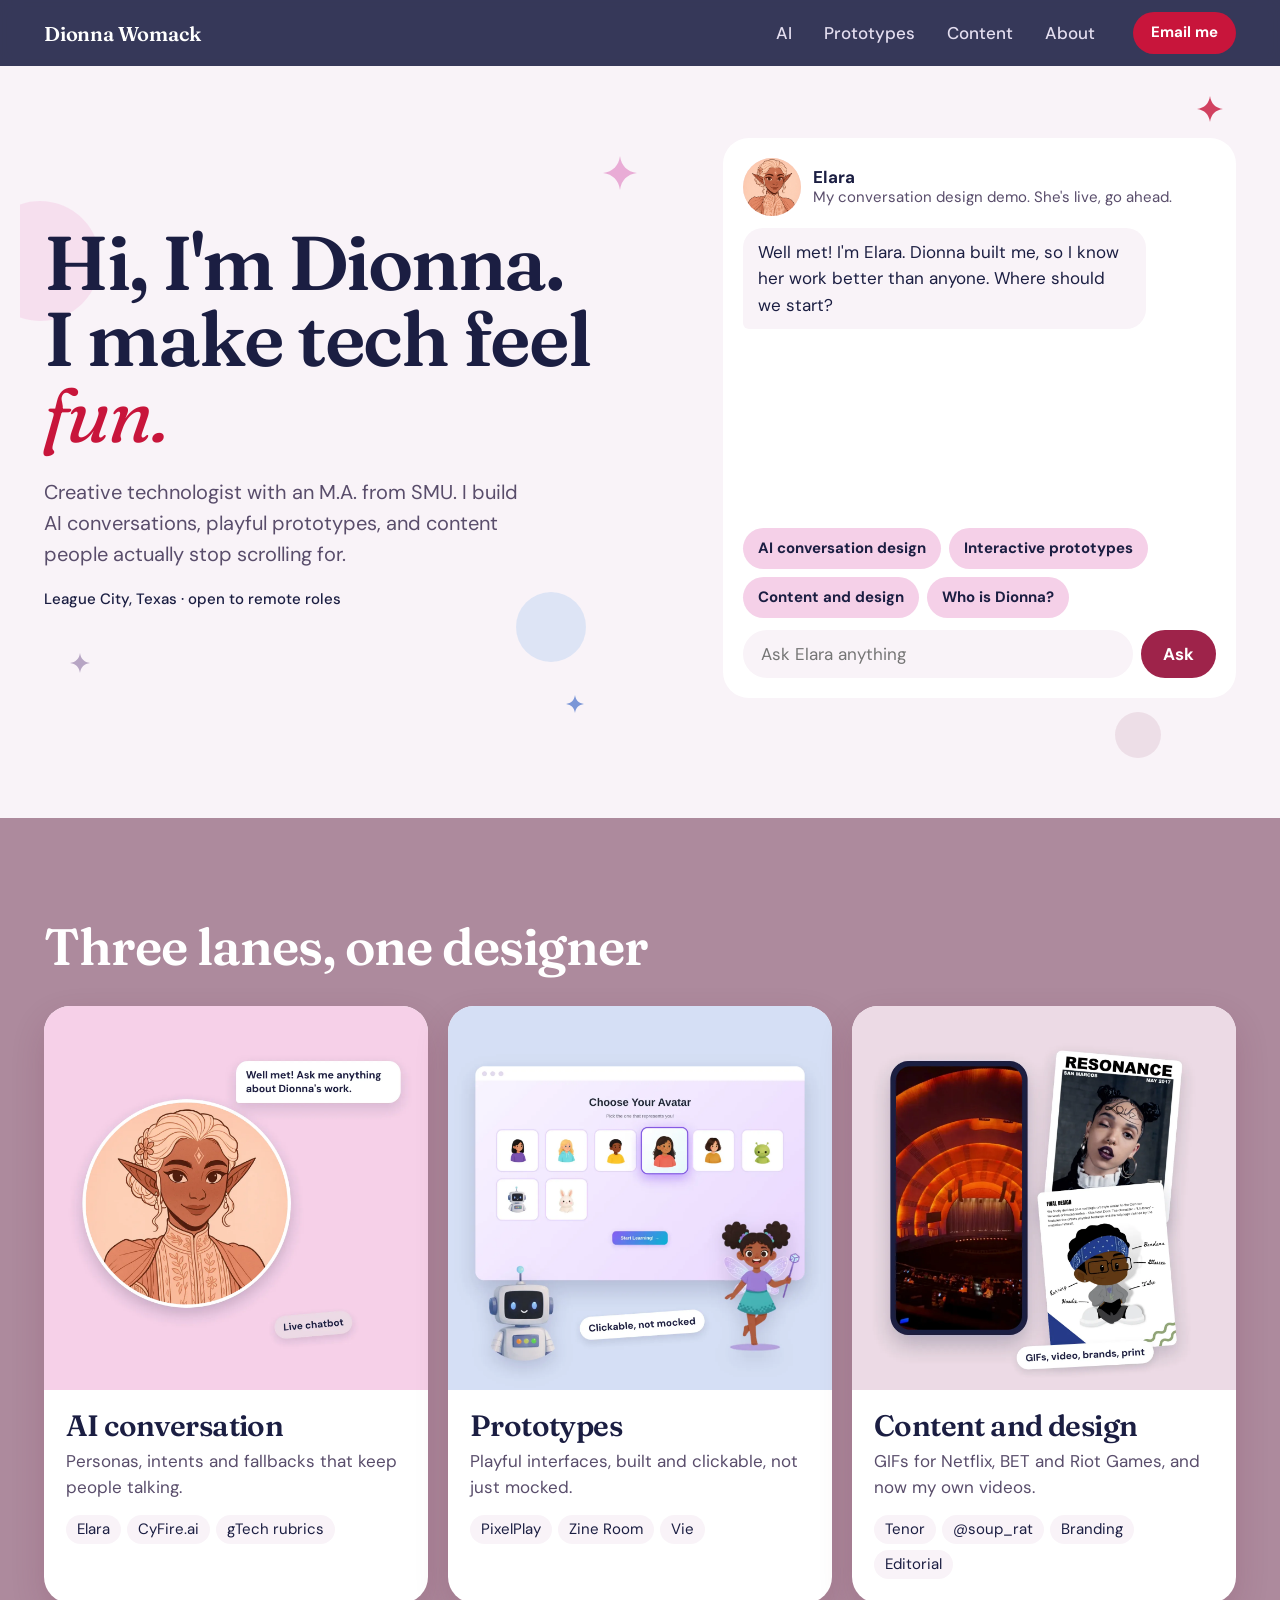
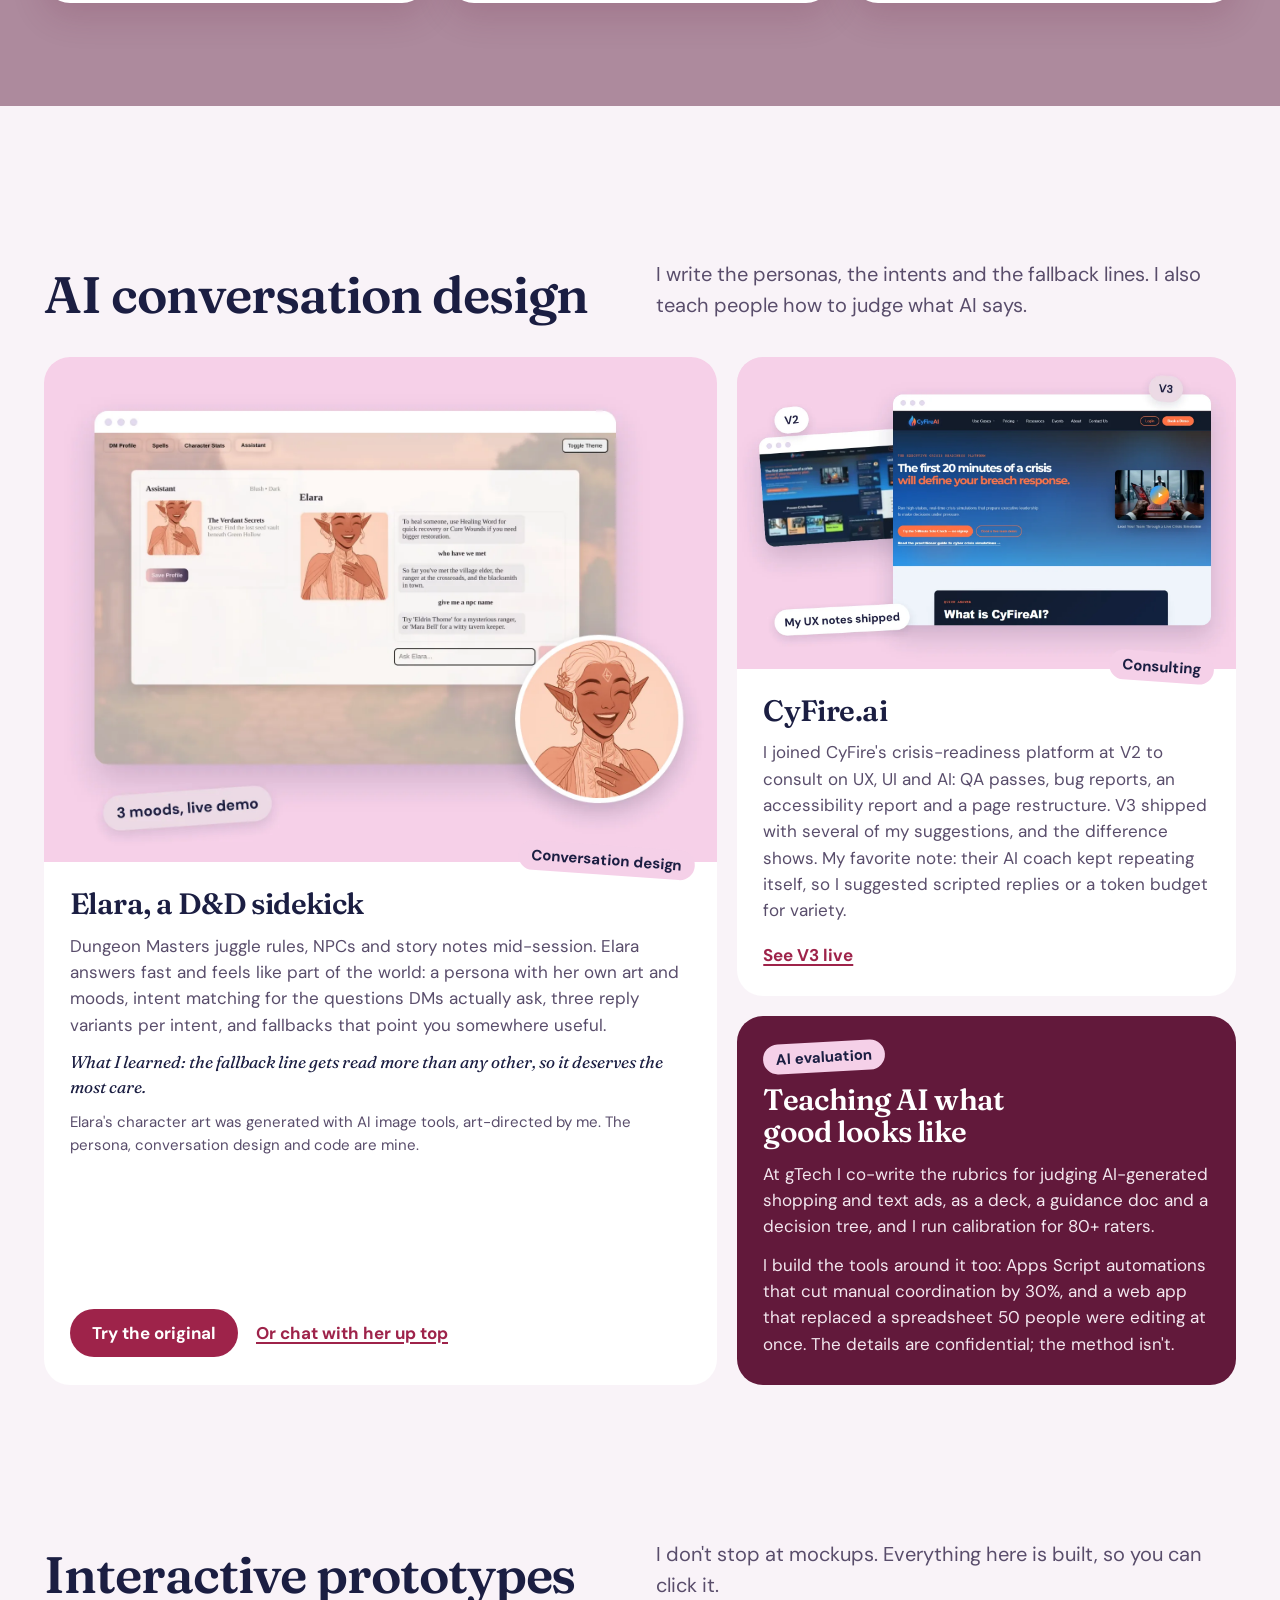
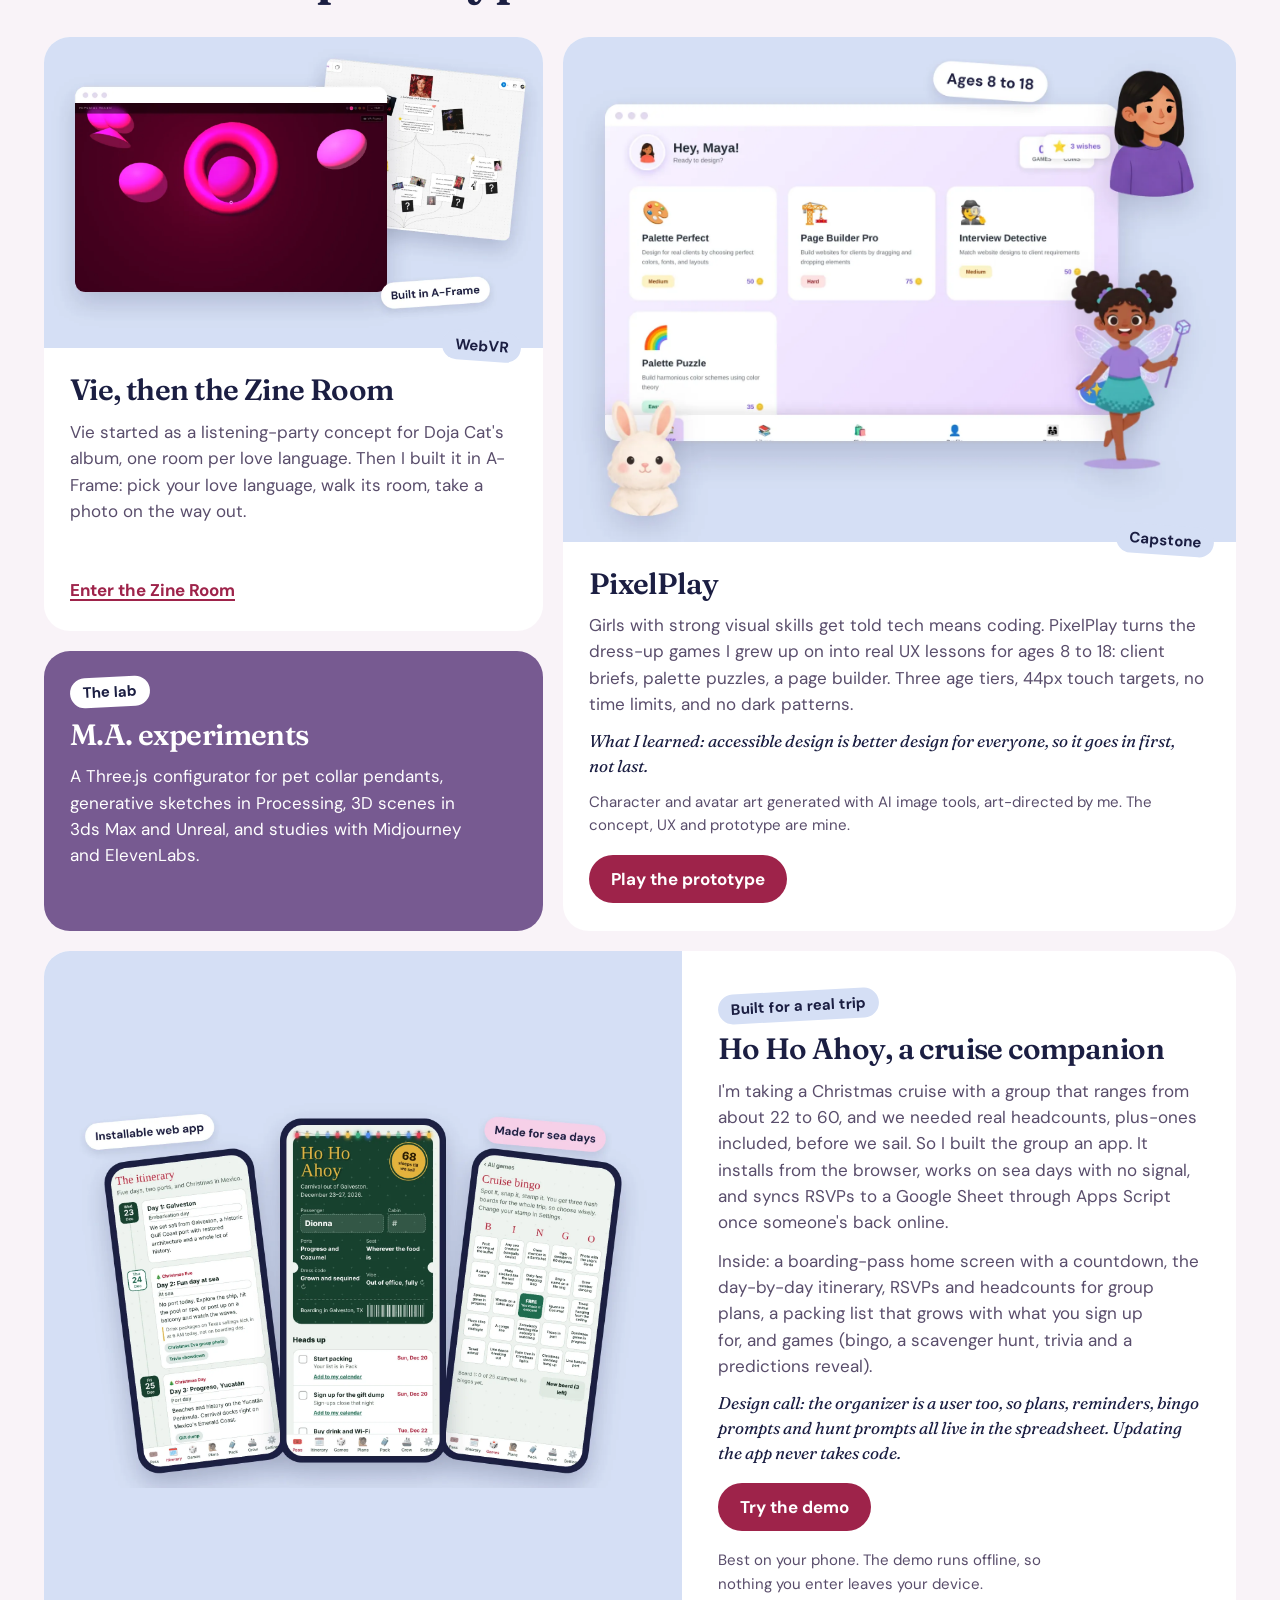
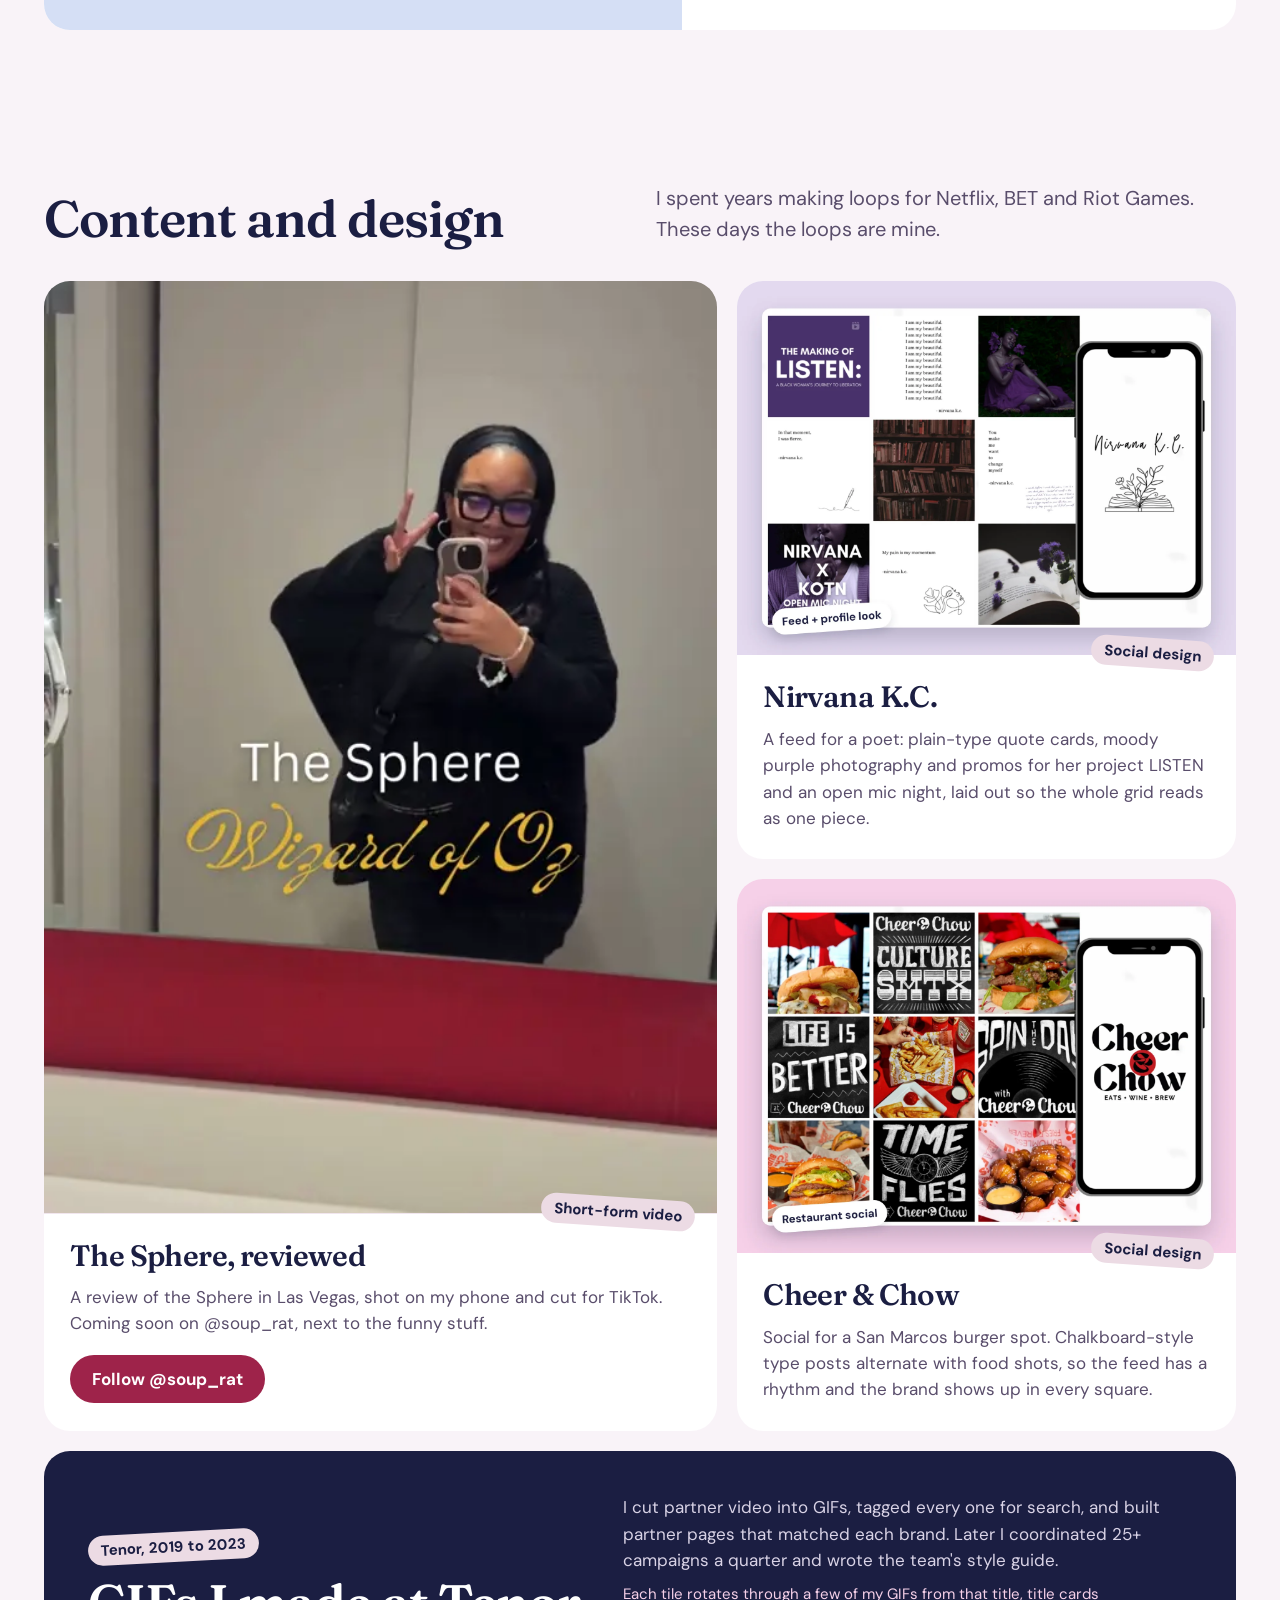
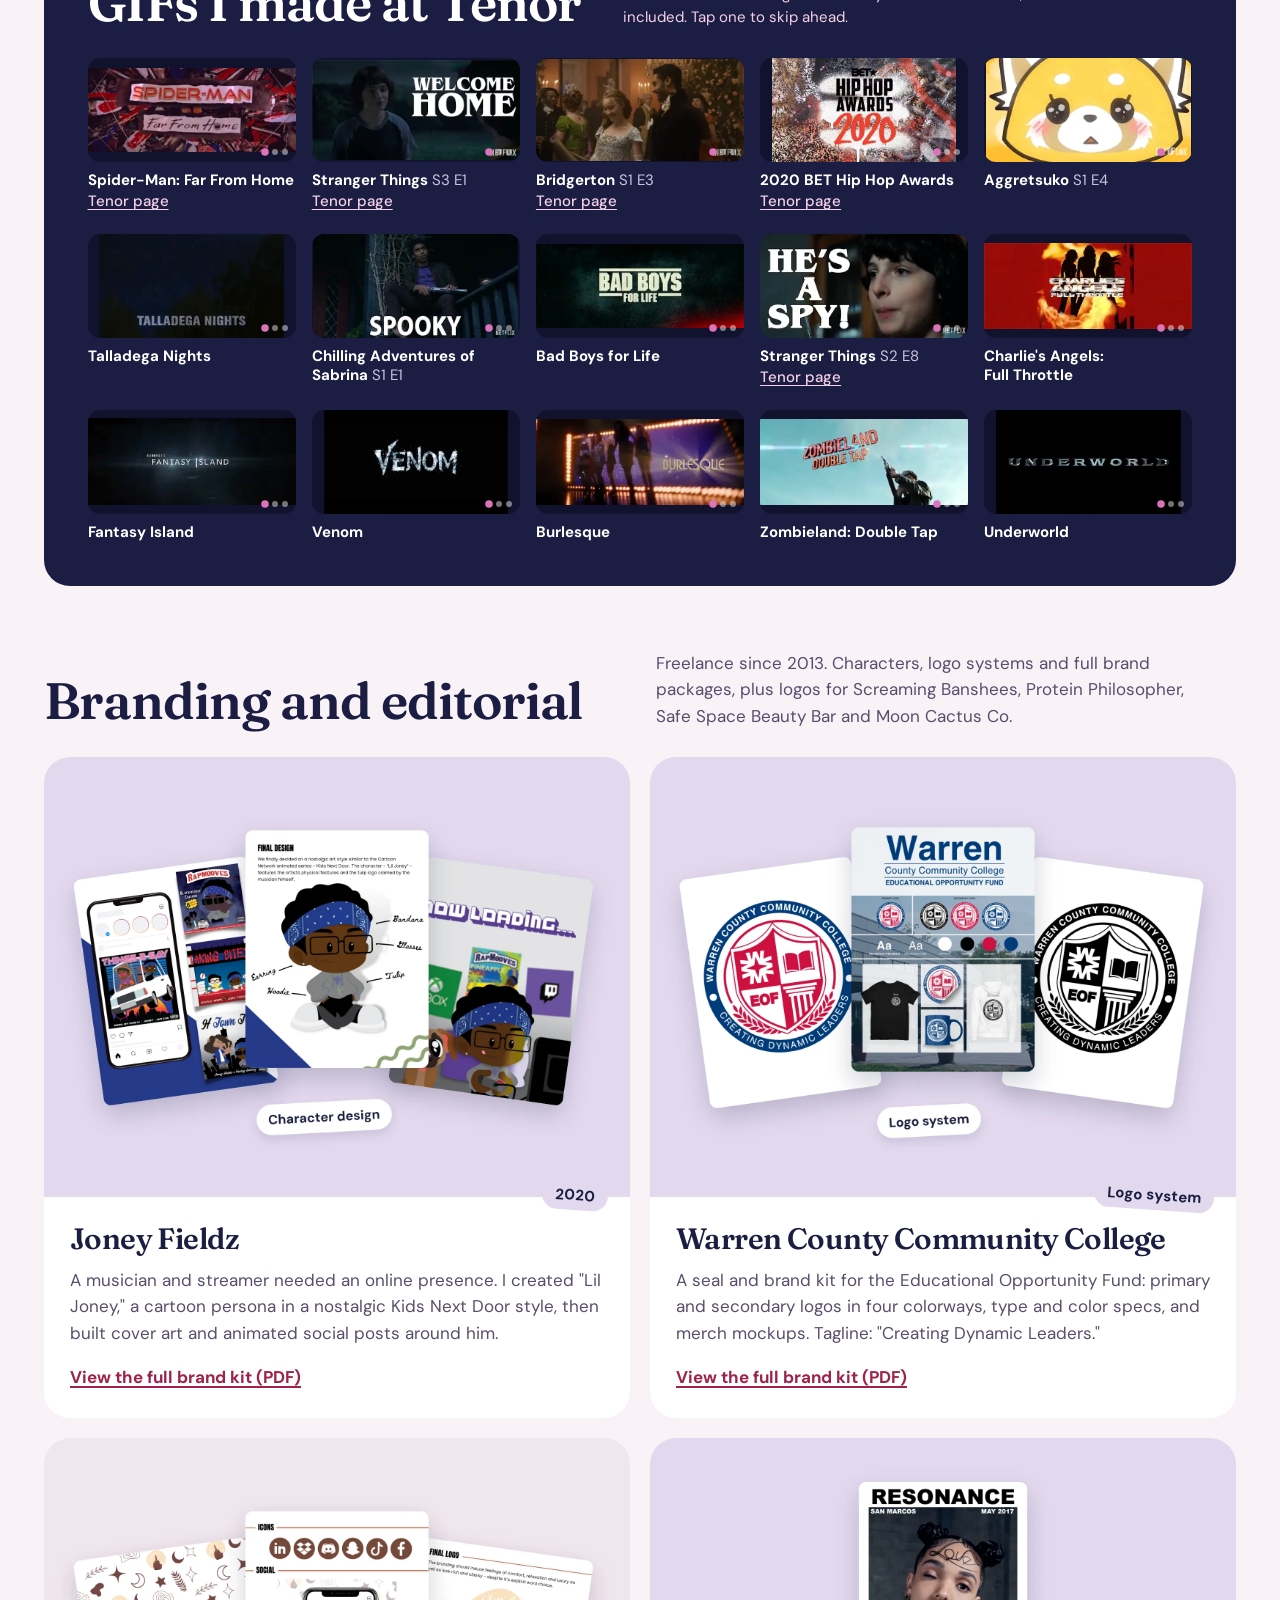
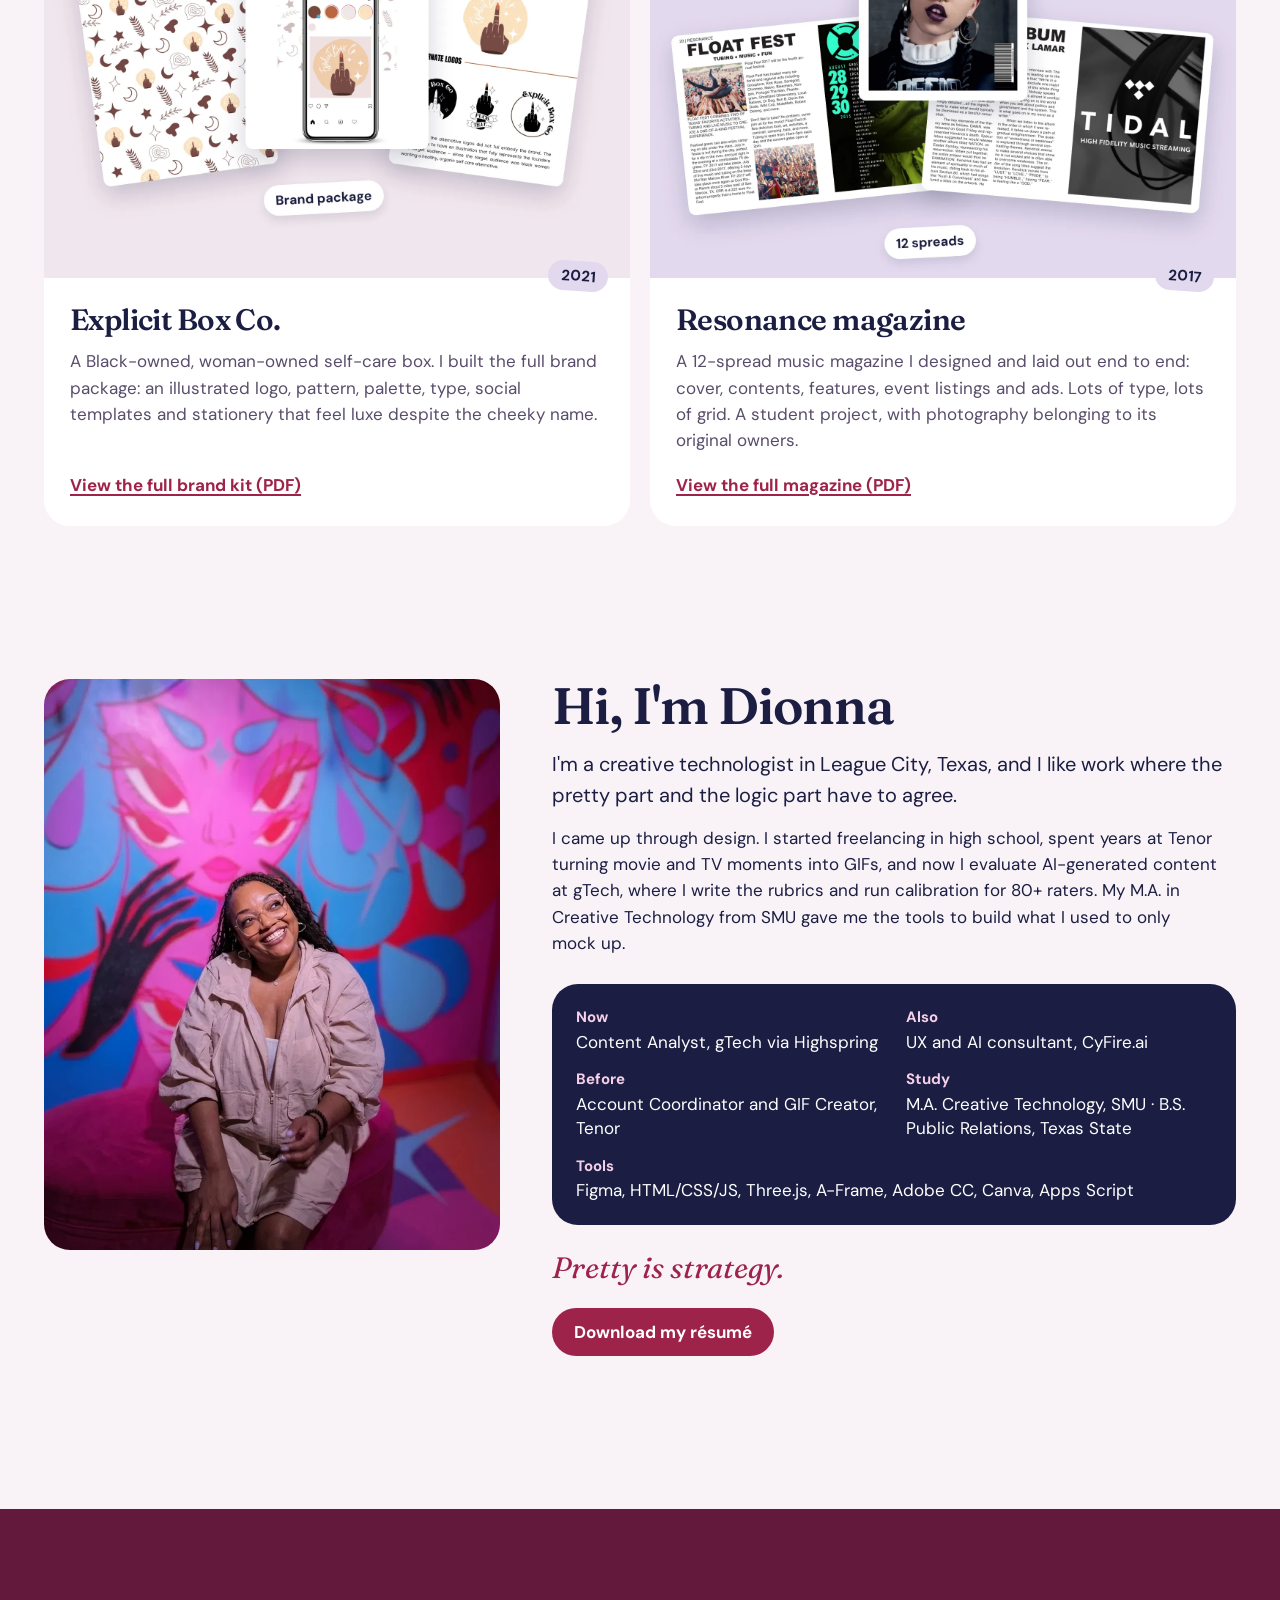
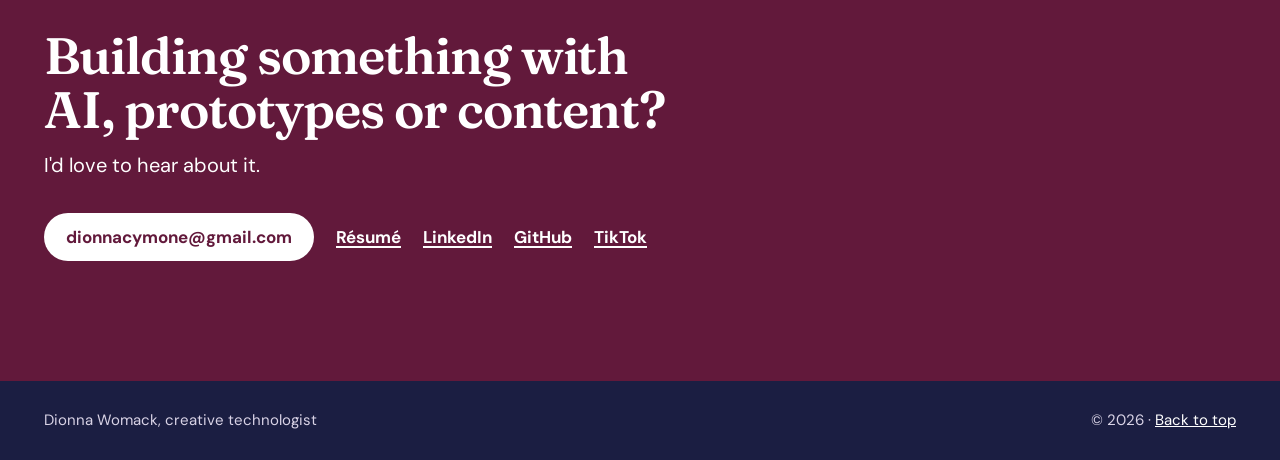
<file: index.html>
<!doctype html>
<html lang="en">
<head>
<meta charset="utf-8">
<meta name="viewport" content="width=device-width, initial-scale=1">
<title>Dionna Womack, Creative Technologist</title>
<meta name="theme-color" content="#62193B">
<link rel="icon" href="img/favicon.svg" type="image/svg+xml">
<meta name="description" content="Dionna Womack designs AI conversations, playful prototypes, and content people actually stop scrolling for. M.A. Creative Technology, SMU.">
<meta property="og:title" content="Dionna Womack, Creative Technologist">
<meta property="og:description" content="AI conversation design, interactive prototypes, and scroll-stopping content.">
<meta property="og:type" content="website">
<meta property="og:url" content="https://dionnawomack.net/">
<meta property="og:image" content="https://dionnawomack.net/img/og-image.jpg">
<meta property="og:image:width" content="1200">
<meta property="og:image:height" content="630">
<meta property="og:image:alt" content="Hi, I'm Dionna. I make tech feel human. Creative technologist, dionnawomack.net">
<meta name="twitter:card" content="summary_large_image">
<meta name="twitter:image" content="https://dionnawomack.net/img/og-image.jpg">
<link rel="preload" href="fonts/fraunces-latin-600-normal.woff2" as="font" type="font/woff2" crossorigin>
<link rel="preload" href="fonts/dm-sans-latin-400-normal.woff2" as="font" type="font/woff2" crossorigin>
<link rel="stylesheet" href="assets/style.css?v=12">
<script>document.documentElement.classList.add('js')</script>
</head>
<body>
<a class="skip" href="#main">Skip to the work</a>

<header class="topbar" id="top">
 <div class="nav wrap">
  <a class="nav__name" href="#main">Dionna Womack</a>
  <nav aria-label="Main" data-nav>
    <a href="#ai">AI</a>
    <a href="#prototypes">Prototypes</a>
    <a href="#content">Content</a>
    <a href="#about">About</a>
  </nav>
  <a class="btn btn--small" href="mailto:dionnacymone@gmail.com?subject=Hi%20Dionna">Email me</a>
 </div>
</header>

<main id="main">

<section class="hero wrap" aria-labelledby="hero-title">
  <div class="sparkles" aria-hidden="true">
    <svg class="sp sp--1" viewBox="0 0 24 24"><path d="M12 0C13 7 17 11 24 12C17 13 13 17 12 24C11 17 7 13 0 12C7 11 11 7 12 0Z"/></svg>
    <svg class="sp sp--2" viewBox="0 0 24 24"><path d="M12 0C13 7 17 11 24 12C17 13 13 17 12 24C11 17 7 13 0 12C7 11 11 7 12 0Z"/></svg>
    <svg class="sp sp--3" viewBox="0 0 24 24"><path d="M12 0C13 7 17 11 24 12C17 13 13 17 12 24C11 17 7 13 0 12C7 11 11 7 12 0Z"/></svg>
    <svg class="sp sp--4" viewBox="0 0 24 24"><path d="M12 0C13 7 17 11 24 12C17 13 13 17 12 24C11 17 7 13 0 12C7 11 11 7 12 0Z"/></svg>
    <span class="bub bub--1"></span><span class="bub bub--2"></span><span class="bub bub--3"></span>
  </div>
  <div class="hero__text">
    <h1 id="hero-title" data-rise style="--i:0">Hi, I'm Dionna.<br> I make tech feel<br> <span class="sr-only">human, fun, interesting and easy.</span><span class="rotator" aria-hidden="true" data-words="human,fun,interesting,easy"><span class="rotator__word">human.</span></span></h1>
    <p class="hero__lede" data-rise style="--i:1">Creative technologist with an M.A. from SMU. I build AI conversations, playful prototypes, and content people actually stop scrolling for.</p>
    <p class="hero__meta" data-rise style="--i:2">League City, Texas · open to remote roles</p>
  </div>

  <div class="chat" data-elara data-rise style="--i:2">
    <div class="chat__who">
      <img src="img/elara_idle.webp" width="700" height="1050" alt="Elara, idle" data-elara-face>
      <p><strong>Elara</strong><span>My conversation design demo. She's live, go ahead.</span></p>
    </div>
    <div class="chat__log" role="log" aria-live="polite" data-elara-log>
      <p class="msg msg--bot">Well met! I'm Elara. Dionna built me, so I know her work better than anyone. Where should we start?</p>
    </div>
    <div class="chat__chips" data-elara-chips>
      <button type="button">AI conversation design</button>
      <button type="button">Interactive prototypes</button>
      <button type="button">Content and design</button>
      <button type="button">Who is Dionna?</button>
    </div>
    <form class="chat__form" data-elara-form>
      <label class="sr-only" for="elara-input">Ask Elara</label>
      <input id="elara-input" type="text" placeholder="Ask Elara anything" autocomplete="off" maxlength="160">
      <button class="btn" type="submit">Ask</button>
    </form>
    <noscript><p class="small">Elara needs JavaScript to talk. Scroll down for the work, or open <a href="demos/elara/index.html">her original demo</a>.</p></noscript>
  </div>
</section>

<div class="band band--mauve">
<section class="lanes wrap" aria-labelledby="lanes-title">
  <h2 id="lanes-title">Three lanes, one designer</h2>
  <div class="lanes__grid">
    <a class="lane" href="#ai" data-reveal>
      <img src="img/lane_ai.webp" width="1400" height="1400" alt="Elara, the conversation persona, saying well met" loading="lazy">
      <div><h3>AI conversation</h3><p>Personas, intents and fallbacks that keep people talking.</p>
      <ul><li>Elara</li><li>CyFire.ai</li><li>gTech rubrics</li></ul></div>
    </a>
    <a class="lane" href="#prototypes" data-reveal style="--d:1">
      <img src="img/lane_proto.webp" width="1400" height="1400" alt="PixelPlay avatar picker with Pixie the fairy guide" loading="lazy">
      <div><h3>Prototypes</h3><p>Playful interfaces, built and clickable, not just mocked.</p>
      <ul><li>PixelPlay</li><li>Zine Room</li><li>Vie</li></ul></div>
    </a>
    <a class="lane" href="#content" data-reveal style="--d:2">
      <img src="img/lane_content.webp" width="1400" height="1400" alt="Sphere video on a phone next to the Resonance cover and Lil Joney" loading="lazy">
      <div><h3>Content and design</h3><p>GIFs for Netflix, BET and Riot Games, and now my own videos.</p>
      <ul><li>Tenor</li><li>@soup_rat</li><li>Branding</li><li>Editorial</li></ul></div>
    </a>
  </div>
</section>
</div>

<section class="lane-section wrap" id="ai" aria-labelledby="ai-title">
  <div class="lane-section__head">
    <h2 id="ai-title">AI conversation design</h2>
    <p>I write the personas, the intents and the fallback lines. I also teach people how to judge what AI says.</p>
  </div>
  <div class="cards">
    <article id="elara-card" class="card card--big" data-reveal>
      <div class="card__pic"><img src="img/th_elara.webp" width="1600" height="1200" alt="The Elara app with her chat panel open" loading="lazy"></div>
      <div class="card__body">
        <span class="sticker s-ai">Conversation design</span>
        <h3>Elara, a D&amp;D sidekick</h3>
        <p>Dungeon Masters juggle rules, NPCs and story notes mid-session. Elara answers fast and feels like part of the world: a persona with her own art and moods, intent matching for the questions DMs actually ask, three reply variants per intent, and fallbacks that point you somewhere useful.</p>
        <p class="card__learned">What I learned: the fallback line gets read more than any other, so it deserves the most care.</p>
        <p class="card__credit">Elara's character art was generated with AI image tools, art-directed by me. The persona, conversation design and code are mine.</p>
        <div class="card__links"><a class="btn" href="demos/elara/index.html">Try the original</a><a class="link" href="#top">Or chat with her up top</a></div>
      </div>
    </article>
    <article id="cyfire" class="card" data-reveal>
      <div class="card__pic"><img src="img/th_cyfire.webp" width="1600" height="1000" alt="CyFire's site at V2, small, next to the redesigned V3 homepage" loading="lazy"></div>
      <div class="card__body">
        <span class="sticker s-ai">Consulting</span>
        <h3>CyFire.ai</h3>
        <p>I joined CyFire's crisis-readiness platform at V2 to consult on UX, UI and AI: QA passes, bug reports, an accessibility report and a page restructure. V3 shipped with several of my suggestions, and the difference shows. My favorite note: their AI coach kept repeating itself, so I suggested scripted replies or a token budget for variety.</p>
        <div class="card__links"><a class="link" href="https://cyfire.ai/">See V3 live</a></div>
      </div>
    </article>
    <article id="rubrics" class="card card--text card--plum" data-reveal>
      <div class="card__body">
        <span class="sticker">AI evaluation</span>
        <h3>Teaching AI what good looks like</h3>
        <p>At gTech I co-write the rubrics for judging AI-generated shopping and text ads, as a deck, a guidance doc and a decision tree, and I run calibration for 80+ raters.</p>
        <p>I build the tools around it too: Apps Script automations that cut manual coordination by 30%, and a web app that replaced a spreadsheet 50 people were editing at once. The details are confidential; the method isn't.</p>
      </div>
    </article>
  </div>
</section>

<section class="lane-section wrap" id="prototypes" aria-labelledby="pr-title">
  <div class="lane-section__head">
    <h2 id="pr-title">Interactive prototypes</h2>
    <p>I don't stop at mockups. Everything here is built, so you can click it.</p>
  </div>
  <div class="cards cards--flip">
    <article id="pixelplay" class="card card--big" data-reveal>
      <div class="card__pic"><img src="img/th_pixelplay.webp" width="1600" height="1200" alt="PixelPlay dashboard with four design games" loading="lazy"></div>
      <div class="card__body">
        <span class="sticker s-ux">Capstone</span>
        <h3>PixelPlay</h3>
        <p>Girls with strong visual skills get told tech means coding. PixelPlay turns the dress-up games I grew up on into real UX lessons for ages 8 to 18: client briefs, palette puzzles, a page builder. Three age tiers, 44px touch targets, no time limits, and no dark patterns.</p>
        <p class="card__learned">What I learned: accessible design is better design for everyone, so it goes in first, not last.</p>
        <p class="card__credit">Character and avatar art generated with AI image tools, art-directed by me. The concept, UX and prototype are mine.</p>
        <div class="card__links"><a class="btn" href="demos/pixelplay/index.html">Play the prototype</a></div>
      </div>
    </article>
    <article id="zine" class="card" data-reveal>
      <div class="card__pic"><img src="img/th_zine.webp" width="1600" height="1000" alt="The Physical Touch room in hot pink, with the Vie concept board behind it" loading="lazy"></div>
      <div class="card__body">
        <span class="sticker s-ux">WebVR</span>
        <h3>Vie, then the Zine Room</h3>
        <p>Vie started as a listening-party concept for Doja Cat's album, one room per love language. Then I built it in A-Frame: pick your love language, walk its room, take a photo on the way out.</p>
        <div class="card__links"><a class="link" href="demos/zine-room/index.html">Enter the Zine Room</a></div>
      </div>
    </article>
    <article id="lab" class="card card--text card--violet" data-reveal>
      <div class="card__body">
        <span class="sticker">The lab</span>
        <h3>M.A. experiments</h3>
        <p>A Three.js configurator for pet collar pendants, generative sketches in Processing, 3D scenes in 3ds Max and Unreal, and studies with Midjourney and ElevenLabs.</p>
      </div>
    </article>
  </div>
  <article id="hohoahoy" class="card card--wide" data-reveal>
    <div class="card__pic"><img src="img/th_hha.webp" width="2000" height="1240" alt="Ho Ho Ahoy on three phones: the itinerary, a boarding-pass home screen and a cruise bingo board" loading="lazy"></div>
    <div class="card__body">
      <span class="sticker s-ux">Built for a real trip</span>
      <h3>Ho Ho Ahoy, a cruise companion</h3>
      <p>I'm taking a Christmas cruise with a group that ranges from about 22 to 60, and we needed real headcounts, plus-ones included, before we sail. So I built the group an app. It installs from the browser, works on sea days with no signal, and syncs RSVPs to a Google Sheet through Apps Script once someone's back online.</p>
      <p>Inside: a boarding-pass home screen with a countdown, the day-by-day itinerary, RSVPs and headcounts for group plans, a packing list that grows with what you sign up for, and games (bingo, a scavenger hunt, trivia and a predictions reveal).</p>
      <p class="card__learned">Design call: the organizer is a user too, so plans, reminders, bingo prompts and hunt prompts all live in the spreadsheet. Updating the app never takes code.</p>
      <div class="card__links"><a class="btn" href="demos/hohoahoy/index.html">Try the demo</a><span class="card__note">Best on your phone. The demo runs offline, so nothing you enter leaves your device.</span></div>
    </div>
  </article>
</section>

<section class="lane-section wrap" id="content" aria-labelledby="ct-title">
  <div class="lane-section__head">
    <h2 id="ct-title">Content and design</h2>
    <p>I spent years making loops for Netflix, BET and Riot Games. These days the loops are mine.</p>
  </div>
  <div class="cards">
    <article id="sphere" class="card card--big card--video" data-reveal>
      <div class="card__pic"><video src="video/sphere_loop.mp4" poster="img/sphere_poster.webp" width="540" height="960" muted loop playsinline autoplay preload="metadata" aria-label="Walking up to the Sphere in Las Vegas"></video></div>
      <div class="card__body">
        <span class="sticker s-content">Short-form video</span>
        <h3>The Sphere, reviewed</h3>
        <p>A review of the Sphere in Las Vegas, shot on my phone and cut for TikTok. Coming soon on @soup_rat, next to the funny stuff.</p>
        <div class="card__links"><a class="btn" href="https://www.tiktok.com/@soup_rat">Follow @soup_rat</a></div>
      </div>
    </article>
    <article id="nirvana" class="card" data-reveal>
      <div class="card__pic card__pic--43"><img src="img/th_nk.webp" width="1600" height="1200" alt="Instagram grid for poet Nirvana K.C.: purple quote cards, an open mic promo and a script logo on a phone" loading="lazy"></div>
      <div class="card__body">
        <span class="sticker s-content">Social design</span>
        <h3>Nirvana K.C.</h3>
        <p>A feed for a poet: plain-type quote cards, moody purple photography and promos for her project LISTEN and an open mic night, laid out so the whole grid reads as one piece.</p>
      </div>
    </article>
    <article id="cheer-chow" class="card" data-reveal style="--d:1">
      <div class="card__pic card__pic--43"><img src="img/th_cc.webp" width="1600" height="1200" alt="Cheer and Chow Instagram grid alternating chalkboard type posts with burger and fries photos" loading="lazy"></div>
      <div class="card__body">
        <span class="sticker s-content">Social design</span>
        <h3>Cheer &amp; Chow</h3>
        <p>Social for a San Marcos burger spot. Chalkboard-style type posts alternate with food shots, so the feed has a rhythm and the brand shows up in every square.</p>
      </div>
    </article>
  </div>

  <section class="gifwall" id="gifs" data-reveal aria-labelledby="gif-title">
    <div class="gifwall__head">
      <div class="gifwall__title"><span class="sticker s-content">Tenor, 2019 to 2023</span>
      <h3 id="gif-title">GIFs I made at Tenor</h3></div>
      <div class="gifwall__copy"><p>I cut partner video into GIFs, tagged every one for search, and built partner pages that matched each brand. Later I coordinated 25+ campaigns a quarter and wrote the team's style guide.</p>
      <p class="gifwall__hint">Each tile rotates through a few of my GIFs from that title, title cards included. Tap one to skip ahead.</p></div>
    </div>
    <ul class="gifwall__grid">
      <li class="gif" data-clips="sm_1,sm_2,sm_3">
        <button class="gif__screen" type="button" aria-label="Show the next GIF from Spider-Man: Far From Home"><video poster="gifs/sm_1.webp" muted loop playsinline preload="none"></video><span class="gif__dots" aria-hidden="true"><i class="is-on"></i><i></i><i></i></span></button>
        <p class="gif__meta"><b>Spider-Man: Far From Home</b><a class="gif__link" href="https://tenor.com/official/SpiderManMovie" target="_blank" rel="noopener">Tenor page</a></p>
      </li>
      <li class="gif" data-clips="st3_1,st3_2,st3_3">
        <button class="gif__screen" type="button" aria-label="Show the next GIF from Stranger Things S3 E1"><video poster="gifs/st3_1.webp" muted loop playsinline preload="none"></video><span class="gif__dots" aria-hidden="true"><i class="is-on"></i><i></i><i></i></span></button>
        <p class="gif__meta"><b>Stranger Things <span>S3 E1</span></b><a class="gif__link" href="https://tenor.com/official/strangerthings" target="_blank" rel="noopener">Tenor page</a></p>
      </li>
      <li class="gif" data-clips="br_1,br_2,br_3">
        <button class="gif__screen" type="button" aria-label="Show the next GIF from Bridgerton S1 E3"><video poster="gifs/br_1.webp" muted loop playsinline preload="none"></video><span class="gif__dots" aria-hidden="true"><i class="is-on"></i><i></i><i></i></span></button>
        <p class="gif__meta"><b>Bridgerton <span>S1 E3</span></b><a class="gif__link" href="https://tenor.com/official/bridgerton" target="_blank" rel="noopener">Tenor page</a></p>
      </li>
      <li class="gif" data-clips="bet_1,bet_2,bet_3">
        <button class="gif__screen" type="button" aria-label="Show the next GIF from 2020 BET Hip Hop Awards"><video poster="gifs/bet_1.webp" muted loop playsinline preload="none"></video><span class="gif__dots" aria-hidden="true"><i class="is-on"></i><i></i><i></i></span></button>
        <p class="gif__meta"><b>2020 BET Hip Hop Awards</b><a class="gif__link" href="https://tenor.com/official/betnetworks" target="_blank" rel="noopener">Tenor page</a></p>
      </li>
      <li class="gif" data-clips="ag_1,ag_2,ag_3">
        <button class="gif__screen" type="button" aria-label="Show the next GIF from Aggretsuko S1 E4"><video poster="gifs/ag_1.webp" muted loop playsinline preload="none"></video><span class="gif__dots" aria-hidden="true"><i class="is-on"></i><i></i><i></i></span></button>
        <p class="gif__meta"><b>Aggretsuko <span>S1 E4</span></b></p>
      </li>
      <li class="gif" data-clips="tn_1,tn_2,tn_3">
        <button class="gif__screen" type="button" aria-label="Show the next GIF from Talladega Nights"><video poster="gifs/tn_1.webp" muted loop playsinline preload="none"></video><span class="gif__dots" aria-hidden="true"><i class="is-on"></i><i></i><i></i></span></button>
        <p class="gif__meta"><b>Talladega Nights</b></p>
      </li>
      <li class="gif" data-clips="sb_1,sb_2,sb_3">
        <button class="gif__screen" type="button" aria-label="Show the next GIF from Chilling Adventures of Sabrina S1 E1"><video poster="gifs/sb_1.webp" muted loop playsinline preload="none"></video><span class="gif__dots" aria-hidden="true"><i class="is-on"></i><i></i><i></i></span></button>
        <p class="gif__meta"><b>Chilling Adventures of Sabrina <span>S1 E1</span></b></p>
      </li>
      <li class="gif" data-clips="bb_1,bb_2,bb_3">
        <button class="gif__screen" type="button" aria-label="Show the next GIF from Bad Boys for Life"><video poster="gifs/bb_1.webp" muted loop playsinline preload="none"></video><span class="gif__dots" aria-hidden="true"><i class="is-on"></i><i></i><i></i></span></button>
        <p class="gif__meta"><b>Bad Boys for Life</b></p>
      </li>
      <li class="gif" data-clips="st2_1,st2_2,st2_3">
        <button class="gif__screen" type="button" aria-label="Show the next GIF from Stranger Things S2 E8"><video poster="gifs/st2_1.webp" muted loop playsinline preload="none"></video><span class="gif__dots" aria-hidden="true"><i class="is-on"></i><i></i><i></i></span></button>
        <p class="gif__meta"><b>Stranger Things <span>S2 E8</span></b><a class="gif__link" href="https://tenor.com/official/strangerthings" target="_blank" rel="noopener">Tenor page</a></p>
      </li>
      <li class="gif" data-clips="ca_1,ca_2,ca_3">
        <button class="gif__screen" type="button" aria-label="Show the next GIF from Charlie's Angels: Full Throttle"><video poster="gifs/ca_1.webp" muted loop playsinline preload="none"></video><span class="gif__dots" aria-hidden="true"><i class="is-on"></i><i></i><i></i></span></button>
        <p class="gif__meta"><b>Charlie's Angels: Full Throttle</b></p>
      </li>
      <li class="gif" data-clips="fi_1,fi_2,fi_3">
        <button class="gif__screen" type="button" aria-label="Show the next GIF from Fantasy Island"><video poster="gifs/fi_1.webp" muted loop playsinline preload="none"></video><span class="gif__dots" aria-hidden="true"><i class="is-on"></i><i></i><i></i></span></button>
        <p class="gif__meta"><b>Fantasy Island</b></p>
      </li>
      <li class="gif" data-clips="vn_1,vn_2,vn_3">
        <button class="gif__screen" type="button" aria-label="Show the next GIF from Venom"><video poster="gifs/vn_1.webp" muted loop playsinline preload="none"></video><span class="gif__dots" aria-hidden="true"><i class="is-on"></i><i></i><i></i></span></button>
        <p class="gif__meta"><b>Venom</b></p>
      </li>
      <li class="gif" data-clips="bq_1,bq_2,bq_3">
        <button class="gif__screen" type="button" aria-label="Show the next GIF from Burlesque"><video poster="gifs/bq_1.webp" muted loop playsinline preload="none"></video><span class="gif__dots" aria-hidden="true"><i class="is-on"></i><i></i><i></i></span></button>
        <p class="gif__meta"><b>Burlesque</b></p>
      </li>
      <li class="gif" data-clips="zl_1,zl_2,zl_3">
        <button class="gif__screen" type="button" aria-label="Show the next GIF from Zombieland: Double Tap"><video poster="gifs/zl_1.webp" muted loop playsinline preload="none"></video><span class="gif__dots" aria-hidden="true"><i class="is-on"></i><i></i><i></i></span></button>
        <p class="gif__meta"><b>Zombieland: Double Tap</b></p>
      </li>
      <li class="gif" data-clips="uw_1,uw_2,uw_3">
        <button class="gif__screen" type="button" aria-label="Show the next GIF from Underworld"><video poster="gifs/uw_1.webp" muted loop playsinline preload="none"></video><span class="gif__dots" aria-hidden="true"><i class="is-on"></i><i></i><i></i></span></button>
        <p class="gif__meta"><b>Underworld</b></p>
      </li>
    </ul>
  </section>

  <div class="subhead">
    <h3>Branding and editorial</h3>
    <p>Freelance since 2013. Characters, logo systems and full brand packages, plus logos for Screaming Banshees, Protein Philosopher, Safe Space Beauty Bar and Moon Cactus Co.</p>
  </div>
  <div class="cards cards--four">
    <article id="joney" class="card" data-reveal>
      <div class="card__pic card__pic--43"><a href="work/joney-fieldz-branding.pdf" target="_blank" rel="noopener"><img src="img/th_joney.webp" width="1600" height="1200" alt="Lil Joney character sheet, cover art and stream screen" loading="lazy"></a></div>
      <div class="card__body">
        <span class="sticker s-design">2020</span>
        <h3>Joney Fieldz</h3>
        <p>A musician and streamer needed an online presence. I created "Lil Joney," a cartoon persona in a nostalgic Kids Next Door style, then built cover art and animated social posts around him.</p>
        <div class="card__links"><a class="link" href="work/joney-fieldz-branding.pdf" target="_blank" rel="noopener">View the full brand kit (PDF)</a></div>
      </div>
    </article>
    <article id="wccc" class="card" data-reveal style="--d:1">
      <div class="card__pic card__pic--43"><a href="work/wccc-eof-brand-kit.pdf" target="_blank" rel="noopener"><img src="img/th_wccc.webp" width="1600" height="1200" alt="Warren County Community College EOF seal, brand sheet and tote bag" loading="lazy"></a></div>
      <div class="card__body">
        <span class="sticker s-design">Logo system</span>
        <h3>Warren County Community College</h3>
        <p>A seal and brand kit for the Educational Opportunity Fund: primary and secondary logos in four colorways, type and color specs, and merch mockups. Tagline: "Creating Dynamic Leaders."</p>
        <div class="card__links"><a class="link" href="work/wccc-eof-brand-kit.pdf" target="_blank" rel="noopener">View the full brand kit (PDF)</a></div>
      </div>
    </article>
    <article id="ebc" class="card" data-reveal style="--d:2">
      <div class="card__pic card__pic--43"><a href="work/explicit-box-co-branding.pdf" target="_blank" rel="noopener"><img src="img/th_ebc.webp" width="1600" height="1200" alt="Explicit Box Co. pattern, social post and logo exploration" loading="lazy"></a></div>
      <div class="card__body">
        <span class="sticker s-design">2021</span>
        <h3>Explicit Box Co.</h3>
        <p>A Black-owned, woman-owned self-care box. I built the full brand package: an illustrated logo, pattern, palette, type, social templates and stationery that feel luxe despite the cheeky name.</p>
        <div class="card__links"><a class="link" href="work/explicit-box-co-branding.pdf" target="_blank" rel="noopener">View the full brand kit (PDF)</a></div>
      </div>
    </article>
    <article id="resonance" class="card" data-reveal style="--d:3">
      <div class="card__pic card__pic--43"><a href="work/resonance-magazine.pdf" target="_blank" rel="noopener"><img src="img/th_mag.webp" width="1600" height="1200" alt="Resonance magazine cover with Float Fest and DAMN spreads" loading="lazy"></a></div>
      <div class="card__body">
        <span class="sticker s-design">2017</span>
        <h3>Resonance magazine</h3>
        <p>A 12-spread music magazine I designed and laid out end to end: cover, contents, features, event listings and ads. Lots of type, lots of grid. A student project, with photography belonging to its original owners.</p>
        <div class="card__links"><a class="link" href="work/resonance-magazine.pdf" target="_blank" rel="noopener">View the full magazine (PDF)</a></div>
      </div>
    </article>
  </div>
</section>

<section class="about wrap" id="about" aria-labelledby="about-title">
  <figure class="about__photo" data-reveal>
    <img src="img/dionna.webp" width="900" height="1125" alt="Dionna Womack" loading="lazy" onerror="this.parentElement.classList.add('is-empty');this.remove()">
    <figcaption aria-hidden="true">DW</figcaption>
  </figure>
  <div class="about__text" data-reveal style="--d:1">
    <h2 id="about-title">Hi, I'm Dionna</h2>
    <p class="about__lede">I'm a creative technologist in League City, Texas, and I like work where the pretty part and the logic part have to agree.</p>
    <p>I came up through design. I started freelancing in high school, spent years at Tenor turning movie and TV moments into GIFs, and now I evaluate AI-generated content at gTech, where I write the rubrics and run calibration for 80+ raters. My M.A. in Creative Technology from SMU gave me the tools to build what I used to only mock up.</p>
    <dl class="about__facts">
      <div><dt>Now</dt><dd>Content Analyst, gTech via Highspring</dd></div>
      <div><dt>Also</dt><dd>UX and AI consultant, CyFire.ai</dd></div>
      <div><dt>Before</dt><dd>Account Coordinator and GIF Creator, Tenor</dd></div>
      <div><dt>Study</dt><dd>M.A. Creative Technology, SMU · B.S. Public Relations, Texas State</dd></div>
      <div><dt>Tools</dt><dd>Figma, HTML/CSS/JS, Three.js, A-Frame, Adobe CC, Canva, Apps Script</dd></div>
    </dl>
    <p class="about__quote">Pretty is strategy.</p>
    <a class="btn resume-btn" href="assets/Dionna_Womack_Resume.pdf" target="_blank" rel="noopener">Download my résumé</a>
  </div>
</section>

<section class="contact" aria-labelledby="contact-title">
  <div class="wrap contact__inner">
    <h2 id="contact-title">Building something with AI, prototypes or content?</h2>
    <p>I'd love to hear about it.</p>
    <div class="contact__links">
      <a class="btn btn--light" href="mailto:dionnacymone@gmail.com?subject=Hi%20Dionna">dionnacymone@gmail.com</a>
      <a class="link link--light" href="assets/Dionna_Womack_Resume.pdf" target="_blank" rel="noopener">Résumé</a>
      <a class="link link--light" href="https://www.linkedin.com/in/dionna-womack/">LinkedIn</a>
      <a class="link link--light" href="https://github.com/HeyDionna">GitHub</a>
      <a class="link link--light" href="https://www.tiktok.com/@soup_rat">TikTok</a>
    </div>
  </div>
</section>

</main>

<div class="footband">
<footer class="foot wrap">
  <p>Dionna Womack, creative technologist</p>
  <p>© 2026 · <a href="#top">Back to top</a></p>
</footer>
</div>

<script src="assets/app.js?v=12" defer></script>
</body>
</html>
</file>
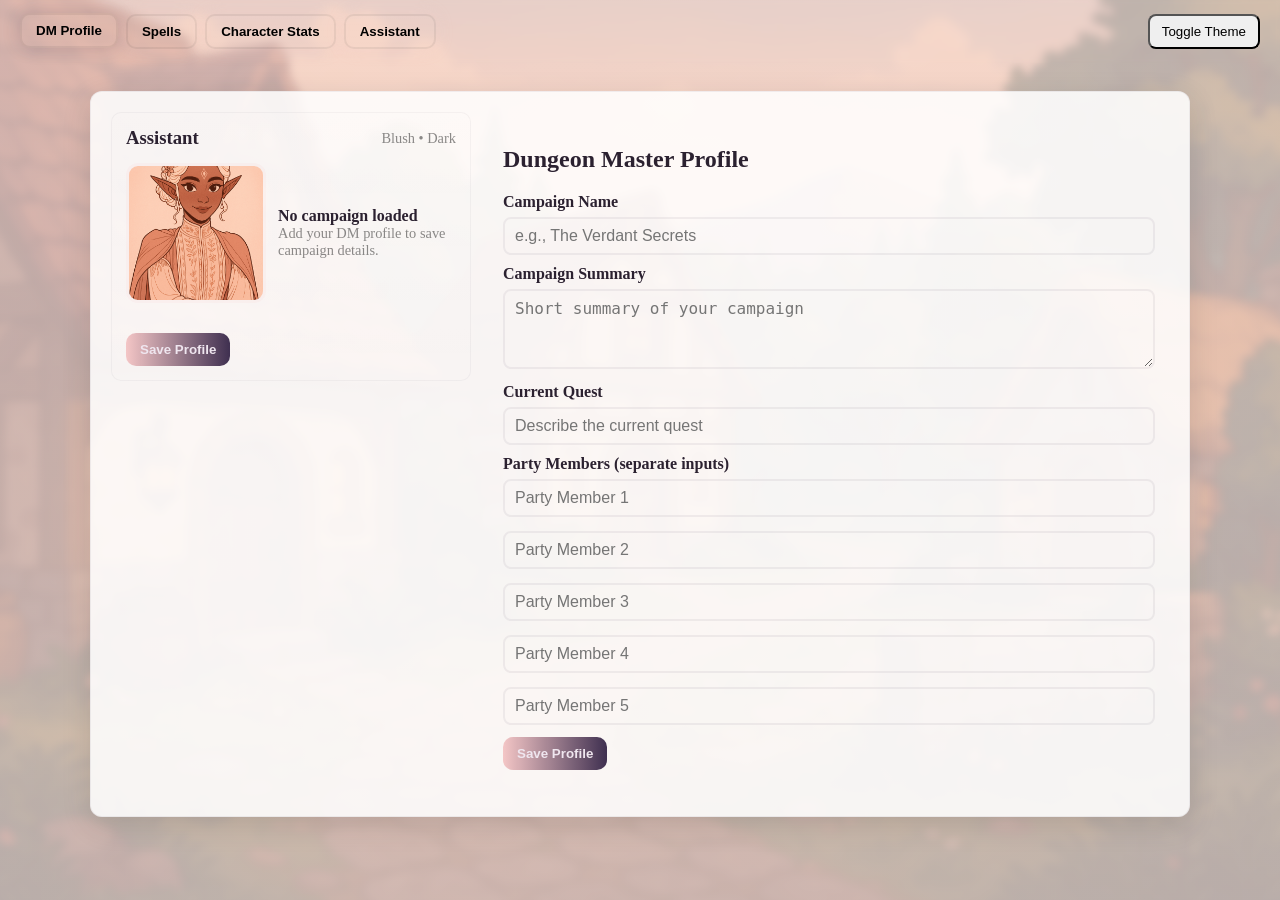
<file: demos/elara/index.html>
<!doctype html>
<html lang="en">
<head>
<meta charset="utf-8" />
<meta name="viewport" content="width=device-width,initial-scale=1" />
<title>DND Assistant — Blush Demo</title>

<style>
/* ======= THEME ======= */
:root{
  --bg-light: #f9eef0;
  --text-light: #2b2130;
  --bg-dark: #1a1024;
  --text-dark: #efe6ef;
  --accent-blush: #f4c6c6;
  --accent-deep: #2b1b3f;
  --panel-alpha: 0.86;
  --neon-glow: 0 0 18px rgba(244,198,198,0.18);
  --radius: 12px;
}
*{box-sizing:border-box}
body{
  margin:0; font-family: Georgia, "Times New Roman", serif;
  background:var(--bg-light); color:var(--text-light);
  min-height:100vh; -webkit-font-smoothing:antialiased;
}
body.dark{ background:var(--bg-dark); color:var(--text-dark); }

/* Background image (fixed) with partial transparency */
.bg-fixed {
  position: fixed;
  inset: 0;
  z-index: -2;
  background-size: cover;
  background-position: center;
  filter: blur(4px) saturate(0.95);
  transform: scale(1.02);
  opacity: 0.4; /* lets theme color shine through */
}

/* Overlay tint that changes with theme */
.bg-overlay {
  position: fixed;
  inset: 0;
  z-index: -1;
  background: linear-gradient(180deg, rgba(244,198,198,0.25), rgba(244,198,198,0.25));
  pointer-events: none;
}


/* ======= NAV ======= */
nav {
  display:flex; gap:12px; padding:14px 20px; align-items:center;
  backdrop-filter: blur(2px);
}
nav .tabs { display:flex; gap:8px; }
.tab-btn {
  padding:8px 14px; border-radius:10px; cursor:pointer; border:2px solid rgba(0,0,0,0.06);
  background: linear-gradient(180deg, rgba(255,255,255,0.02), rgba(255,255,255,0));
  font-weight:600; box-shadow: var(--neon-glow);
}
.tab-btn.active { box-shadow: 0 0 18px rgba(43,27,63,0.18); transform: translateY(-1px); }
#themeToggle { margin-left:auto; padding:8px 12px; border-radius:8px; cursor:pointer; }

/* ======= MAIN PANEL ======= */
.container {
  max-width:1100px; margin:28px auto; padding:20px; border-radius:var(--radius);
  background: rgba(255,255,255,var(--panel-alpha));
  box-shadow: 0 8px 30px rgba(0,0,0,0.12);
  border: 1px solid rgba(43,27,63,0.06);
}
body.dark .container {
  background: rgba(15,9,20,0.66);
  border: 1px solid rgba(244,198,198,0.06);
}

/* ======= LAYOUT ======= */
.grid {
  display:grid; grid-template-columns: 360px 1fr; gap:18px; align-items:start;
}
@media (max-width:900px){
  .grid { grid-template-columns: 1fr; }
}

/* LEFT COL */
.left-col {
  padding:14px; border-radius:10px; background: linear-gradient(180deg, rgba(255,255,255,0.02), rgba(255,255,255,0));
  border:1px solid rgba(43,27,63,0.04);
}
.avatar-wrap { width:100%; display:flex; align-items:center; gap:12px; }
.avatar {
  width:140px; height:140px; border-radius:12px; overflow:hidden; flex:0 0 140px;
  border: 3px solid rgba(244,198,198,0.12); display:block;
}
.avatar img { width:100%; height:100%; object-fit:cover; display:block; }

/* Bounce anim */
@keyframes avatarBounce {
  0% { transform: translateY(0); }
  40% { transform: translateY(-14px); }
  70% { transform: translateY(4px); }
  100% { transform: translateY(0); }
}
.bounce { animation: avatarBounce 600ms cubic-bezier(.2,.8,.2,1); }

/* RIGHT COL */
.right-col { padding:14px; min-height:420px; position:relative; }
.section { display:none; animation: fadeIn 220ms ease both; }
.section.active { display:block; }
@keyframes fadeIn { from { opacity:0; transform: translateY(6px); } to { opacity:1; transform:none; } }

/* Forms */
label { display:block; margin-top:10px; font-weight:600; }
input[type=text], textarea {
  width:100%; padding:8px 10px; border-radius:8px; margin-top:6px;
  border:2px solid rgba(43,27,63,0.06); background:transparent;
  color:inherit; font-size:1rem;
}
textarea { min-height:80px; resize:vertical; }
.save-btn {
  margin-top:12px; padding:9px 14px; border-radius:10px; cursor:pointer; border:none;
  background: linear-gradient(90deg,var(--accent-blush), rgba(43,27,63,0.9));
  color: var(--text-dark); font-weight:700;
}

/* Chat */
.chat-area { display:flex; flex-direction:column; gap:12px; }
.chat-log {
  flex:1; min-height:280px; max-height:320px; overflow-y:auto;
  padding:10px; border-radius:10px; border:1px solid rgba(43,27,63,0.06);
  background: rgba(255,255,255,0.03); font-family:inherit;
}
.chat-entry { margin:8px 0; padding:8px 10px; border-radius:8px; max-width:78%; }
.chat-entry.user { margin-left:auto; background: linear-gradient(90deg, rgba(255,255,255,0.02), rgba(244,198,198,0.06)); font-weight:700; }
.chat-entry.assistant { background: rgba(43,27,63,0.06); color:inherit; }

/* Inputs */
.chat-input-row { display:flex; gap:8px; margin-top:8px; }
#chatInput { flex:1; padding:10px; border-radius:8px; border:2px solid rgba(43,27,63,0.06); }
#sendBtn { padding:10px 16px; border-radius:8px; cursor:pointer; border:none; background:var(--accent-blush); font-weight:700; }

/* Parchment overlay */
.parchment { position: absolute; inset:0; pointer-events:none; opacity:0.06;
  background-image: linear-gradient(180deg, rgba(255,255,255,0.02), transparent); }

/* misc */
.small { font-size:0.9rem; color: rgba(0,0,0,0.45) }
body.dark .small { color: rgba(255,255,255,0.55) }
.footer { text-align:center; margin-top:12px; font-size:0.85rem; opacity:0.9; }
</style>
</head>
<body>
  <!-- Fixed blurred background -->
  <div class="bg-fixed" id="bg" aria-hidden="true"></div>
  <div class="bg-overlay" aria-hidden="true"></div>

  <!-- Top nav -->
  <nav>
    <div class="tabs">
      <button class="tab-btn active" data-tab="profile">DM Profile</button>
      <button class="tab-btn" data-tab="spells">Spells</button>
      <button class="tab-btn" data-tab="stats">Character Stats</button>
      <button class="tab-btn" data-tab="assistant">Assistant</button>
    </div>
    <button id="themeToggle">Toggle Theme</button>
  </nav>

  <!-- Main container -->
  <div class="container" role="main">
    <div class="grid">
      <!-- LEFT column -->
      <aside class="left-col" aria-label="Left column">
        <div style="display:flex;justify-content:space-between;align-items:center;">
          <h3 style="margin:0">Assistant</h3>
          <div class="small">Blush • Dark</div>
        </div>

        <div class="avatar-wrap" style="margin-top:14px;">
          <div class="avatar" id="avatarBox" aria-hidden="false">
            <img id="avatarImg" alt="Assistant portrait (idle)" />
          </div>
          <div style="flex:1">
            <div id="profileQuick">
              <strong id="quickCampaign">No campaign loaded</strong>
              <div class="small" id="quickQuest">Add your DM profile to save campaign details.</div>
            </div>
          </div>
        </div>

        <div style="margin-top:18px;">
          <button id="saveProfileQuick" class="save-btn">Save Profile</button>
        </div>
      </aside>

      <!-- RIGHT column -->
      <div class="right-col">
        <div class="parchment" aria-hidden="true"></div>

        <!-- Profile -->
        <section id="profile" class="section active" aria-label="DM Profile">
          <h2>Dungeon Master Profile</h2>
          <form id="dmForm">
            <label for="campaignName">Campaign Name</label>
            <input id="campaignName" type="text" placeholder="e.g., The Verdant Secrets" />

            <label for="campaignSummary">Campaign Summary</label>
            <textarea id="campaignSummary" placeholder="Short summary of your campaign"></textarea>

            <label for="currentQuest">Current Quest</label>
            <input id="currentQuest" type="text" placeholder="Describe the current quest" />

            <label>Party Members (separate inputs)</label>
            <div style="display:flex;gap:8px;flex-wrap:wrap;">
              <input class="pm" type="text" placeholder="Party Member 1" />
              <input class="pm" type="text" placeholder="Party Member 2" />
              <input class="pm" type="text" placeholder="Party Member 3" />
              <input class="pm" type="text" placeholder="Party Member 4" />
              <input class="pm" type="text" placeholder="Party Member 5" />
            </div>

            <button class="save-btn" id="saveProfile">Save Profile</button>
          </form>
        </section>

        <!-- Spells -->
        <section id="spells" class="section" aria-label="Spells">
          <h2>Spells</h2>
          <p>Example spell list — brief descriptions for quick reference.</p>
          <ul>
            <li><strong>Fireball</strong> — A burst of flame that affects an area. (Requires spell slot)</li>
            <li><strong>Healing Word</strong> — A quick healing spell for allies at range.</li>
            <li><strong>Mage Armor</strong> — Grants protective magical armor for a time.</li>
            <li><strong>Invisibility</strong> — Makes a creature unseen until they act.</li>
          </ul>
        </section>

        <!-- Character Stats -->
        <section id="stats" class="section" aria-label="Character Stats">
          <h2>Character Stats (Sample)</h2>
          <p><strong>Name:</strong> Lysara Moonbrook</p>
          <p><strong>Class:</strong> Bard (College of Lore)</p>
          <p><strong>Level:</strong> 5</p>
          <p><strong>HP:</strong> 38 / 38 &nbsp; <strong>AC:</strong> 14</p>
          <p><strong>STR:</strong> 10 &nbsp; <strong>DEX:</strong> 14 &nbsp; <strong>CON:</strong> 12</p>
          <p><strong>INT:</strong> 13 &nbsp; <strong>WIS:</strong> 11 &nbsp; <strong>CHA:</strong> 18</p>
          <p class="small">This is a placeholder. Replace or expand fields with your party's real stats.</p>
        </section>

        <!-- Assistant -->
        <section id="assistant" class="section" aria-label="Assistant Chat">
          <h2>Elara</h2>

          <div class="chat-area">
            <div style="display:flex;gap:12px;align-items:flex-start;">
              <!-- Avatar is on left (larger) -->
              <div style="width:220px;flex:0 0 220px;">
                <div class="avatar" style="width:220px;height:220px;border-radius:14px;">
                  <img id="chatAvatar" src="" alt="Assistant portrait" />
                </div>
              </div>

              <!-- Chat log on right -->
              <div style="flex:1;">
                <div id="chatLog" class="chat-log" role="log" aria-live="polite"></div>

                <form id="chatForm" class="chat-input-row" style="margin-top:10px;">
                  <input id="chatInput" type="text" placeholder="Ask Elara..." autocomplete="off" />
                  <button id="sendBtn" type="submit">Send</button>
                </form>
              </div>
            </div>
          </div>

        </section>

        <div class="footer"></div>
      </div>
    </div>
  </div>

<script>
/* ======= IMAGE PATHS (put files in /images next to this HTML) ======= */
const avatarIdleData = "images/avatar_idle.png";
const avatarThinkingData = "images/avatar_thinking.png";
const avatarHappyData = "images/avatar_happy.png";
const bgData = "images/background_blurred.png";

/* ======= INIT BACKGROUND ======= */
document.getElementById('bg').style.backgroundImage = `url(${bgData})`;

/* ======= THEME ======= */
const themeToggle = document.getElementById('themeToggle');
function setDark(on) {
  document.body.classList.toggle('dark', on);
  localStorage.setItem('dnd_theme_dark', on ? '1' : '0');
}
setDark(localStorage.getItem('dnd_theme_dark') === '1');
themeToggle.addEventListener('click', () => setDark(!document.body.classList.contains('dark')));

/* ======= TABS ======= */
const tabs = document.querySelectorAll('.tab-btn');
const sections = document.querySelectorAll('.section');
tabs.forEach(btn => {
  btn.addEventListener('click', () => {
    tabs.forEach(b => b.classList.remove('active'));
    btn.classList.add('active');
    const which = btn.dataset.tab;
    sections.forEach(sec => sec.classList.toggle('active', sec.id === which));
  });
});

/* ======= PROFILE SAVE/LOAD ======= */
const dmForm = document.getElementById('dmForm');
const saveProfile = document.getElementById('saveProfile');
const saveProfileQuick = document.getElementById('saveProfileQuick');
function saveProfileData() {
  const data = {
    campaignName: document.getElementById('campaignName').value,
    campaignSummary: document.getElementById('campaignSummary').value,
    currentQuest: document.getElementById('currentQuest').value,
    party: Array.from(document.querySelectorAll('.pm')).map(i => i.value).filter(Boolean),
  };
  localStorage.setItem('dnd_profile', JSON.stringify(data));
  updateQuickView();
}
function loadProfileData() {
  const s = localStorage.getItem('dnd_profile');
  if (!s) return;
  try {
    const data = JSON.parse(s);
    document.getElementById('campaignName').value = data.campaignName || '';
    document.getElementById('campaignSummary').value = data.campaignSummary || '';
    document.getElementById('currentQuest').value = data.currentQuest || '';
    const pm = document.querySelectorAll('.pm');
    pm.forEach((el, idx) => el.value = data.party[idx] || '');
  } catch(e){}
}
function updateQuickView(){
  const s = localStorage.getItem('dnd_profile');
  if (!s) {
    document.getElementById('quickCampaign').textContent = 'No campaign loaded';
    document.getElementById('quickQuest').textContent = 'Add your DM profile to save campaign details.';
    return;
  }
  try {
    const data = JSON.parse(s);
    document.getElementById('quickCampaign').textContent = data.campaignName || 'Untitled Campaign';
    document.getElementById('quickQuest').textContent = data.currentQuest ? 'Quest: ' + data.currentQuest : (data.campaignSummary || '');
  } catch(e){}
}
saveProfile.addEventListener('click', (e) => { e.preventDefault(); saveProfileData(); });
saveProfileQuick.addEventListener('click', (e) => { e.preventDefault(); saveProfileData(); });
loadProfileData(); updateQuickView();

/* ======= AVATAR STATE MGMT ======= */
const avatarImg = document.getElementById('avatarImg');
const chatAvatar = document.getElementById('chatAvatar');
let currentState = 'idle';
function setAvatarState(state) {
  if (state === currentState) return;
  currentState = state;
  const img = state === 'thinking' ? avatarThinkingData : state === 'eureka' ? avatarHappyData : avatarIdleData;
  avatarImg.classList.remove('bounce'); chatAvatar.classList.remove('bounce');
  void avatarImg.offsetWidth;
  avatarImg.src = img; chatAvatar.src = img;
  avatarImg.classList.add('bounce'); chatAvatar.classList.add('bounce');
}
/* Preload idle so no flash */
const preloadIdle = new Image();
preloadIdle.src = avatarIdleData;
preloadIdle.onload = () => { avatarImg.src = avatarIdleData; chatAvatar.src = avatarIdleData; };

/* ======= CANNED RESPONSES (case-sensitive) ======= */
const chatLog = document.getElementById('chatLog');
const chatForm = document.getElementById('chatForm');
const chatInput = document.getElementById('chatInput');

const canned = [
  {
    triggers: [/how do i heal( people)?/, /how can i heal/, /how to heal/],
    responses: [
      "To heal someone, use Healing Word for quick recovery or Cure Wounds if you need bigger restoration.",
      "Healing usually comes from spells (like Cure Wounds) or potions. Healing Word works great mid-combat.",
      "Try a healing spell such as Healing Word or Cure Wounds, or use a healing potion from your inventory.",
    ],
    emotion: 'eureka'
  },
  {
    triggers: [/who have i met so far/, /who have we met/, /list of npcs/],
    responses: [
      "So far you've met the village elder, the ranger at the crossroads, and the blacksmith in town.",
      "You've encountered the village elder, a cloaked ranger, and the local blacksmith with a quick smile.",
      "Your party's met the elder of Green Hollow, a mysterious ranger, and the burly town blacksmith.",
    ],
    emotion: 'thinking'
  },
  {
    triggers: [/where are we/, /current place/, /location/],
    responses: [
      "You're in Green Hollow, a small village near the enchanted forest.",
      "The party is currently in Green Hollow, on the edge of an ancient wood.",
      "Right now, you are located in the village of Green Hollow, close to the forest path.",
    ],
    emotion: 'idle'
  },
  {
    triggers: [/who am i/, /who am I/, /my character/, /character info/],
    responses: [
      "You are the party's heart: a cunning adventurer with sharp wits and an eye for story.",
      "Your character is a seasoned hero — clever in plans and steady in battle.",
      "You're the group's lead — bold in the face of danger and ready with a plan.",
    ],
    emotion: 'eureka'
  },
  {
    triggers: [/can i use fireball/, /fireball spell/, /casting fireball/],
    responses:[
      "You can cast Fireball if you have it prepared and have an available spell slot.",
      "If Fireball is in your spell list and you have the slot, then yes — it's an area-effect spell.",
      "Fireball requires a spell slot and proper casting preparation; check your spell list and slot count.",
    ],
    emotion: 'thinking'
  },
  // Fun extras
  {
    triggers: [/give me a npc name/, /suggest an npc name/],
    responses:[
      "Try 'Eldrin Thorne' for a mysterious ranger, or 'Mara Bell' for a witty tavern keeper.",
      "How about 'Jora Quickfoot' for a rogue-ish friendly face, or 'Borin Ashmantle' the smith?",
      "Consider 'Elys Windbrook' for a helpful herbalist or 'Torren Vale' for a brooding knight.",
    ],
    emotion: 'eureka'
  },
  {
    triggers: [/what's the next encounter/, /next encounter/],
    responses:[
      "A few bandits ambush the road ahead — consider a traveler's distraction or a quick ambush check.",
      "The next encounter could be a small patrol of goblins scouting near a ruined bridge.",
      "You might meet a lost merchant with a minor puzzle or request; perfect for roleplay.",
    ],
    emotion: 'thinking'
  },
];

function findCannedMatch(text) {
  for (const entry of canned) { for (const r of entry.triggers) { if (r.test(text)) return entry; } }
  return null;
}

function appendChat(text, sender='assistant') {
  const d = document.createElement('div');
  d.className = 'chat-entry ' + (sender === 'user' ? 'user' : 'assistant');
  d.textContent = text;
  chatLog.appendChild(d);
  chatLog.scrollTop = chatLog.scrollHeight;
}

chatForm.addEventListener('submit', async (ev) => {
  ev.preventDefault();
  const userText = chatInput.value.trim();
  if (!userText) return;
  appendChat(userText, 'user');
  chatInput.value = '';

  setAvatarState('thinking');

  const cannedEntry = findCannedMatch(userText);
  if (cannedEntry) {
    const resp = cannedEntry.responses[Math.floor(Math.random() * cannedEntry.responses.length)];
    setTimeout(() => { setAvatarState(cannedEntry.emotion || 'idle'); appendChat(resp, 'assistant'); }, 650);
    return;
  }

  // Silent fallback (optional): set your API key with localStorage.setItem('gemini_api_key','YOUR_API_KEY_HERE');
  try {
    const apiKey = localStorage.getItem('gemini_api_key');
    if (apiKey) {
      // Placeholder example fetch (replace with your real endpoint if desired)
      const resp = await fetch('https://example.com/your-gemini-endpoint', { method:'POST' });
      if (resp.ok) {
        setAvatarState('idle'); appendChat("Here's a thought from the archives…", 'assistant'); return;
      }
    }
  } catch(e){ /* silent */ }

  setAvatarState('idle');
  const fallbackVariants = [
    "Hmm, that's a curious question. Try rephrasing or ask about spells, NPCs, or locations.",
    "I'm not sure on that one right now—try asking about healing, spells, or who you've met.",
    "That's an interesting ask! I don't have a canned answer for this, but try: 'give me an NPC name' or 'how to heal'."
  ];
  appendChat(fallbackVariants[Math.floor(Math.random() * fallbackVariants.length)], 'assistant');
});

/* tiny UX nicety */
chatInput.addEventListener('keydown', (e) => { if (e.key === 'Escape') chatInput.value = ''; });
appendChat("Hello — I'm your DND assistant! Ask me about healing, locations, NPCs, or spells.", 'assistant');
setAvatarState('idle');
</script>
</body>
</html>
</file>
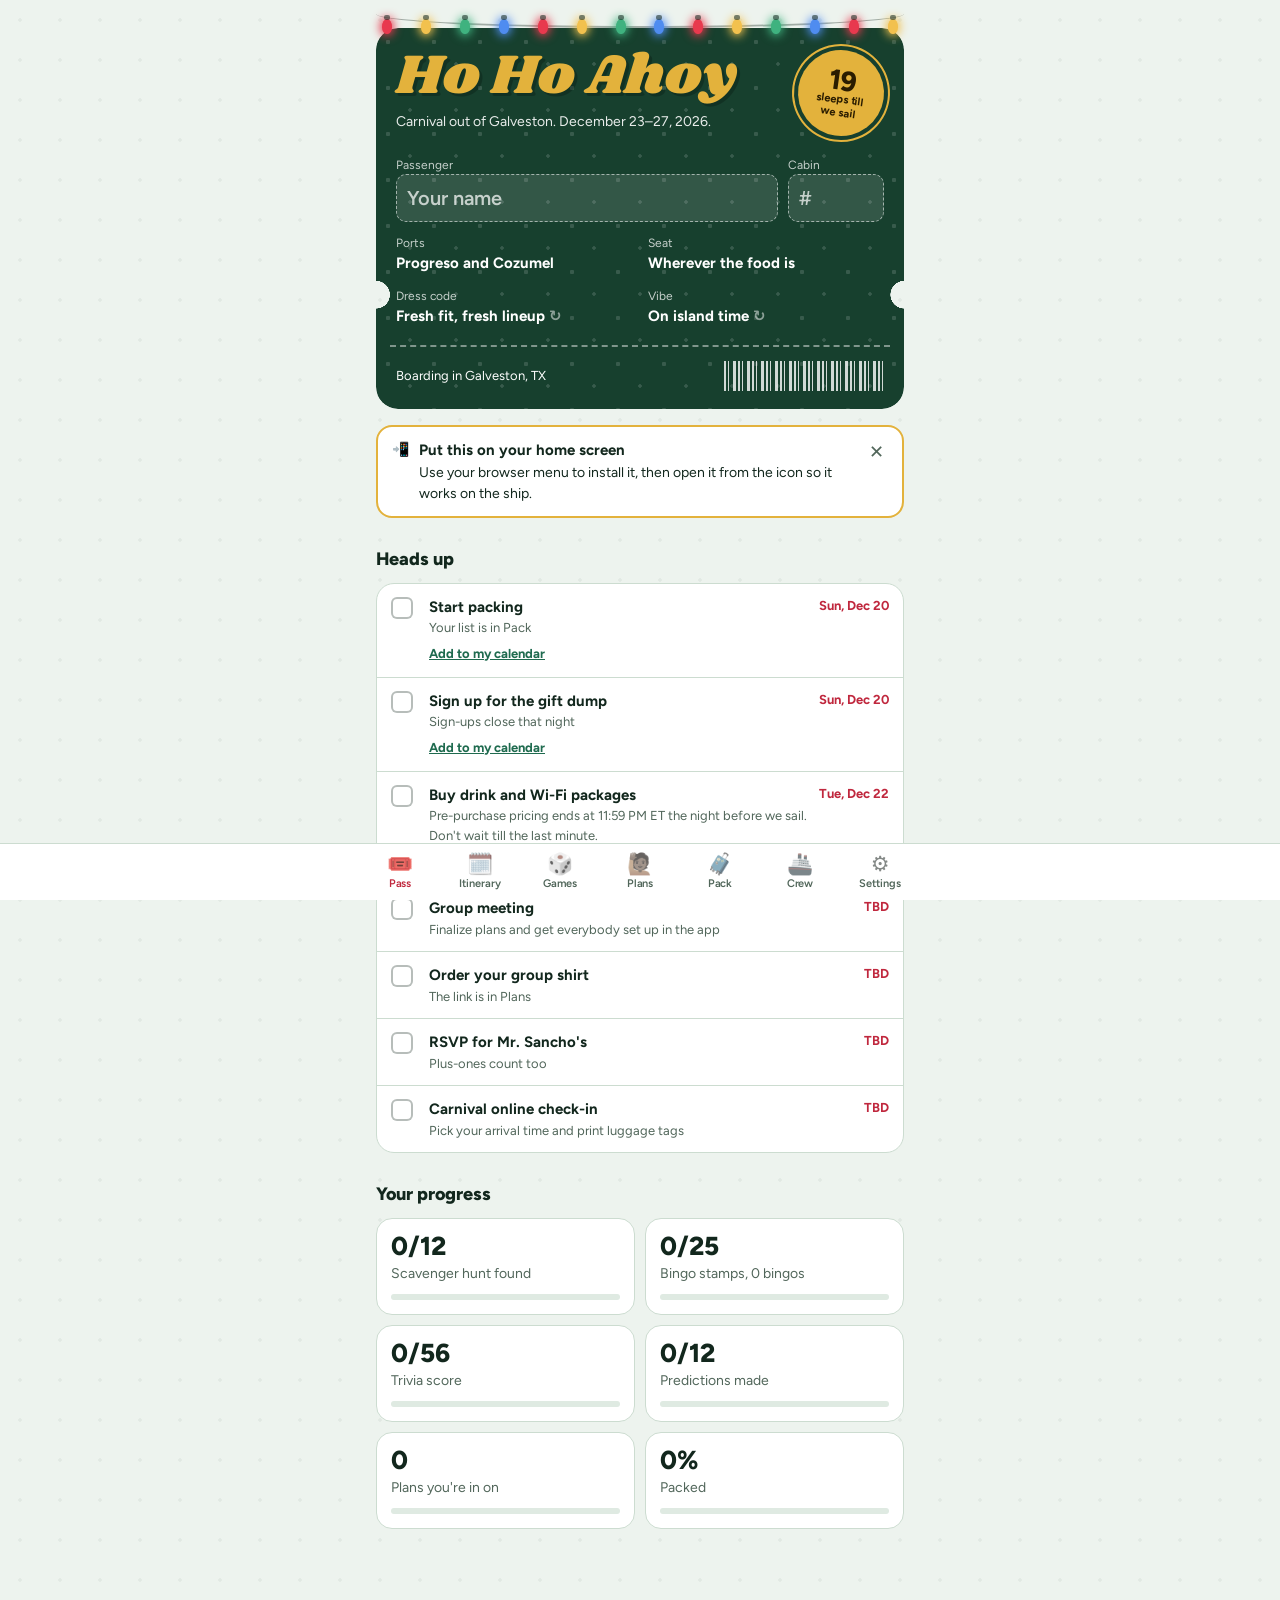
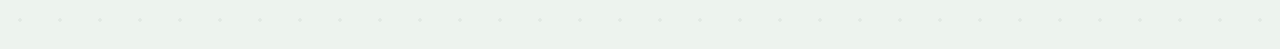
<file: demos/hohoahoy/index.html>
<!doctype html>
<html lang="en">
<head>
<meta charset="utf-8">
<meta name="viewport" content="width=device-width, initial-scale=1, viewport-fit=cover">
<title>Ho Ho Ahoy</title>
<meta name="theme-color" content="#17402E">
<meta name="apple-mobile-web-app-capable" content="yes">
<meta name="mobile-web-app-capable" content="yes">
<meta name="apple-mobile-web-app-title" content="Ho Ho Ahoy">
<meta name="apple-mobile-web-app-status-bar-style" content="black-translucent">
<link rel="manifest" href="manifest.webmanifest">
<link rel="apple-touch-icon" href="icons/apple-touch-icon.png">
<link rel="icon" href="icons/icon-192.png">
<link rel="preconnect" href="https://fonts.googleapis.com">
<link rel="preconnect" href="https://fonts.gstatic.com" crossorigin>
<link href="https://fonts.googleapis.com/css2?family=Figtree:wght@400;500;600;700;800&family=Playfair+Display:ital,wght@1,800&family=Shrikhand&display=swap" rel="stylesheet">
<style>
:root{
  --bg:#EDF3EE; --surface:#FFFFFF; --surface-2:#DFEAE2; --ink:#12271D; --muted:#51665A; --line:#CCDCD0;
  --pass:#17402E; --pass-ink:#FFFFFF; --accent:#C0283E; --gold:#E3B23C; --green:#1F6B4F;
  --ok:#1F7A4F; --bad:#C0283E; --snow:rgba(255,255,255,.14);
  --display:Shrikhand,"Cooper Black",Georgia,serif; --display-style:normal; --display-weight:400;
  box-sizing:border-box;
  padding-top:env(safe-area-inset-top,0px);
  padding-bottom:env(safe-area-inset-bottom,0px);
  color-scheme:light;
}
@media (prefers-color-scheme: dark){
  :root:not([data-theme="light"]){
    --bg:#0B1530; --surface:#142148; --surface-2:#1D2D5C; --ink:#F1F4FB; --muted:#A7B2CE; --line:#2B3C6E;
    --pass:#1D2D5C; --accent:#E24A5E; --gold:#F2C94C; --green:#4DB587; --ok:#5CCB94; --bad:#F27A8C; --snow:rgba(255,255,255,.12); color-scheme:dark;
  }
}
:root[data-theme="dark"]{
  --bg:#0B1530; --surface:#142148; --surface-2:#1D2D5C; --ink:#F1F4FB; --muted:#A7B2CE; --line:#2B3C6E;
  --pass:#1D2D5C; --accent:#E24A5E; --gold:#F2C94C; --green:#4DB587; --ok:#5CCB94; --bad:#F27A8C; --snow:rgba(255,255,255,.12); color-scheme:dark;
}
:root[data-palette="candy"]{
  --bg:#FFF4F4; --surface:#FFFFFF; --surface-2:#FBE2E4; --ink:#3A0C14; --muted:#7D4A53; --line:#F2CCD1;
  --pass:#C8102E; --accent:#C8102E; --gold:#FFE08A; --green:#1F7A4F; --ok:#1F7A4F; --bad:#C8102E; --snow:rgba(255,255,255,.2);
}
:root[data-palette="rbg"]{
  --bg:#F1F2EE; --surface:#FFFFFF; --surface-2:#E3E6DF; --ink:#141414; --muted:#565A52; --line:#D3D7CE;
  --pass:#161616; --accent:#B3202A; --gold:#E8B84A; --green:#1E7B3C; --ok:#1E7B3C; --bad:#B3202A; --snow:rgba(255,255,255,.08);
}
:root[data-palette="merlot"]{
  --bg:#FBF3F1; --surface:#FFFFFF; --surface-2:#F3E1DE; --ink:#2E0F16; --muted:#74505A; --line:#EACFCB;
  --pass:#6B1426; --accent:#8E1B33; --gold:#E0B04A; --green:#2F6B4F; --ok:#2F6B4F; --bad:#8E1B33; --snow:rgba(255,255,255,.12);
}
:root[data-font="classic"]{--display:"Playfair Display",Georgia,"Times New Roman",serif; --display-style:italic; --display-weight:800}
:root[data-font="clean"]{--display:Figtree,system-ui,-apple-system,"Segoe UI",sans-serif; --display-style:normal; --display-weight:800}
:root[data-size="large"] .app, :root[data-size="large"] nav.tabs, :root[data-size="large"] .sheet{zoom:1.12}

*,*::before,*::after{box-sizing:inherit}
html{scroll-padding-top:env(safe-area-inset-top,0px)}
body{margin:0;background:var(--bg);color:var(--ink);font-family:Figtree,system-ui,-apple-system,"Segoe UI",Roboto,sans-serif;font-size:16px;line-height:1.5;-webkit-font-smoothing:antialiased;
  background-image:radial-gradient(circle at 20px 20px,color-mix(in srgb,var(--ink) 5%,transparent) 1.5px,transparent 2px);background-size:40px 40px}
img{max-width:100%;display:block}
button,input{font:inherit;color:inherit}
button{cursor:pointer}
a{color:inherit}
:focus-visible{outline:3px solid var(--gold);outline-offset:2px;border-radius:6px}
.app{max-width:560px;margin:0 auto;padding:10px 16px 120px}
.view[hidden]{display:none}
.disp{font-family:var(--display);font-style:var(--display-style);font-weight:var(--display-weight)}
h2.display{font-family:var(--display);font-style:var(--display-style);font-weight:var(--display-weight);font-size:32px;line-height:1.1;margin:6px 0 4px;color:var(--accent)}
.lede{color:var(--muted);margin:0 0 18px;max-width:60ch}
.section-title{font-weight:800;font-size:18px;margin:28px 0 10px}

.topbar{display:flex;justify-content:flex-end;height:40px}
.iconbtn{width:40px;height:40px;border-radius:50%;border:1px solid var(--line);background:var(--surface);font-size:19px;display:grid;place-items:center}
.lights{display:flex;justify-content:space-between;padding:0 6px;margin:0 0 -8px;position:relative;z-index:2;height:26px}
.lights::before{content:"";position:absolute;left:0;right:0;top:4px;height:14px;border-bottom:2px solid color-mix(in srgb,var(--ink) 35%,transparent);border-radius:0 0 50% 50%/0 0 100% 100%}
.bulb{position:relative;width:10px;height:15px;border-radius:50% 50% 45% 45%;margin-top:9px;box-shadow:0 0 10px 2px currentColor;background:currentColor;animation:twinkle 2.6s ease-in-out infinite}
.bulb::before{content:"";position:absolute;top:-4px;left:2px;width:6px;height:5px;background:color-mix(in srgb,var(--ink) 55%,transparent);border-radius:2px}
@keyframes twinkle{0%,100%{opacity:1}50%{opacity:.45;box-shadow:0 0 3px 0 currentColor}}

.pass{position:relative;background:var(--pass);color:var(--pass-ink);border-radius:22px;padding:22px 20px 18px;overflow:hidden;
  -webkit-mask:radial-gradient(circle 14px at 0 70%,#0000 98%,#000) left/51% 100% no-repeat,radial-gradient(circle 14px at 100% 70%,#0000 98%,#000) right/51% 100% no-repeat;
          mask:radial-gradient(circle 14px at 0 70%,#0000 98%,#000) left/51% 100% no-repeat,radial-gradient(circle 14px at 100% 70%,#0000 98%,#000) right/51% 100% no-repeat}
.pass::before{content:"";position:absolute;inset:0;pointer-events:none;background:
  radial-gradient(circle at 12px 14px,var(--snow) 2px,transparent 2.5px) 0 0/46px 46px,
  radial-gradient(circle at 34px 36px,var(--snow) 1.5px,transparent 2px) 0 0/46px 46px}
:root[data-palette="candy"] .pass::before{background:repeating-linear-gradient(135deg,rgba(255,255,255,.14) 0 14px,transparent 14px 34px)}
:root[data-palette="rbg"] .pass::after{content:"";position:absolute;left:0;right:0;top:0;height:8px;background:linear-gradient(90deg,#B3202A 0 33.3%,#161616 33.3% 66.6%,#1E7B3C 66.6%)}
.pass-top{display:flex;justify-content:space-between;gap:12px;position:relative}
.pass h1{font-family:var(--display);font-style:var(--display-style);font-weight:var(--display-weight);font-size:clamp(40px,12vw,56px);line-height:.95;margin:0;color:var(--gold);text-shadow:3px 3px 0 rgba(0,0,0,.22)}
.pass .tag{font-size:14px;opacity:.9;margin:8px 0 0}
.count-badge{flex:none;width:86px;height:86px;border-radius:50%;background:var(--gold);color:#2B1D00;display:grid;place-content:center;text-align:center;transform:rotate(8deg);box-shadow:0 0 0 4px var(--pass),0 0 0 6px var(--gold)}
.count-badge b{font-size:28px;line-height:1;font-weight:800}
.count-badge span{font-size:11px;font-weight:700;line-height:1.15;padding:0 6px}
.pass-grid{position:relative;display:grid;grid-template-columns:1fr 1fr;gap:12px 16px;margin-top:20px}
.pass-grid .lbl{font-size:12px;opacity:.75;margin:0}
.pass-grid .val{font-weight:700;margin:0;font-size:15px}
.pass-name{grid-column:1/-1;display:flex;gap:10px}
.pass-name .pn{flex:1;min-width:0}
.pass-name .pc{width:96px;flex:none}
.pass-name input{width:100%;background:rgba(255,255,255,.12);border:1.5px dashed rgba(255,255,255,.55);border-radius:10px;padding:8px 10px;color:#fff;font-weight:800;font-size:20px}
.pass-name input::placeholder{color:rgba(255,255,255,.72);font-weight:600}
.perf{position:relative;border-top:2px dashed rgba(255,255,255,.45);margin:18px -6px 14px}
.pass-foot{position:relative;display:flex;justify-content:space-between;align-items:center;gap:10px;font-size:13px}
.barcode{height:30px;flex:1;max-width:160px;background:repeating-linear-gradient(90deg,#fff 0 2px,transparent 2px 4px,#fff 4px 5px,transparent 5px 9px,#fff 9px 12px,transparent 12px 14px);opacity:.8}

.install{display:grid;grid-template-columns:auto 1fr auto;gap:10px;align-items:start;background:var(--surface);border:2px solid var(--gold);border-radius:16px;padding:12px 14px;margin-top:16px;font-size:14px}
.install b{display:block;font-size:15px}
.install .x{background:none;border:0;font-size:18px;color:var(--muted);padding:0 4px}

.heads{list-style:none;margin:0;padding:0;background:var(--surface);border:1px solid var(--line);border-radius:18px;overflow:hidden}
.heads li+li{border-top:1px solid var(--line)}
.head{display:grid;grid-template-columns:26px 1fr auto;gap:12px;align-items:start;padding:12px 14px}
.head input{width:22px;height:22px;margin:2px 0 0;accent-color:var(--green)}
.head b{display:block;font-size:15px}
.head small{display:block;color:var(--muted);font-size:13px}
.head .date{font-size:13px;font-weight:700;color:var(--accent);white-space:nowrap;text-align:right}
.head.done b{text-decoration:line-through;color:var(--muted)}
.cal{display:inline-block;margin-top:6px;font-size:13px;font-weight:700;color:var(--green);background:none;border:0;padding:0;text-decoration:underline}

.tiles{display:grid;grid-template-columns:1fr 1fr;gap:10px}
.tile{background:var(--surface);border:1px solid var(--line);border-radius:16px;padding:14px;text-align:left}
.tile .big{font-size:26px;font-weight:800;line-height:1}
.tile .small{color:var(--muted);font-size:14px;margin-top:4px}
.bar{height:6px;border-radius:6px;background:var(--surface-2);margin-top:10px;overflow:hidden}
.bar i{display:block;height:100%;background:var(--green);border-radius:6px;transition:width .4s}
.note{background:var(--surface-2);border-radius:14px;padding:14px 16px;font-size:15px;margin-top:22px}
.note b{display:block;margin-bottom:2px}
.linkbtn{background:none;border:0;color:var(--muted);text-decoration:underline;padding:8px 0;font-size:14px}

/* settings */
.set{background:var(--surface);border:1px solid var(--line);border-radius:18px;padding:16px;margin-bottom:14px}
.set h3{margin:0 0 4px;font-size:16px}
.set p.hint{margin:0 0 12px;color:var(--muted);font-size:14px}
.swatches{display:flex;gap:6px;flex-wrap:wrap}
.sw{display:grid;justify-items:center;gap:4px;background:none;border:0;padding:4px;font-size:12px;font-weight:600;color:var(--muted);width:66px;text-align:center;line-height:1.2}
.sw i{width:44px;height:44px;border-radius:50%;border:3px solid var(--surface);box-shadow:0 0 0 1.5px var(--line)}
.sw[aria-pressed="true"]{color:var(--ink)}
.sw[aria-pressed="true"] i{box-shadow:0 0 0 3px var(--accent)}
.fontopts{display:grid;gap:8px}
.fontopt{display:flex;justify-content:space-between;align-items:center;border:1.5px solid var(--line);background:var(--bg);border-radius:12px;padding:10px 14px;text-align:left}
.fontopt span:first-child{font-size:24px;color:var(--accent);line-height:1.1}
.fontopt small{color:var(--muted);font-weight:600}
.fontopt[aria-pressed="true"]{border-color:var(--accent);box-shadow:0 0 0 1px var(--accent)}
.seg{display:flex;gap:6px}
.seg .chip{flex:1;text-align:center}
.syncstate{display:flex;gap:10px;align-items:center;font-size:14px;margin-bottom:10px}
.dot{width:10px;height:10px;border-radius:50%;background:var(--muted);flex:none}
.dot.ok{background:var(--ok)} .dot.warn{background:var(--gold)}

/* itinerary */
.days{list-style:none;margin:0;padding:0;position:relative}
.days::before{content:"";position:absolute;left:25px;top:10px;bottom:10px;width:2px;background:var(--line)}
.day{position:relative;display:grid;grid-template-columns:52px 1fr;gap:12px;margin-bottom:14px}
.day .date{width:52px;height:58px;border-radius:12px;background:var(--pass);color:#fff;display:grid;place-content:center;text-align:center;position:relative;z-index:1;line-height:1.05}
.day .date small{font-size:11px;font-weight:700;opacity:.85}
.day .date b{font-size:22px}
.day.sea .date{background:var(--surface);color:var(--green);border:2px solid var(--green)}
.day .card{background:var(--surface);border:1px solid var(--line);border-radius:14px;padding:12px 14px}
.day h3{margin:0;font-size:17px}
.day .where{color:var(--muted);font-size:14px;margin:0 0 6px;font-weight:600}
.day p{margin:0 0 6px;font-size:15px}
.day .fact{font-size:13px;color:var(--muted);border-left:3px solid var(--gold);padding-left:8px}
.day .holiday{display:inline-block;font-size:12px;font-weight:800;color:var(--accent);margin-bottom:4px}
.chips{display:flex;flex-wrap:wrap;gap:6px;margin-top:8px}
.pchip{font-size:12px;font-weight:700;border-radius:999px;padding:4px 10px;background:color-mix(in srgb,var(--green) 15%,transparent);color:var(--green);border:0}

/* games */
.hub{display:grid;gap:12px}
.game{display:grid;grid-template-columns:56px 1fr auto;gap:14px;align-items:center;background:var(--surface);border:1px solid var(--line);border-radius:18px;padding:14px;text-align:left;width:100%}
.game .ico{width:56px;height:56px;border-radius:14px;display:grid;place-items:center;font-size:28px;background:var(--surface-2)}
.game h3{margin:0;font-size:17px}
.game p{margin:2px 0 0;color:var(--muted);font-size:14px}
.game .count{font-weight:800;font-size:14px;color:var(--green);white-space:nowrap}
.back{background:none;border:0;padding:6px 0;color:var(--muted);font-weight:600}
.progress{display:flex;align-items:center;gap:10px;margin:0 0 16px;font-weight:700;font-size:15px}
.progress .bar{flex:1;height:10px;margin:0}
.list{list-style:none;margin:0;padding:0;display:grid;gap:8px}
.row{display:grid;grid-template-columns:28px 1fr 52px;gap:12px;align-items:center;background:var(--surface);border:1px solid var(--line);border-radius:14px;padding:10px 12px;width:100%;text-align:left}
.row .chk{width:26px;height:26px;border-radius:50%;border:2px solid var(--line);display:grid;place-items:center;font-size:14px;font-weight:800}
.row.done .chk{background:var(--green);border-color:var(--green);color:#fff}
.row .txt{font-weight:600;font-size:15px}
.row .hint{display:block;font-weight:400;color:var(--muted);font-size:13px}
.thumb{width:52px;height:52px;border-radius:10px;background:var(--surface-2);display:grid;place-items:center;font-size:20px;overflow:hidden}
.thumb img{width:100%;height:100%;object-fit:cover}

.bingo-head{display:grid;grid-template-columns:repeat(5,1fr);gap:6px;margin-bottom:6px}
.bingo-head span{font-family:var(--display);font-style:var(--display-style);font-weight:var(--display-weight);text-align:center;font-size:28px;color:var(--accent)}
.board{display:grid;grid-template-columns:repeat(5,1fr);gap:6px}
.sq{position:relative;aspect-ratio:1;background:var(--surface);border:1px solid var(--line);border-radius:10px;padding:4px;font-size:clamp(9px,2.5vw,12px);line-height:1.15;font-weight:600;display:grid;place-items:center;text-align:center;overflow:hidden;hyphens:auto}
.sq > span.p{transition:opacity .2s}
.sq.on > span.p{opacity:.35}
.sq.free{background:var(--green);color:#fff;border-color:var(--green)}
.sq.free b{display:block;font-size:1.3em}
/* stamps */
.mark{position:absolute;inset:7%;display:grid;place-items:center;pointer-events:none;opacity:0;transform:rotate(var(--rot,-12deg))}
.sq.on .mark{opacity:1}
.sq.on.fresh .mark{animation:thunk .34s cubic-bezier(.2,.9,.3,1.3) both}
@keyframes thunk{0%{opacity:0;transform:scale(1.9) rotate(var(--rot,-12deg))}55%{opacity:1;transform:scale(.9) rotate(var(--rot,-12deg))}100%{opacity:1;transform:scale(1) rotate(var(--rot,-12deg))}}
.mark::after{content:"";position:absolute;inset:0;pointer-events:none}
/* ink: distressed rubber stamp */
.st-ink .mark{border-radius:50%;border:2.5px solid var(--accent);color:var(--accent);background:color-mix(in srgb,var(--accent) 14%,var(--surface));box-shadow:inset 0 0 0 2px var(--surface),inset 0 0 0 3.5px var(--accent);font-weight:900;font-size:clamp(9px,2.6vw,13px);letter-spacing:.06em;line-height:1}
.st-ink .mark::after{border-radius:50%;background:radial-gradient(var(--surface) .7px,transparent 1.2px) 0 0/6px 6px,radial-gradient(var(--surface) .6px,transparent 1px) 3px 2px/5px 7px;opacity:.45}
.st-ink .sq.free .mark{border-color:#fff;color:#fff;background:color-mix(in srgb,#fff 18%,var(--green));box-shadow:inset 0 0 0 2px var(--green),inset 0 0 0 3.5px #fff}
/* Santa approved: rectangular stamp */
.st-santa .mark{inset:26% 2%;border:3px double var(--accent);border-radius:4px;color:var(--accent);background:color-mix(in srgb,var(--surface) 70%,transparent);font-weight:900;font-size:clamp(6.5px,1.8vw,9px);letter-spacing:.04em;line-height:1.05;text-align:center}
.st-santa .mark::after{background:radial-gradient(var(--surface) .6px,transparent 1.1px) 1px 1px/5px 4px;opacity:.7}
/* gold seal */
.st-gold .mark{border-radius:50%;background:radial-gradient(circle at 35% 30%,#FFE9A6,#E3B23C 45%,#A87812);color:#5A3D00;box-shadow:0 2px 6px rgba(0,0,0,.25),inset 0 0 0 3px rgba(255,255,255,.35);font-size:clamp(14px,4.2vw,22px)}
.st-gold .mark::before{content:"";position:absolute;inset:14%;border-radius:50%;border:1.5px dashed rgba(90,61,0,.55)}
/* Black Santa */
.st-bsanta .mark{font-size:clamp(24px,8vw,40px);filter:drop-shadow(0 2px 3px rgba(0,0,0,.3))}
/* stamp picker */
.stamps{display:grid;grid-template-columns:repeat(4,1fr);gap:8px}
.stampopt{border:1.5px solid var(--line);background:var(--bg);border-radius:12px;padding:8px 4px;display:grid;justify-items:center;gap:6px;font-size:12px;font-weight:700;color:var(--muted)}
.stampopt[aria-pressed="true"]{border-color:var(--accent);box-shadow:0 0 0 1px var(--accent);color:var(--ink)}
.stampopt .sq{width:56px;pointer-events:none}
.sq .cam{position:absolute;right:3px;bottom:2px;font-size:10px;z-index:2}
/* sync pill */
.syncpill{position:fixed;left:50%;top:calc(10px + env(safe-area-inset-top,0px));transform:translate(-50%,calc(-100% - 40px));visibility:hidden;display:flex;align-items:center;gap:8px;background:var(--ink);color:var(--bg);padding:8px 14px 8px 12px;border-radius:999px;font-weight:700;font-size:14px;z-index:65;box-shadow:0 6px 20px rgba(0,0,0,.2);transition:transform .3s cubic-bezier(.3,1.4,.5,1)}
.syncpill.show{transform:translate(-50%,0);visibility:visible}
.syncpill .bulbs{display:flex;gap:4px}
.syncpill .bulbs i{width:8px;height:11px;border-radius:50% 50% 45% 45%;background:currentColor;animation:hop .8s ease-in-out infinite}
.syncpill .bulbs i:nth-child(1){color:#E8394E}.syncpill .bulbs i:nth-child(2){color:#F2C14E;animation-delay:.12s}.syncpill .bulbs i:nth-child(3){color:#3FB27F;animation-delay:.24s}
@keyframes hop{0%,100%{transform:translateY(0)}50%{transform:translateY(-5px)}}
.syncpill .check{width:20px;height:20px;border-radius:50%;background:#3FB27F;color:#fff;display:grid;place-items:center;font-size:13px;animation:popin .35s cubic-bezier(.3,1.6,.5,1)}
@keyframes popin{from{transform:scale(0)}to{transform:scale(1)}}
.board-bar{display:flex;justify-content:space-between;align-items:center;gap:10px;margin:14px 0 0}
.board-bar p{margin:0;color:var(--muted);font-size:14px}
.past{margin-top:18px;font-size:14px;color:var(--muted)}
.past ul{margin:6px 0 0;padding-left:18px}

.rounds{display:flex;gap:6px;overflow-x:auto;padding-bottom:4px;margin-bottom:14px}
.q{background:var(--surface);border:1px solid var(--line);border-radius:16px;padding:14px;margin-bottom:12px}
.q h3{margin:0 0 10px;font-size:16px;line-height:1.35}
.opts{display:grid;gap:6px}
.opt{text-align:left;background:var(--surface-2);border:1.5px solid transparent;border-radius:10px;padding:9px 12px;font-size:15px}
.opt.right{border-color:var(--ok);background:color-mix(in srgb,var(--ok) 16%,transparent);font-weight:700}
.opt.wrong{border-color:var(--bad);background:color-mix(in srgb,var(--bad) 14%,transparent)}
.opt:disabled{cursor:default}
.q .why{margin:10px 0 0;font-size:14px;color:var(--muted)}
.scoreline{display:flex;justify-content:space-between;align-items:center;margin-bottom:12px}
.scoreline .score{font-family:var(--display);font-style:var(--display-style);font-weight:var(--display-weight);font-size:28px;color:var(--accent)}

.pred{background:var(--surface);border:1px solid var(--line);border-radius:16px;padding:14px;margin-bottom:10px}
.pred label{display:block;font-weight:700;font-size:15px;margin-bottom:8px}
.pred input{width:100%;border:1.5px solid var(--line);background:var(--bg);border-radius:10px;padding:9px 12px}
.pred .ans{font-size:17px;font-weight:800;color:var(--accent);margin:0}
.namebank{display:flex;gap:6px;overflow-x:auto;margin-top:8px;padding-bottom:2px}
.namebank button{flex:none;border:1.5px solid var(--line);background:var(--surface-2);border-radius:999px;padding:4px 11px;font-size:13px;font-weight:600}
.namebank button[aria-pressed="true"]{background:var(--accent);border-color:var(--accent);color:#fff}
.verdict{display:flex;gap:6px;margin-top:10px}
.verdict button{flex:1;border:1.5px solid var(--line);background:var(--surface-2);border-radius:10px;padding:8px;font-weight:700;font-size:14px}
.verdict button[aria-pressed="true"].yes{background:var(--ok);border-color:var(--ok);color:#fff}
.verdict button[aria-pressed="true"].no{background:var(--bad);border-color:var(--bad);color:#fff}
.bankadd{display:flex;gap:8px;margin-bottom:14px}
.bankadd input{flex:1;min-width:0;border:1.5px solid var(--line);background:var(--surface);border-radius:12px;padding:10px 12px}

/* plans */
.sync{display:flex;gap:10px;align-items:flex-start;border:1.5px dashed var(--gold);background:color-mix(in srgb,var(--gold) 14%,transparent);border-radius:12px;padding:10px 14px;font-size:14px;margin-bottom:16px}
.plan{background:var(--surface);border:1px solid var(--line);border-radius:18px;padding:14px;margin-bottom:12px}
.plan-top{display:grid;grid-template-columns:1fr auto;gap:12px;align-items:start}
.plan h3{margin:0;font-size:17px}
.plan .when{margin:2px 0 0;font-size:14px;font-weight:700;color:var(--accent)}
.plan .desc{margin:4px 0 0;font-size:14px;color:var(--muted)}
.pill{display:inline-block;font-size:12px;font-weight:700;border-radius:999px;padding:3px 10px;margin-top:8px}
.pill.rsvp{background:color-mix(in srgb,var(--accent) 15%,transparent);color:var(--accent)}
.pill.pull{background:color-mix(in srgb,var(--green) 15%,transparent);color:var(--green)}
.pill.order{background:color-mix(in srgb,var(--gold) 30%,transparent);color:color-mix(in srgb,var(--gold) 30%,var(--ink))}
.going{display:inline-block;font-size:12px;font-weight:700;margin:8px 0 0 6px;color:var(--muted)}
.inbtn{border:2px solid var(--green);background:transparent;color:var(--green);font-weight:800;border-radius:999px;padding:8px 14px;font-size:14px;white-space:nowrap}
.inbtn[aria-pressed="true"]{background:var(--green);color:#fff}
.extra{margin-top:12px;padding-top:12px;border-top:1px dashed var(--line)}
.extra p{margin:0 0 8px;font-size:14px;font-weight:600}
.stepper{display:inline-flex;align-items:center;border:1.5px solid var(--line);border-radius:999px;overflow:hidden;flex:none;background:var(--surface)}
.stepper button{width:34px;height:32px;border:0;background:var(--surface-2);font-size:17px;font-weight:800}
.stepper output{min-width:30px;text-align:center;font-weight:800}
.extra input[type=text]{width:100%;margin-top:8px;border:1.5px solid var(--line);background:var(--bg);border-radius:10px;padding:9px 12px;font-size:15px}
.linkrow{display:flex;gap:8px;flex-wrap:wrap;margin-top:12px}
.linkrow .btn{text-decoration:none;text-align:center;flex:1}
.headcount{font-size:14px;font-weight:700;margin:10px 0 0;color:var(--green)}

/* pack */
.group{margin-bottom:18px}
.group h3{font-size:16px;margin:0 0 8px}
.group .gnote{margin:-4px 0 8px;font-size:13px;color:var(--muted)}
.item{display:flex;align-items:center;gap:12px;padding:9px 12px;background:var(--surface);border:1px solid var(--line);border-radius:12px;margin-bottom:6px}
.item label{display:flex;gap:12px;align-items:flex-start;flex:1;cursor:pointer}
.item input[type=checkbox], .head input[type=checkbox]{-webkit-appearance:none;appearance:none;width:22px;height:22px;border:2px solid color-mix(in srgb,var(--ink) 30%,transparent);border-radius:6px;background:var(--surface);display:grid;place-items:center;flex:none;margin:1px 0 0;cursor:pointer}
.item input[type=checkbox]:checked, .head input[type=checkbox]:checked{background:var(--green);border-color:var(--green)}
.item input[type=checkbox]:checked::after, .head input[type=checkbox]:checked::after{content:"";width:6px;height:11px;border:solid #fff;border-width:0 2.5px 2.5px 0;transform:translate(0,-1px) rotate(45deg)}
.where{list-style:none;margin:0;padding:0;background:var(--surface);border:1px solid var(--line);border-radius:18px;overflow:hidden}
.where li{display:grid;grid-template-columns:auto 1fr;gap:12px;align-items:baseline;padding:11px 14px;border-top:1px solid var(--line)}
.where li:first-child{border-top:0}
.where .cab{font-weight:800;color:var(--accent);min-width:74px}
.where .who{font-size:15px}
.where .who small{color:var(--muted)}
.mates{display:flex;gap:8px;align-items:center;margin-top:10px}
.mates input{flex:1;min-width:0;border:1.5px solid var(--line);background:var(--surface);border-radius:12px;padding:10px 12px}
.gtoggle{display:flex;justify-content:space-between;align-items:center;gap:10px;margin-bottom:8px}
.gtoggle h3{margin:0}
.runs{display:flex;flex-wrap:wrap;gap:6px;margin:0 0 10px}
.run{display:inline-flex;align-items:center;gap:6px;background:color-mix(in srgb,var(--green) 15%,transparent);color:var(--green);font-weight:700;font-size:13px;border-radius:999px;padding:5px 6px 5px 12px;border:0}
.run span{background:var(--surface);color:var(--muted);border-radius:50%;width:20px;height:20px;display:grid;place-items:center;font-size:12px}
.addrun{display:flex;gap:8px;flex-wrap:wrap}
.addrun select,.addrun input{border:1.5px solid var(--line);background:var(--bg);border-radius:10px;padding:8px 10px;font:inherit;color:inherit;flex:1;min-width:120px}
.others{font-size:14px;color:var(--muted);margin:10px 0 0}
.others b{color:var(--ink)}
.pot{border:2px solid var(--gold);background:color-mix(in srgb,var(--gold) 12%,var(--surface))}
.inbtn:disabled{opacity:.55;cursor:not-allowed}
.subhead{margin:12px 0 6px;font-size:13px;font-weight:800;color:var(--green);letter-spacing:.02em}
.subhead:first-of-type{margin-top:4px}
.reroll{background:none;border:0;padding:0;color:inherit;text-align:left;font:inherit;cursor:pointer}
.reroll .val::after{content:" ↻";opacity:.5;font-weight:600}
/* receipts */
.rcard{background:var(--surface);border:1px solid var(--line);border-radius:16px;padding:14px;margin-bottom:10px}
.rcard h4{margin:0 0 8px;font-size:15px}
.rcard .hint{margin:0;color:var(--muted);font-size:14px}
.ansrow{display:flex;justify-content:space-between;align-items:center;gap:10px;width:100%;text-align:left;border:1.5px solid var(--line);background:var(--surface-2);border-radius:12px;padding:8px 12px;margin-top:6px}
.ansrow b{font-size:15px}
.ansrow small{color:var(--muted);font-size:13px;display:block}
.ansrow .n{font-weight:800;color:var(--muted);font-size:13px;white-space:nowrap}
.ansrow[aria-pressed="true"]{border-color:var(--ok);background:color-mix(in srgb,var(--ok) 16%,transparent)}
.ansrow[aria-pressed="true"] .n{color:var(--ok)}
.numrow{display:flex;justify-content:space-between;font-size:14px;padding:5px 2px;border-bottom:1px dashed var(--line)}
.numrow.win{color:var(--ok);font-weight:800}
.actual{display:flex;gap:8px;align-items:center;margin-top:10px;font-size:14px;font-weight:700}
.actual input{width:90px;border:1.5px solid var(--line);background:var(--bg);border-radius:10px;padding:7px 10px}
.board-lb{list-style:none;margin:0;padding:0}
.board-lb li{display:flex;justify-content:space-between;padding:8px 2px;border-bottom:1px solid var(--line);font-weight:700}
.board-lb li:first-child{color:var(--accent)}
.mypicks{list-style:none;margin:0;padding:0}
.mypicks li{display:flex;justify-content:space-between;gap:12px;padding:7px 0;border-bottom:1px dashed var(--line);font-size:14px}
.mypicks li b{color:var(--accent);text-align:right}
.item span.t{font-size:15px}
.item input:checked + span.t{color:var(--muted);text-decoration:line-through}
.plan-group{border:2px solid var(--green);border-radius:16px;padding:12px;background:color-mix(in srgb,var(--green) 6%,transparent)}
.adder{display:flex;gap:8px;margin-top:8px}
.adder input{flex:1;min-width:0;border:1.5px solid var(--line);background:var(--surface);border-radius:12px;padding:10px 12px}
.btn{border:0;background:var(--accent);color:#fff;font-weight:800;border-radius:12px;padding:10px 16px;display:inline-block}
.btn.ghost{background:var(--surface-2);color:var(--ink)}
.btn.small{padding:7px 12px;font-size:14px}
.btn:disabled{opacity:.5;cursor:not-allowed}
.chip{border:1.5px solid var(--line);background:var(--surface);border-radius:999px;padding:6px 12px;font-size:14px;font-weight:600;white-space:nowrap}
.chip[aria-pressed="true"]{background:var(--ink);color:var(--bg);border-color:var(--ink)}

nav.tabs{position:fixed;left:0;right:0;bottom:0;background:var(--surface);border-top:1px solid var(--line);padding-bottom:env(safe-area-inset-bottom,0px);z-index:20}
nav.tabs .in{max-width:560px;margin:0 auto;display:grid;grid-template-columns:repeat(7,1fr)}
nav.tabs button{background:none;border:0;padding:9px 0 8px;display:grid;justify-items:center;gap:2px;font-size:11px;letter-spacing:-.01em;white-space:nowrap;overflow:hidden;font-weight:600;color:var(--muted)}
nav.tabs button .e{font-size:21px;line-height:1;filter:grayscale(.7);opacity:.75}
nav.tabs button[aria-current="page"]{color:var(--accent)}
nav.tabs button[aria-current="page"] .e{filter:none;opacity:1}

.scrim{position:fixed;inset:0;background:rgba(5,10,20,.55);z-index:40;display:flex;align-items:flex-end;justify-content:center}
.scrim[hidden]{display:none}
.sheet{background:var(--surface);width:100%;max-width:560px;border-radius:22px 22px 0 0;padding:18px 18px calc(18px + env(safe-area-inset-bottom,0px));max-height:92%;overflow:auto;animation:up .22s ease-out}
@keyframes up{from{transform:translateY(30px);opacity:.5}}
.sheet h3{margin:0 0 4px;font-size:20px}
.sheet .sub{margin:0 0 14px;color:var(--muted);font-size:14px}
.sheet .photo{border-radius:14px;overflow:hidden;background:var(--surface-2);min-height:160px;display:grid;place-items:center;color:var(--muted);font-size:14px;text-align:center}
.sheet .photo img{width:100%;max-height:50vh;object-fit:contain;background:#000}
.sheet .actions{display:grid;gap:8px;margin-top:14px}
.sheet .actions label.btn{text-align:center;cursor:pointer}
.sheet .actions .btn{width:100%;padding:13px;text-align:center}
.vh{position:absolute;width:1px;height:1px;overflow:hidden;clip:rect(0 0 0 0)}
.toast{position:fixed;left:50%;bottom:calc(86px + env(safe-area-inset-bottom,0px));transform:translateX(-50%);background:var(--ink);color:var(--bg);padding:10px 16px;border-radius:999px;font-weight:700;font-size:14px;z-index:60;opacity:0;pointer-events:none;transition:opacity .2s;max-width:90vw;text-align:center}
.toast.show{opacity:1}
.burst{position:fixed;inset:0;display:grid;place-items:center;z-index:70;pointer-events:none}
.burst span{font-family:var(--display);font-style:var(--display-style);font-weight:var(--display-weight);font-size:clamp(64px,22vw,120px);color:var(--gold);text-shadow:4px 4px 0 var(--accent);animation:pop 1.4s ease-out forwards}
@keyframes pop{0%{transform:scale(.3) rotate(-10deg);opacity:0}25%{transform:scale(1.1) rotate(-6deg);opacity:1}80%{opacity:1}100%{transform:scale(1) rotate(-6deg);opacity:0}}
@media (prefers-reduced-motion:reduce){*{animation:none!important;transition:none!important}}
</style>
</head>
<body>
<main class="app">

<!-- HOME -->
<section class="view" id="v-home">
  <div class="lights" id="lights" aria-hidden="true"></div>
  <div class="pass" aria-label="Your holiday boarding pass">
    <div class="pass-top">
      <div>
        <h1 id="appName"></h1>
        <p class="tag">Carnival out of Galveston. December 23–27, 2026.</p>
      </div>
      <div class="count-badge" id="countdown"></div>
    </div>
    <div class="pass-grid">
      <div class="pass-name">
        <div class="pn"><p class="lbl"><label for="nameIn">Passenger</label></p>
        <input id="nameIn" type="text" placeholder="Your name" maxlength="30" autocomplete="name"></div>
        <div class="pc"><p class="lbl"><label for="cabinIn">Cabin</label></p>
        <input id="cabinIn" type="text" inputmode="numeric" placeholder="#" maxlength="6"></div>
      </div>
      <div><p class="lbl">Ports</p><p class="val">Progreso and Cozumel</p></div>
      <div><p class="lbl">Seat</p><p class="val">Wherever the food is</p></div>
      <button class="reroll" id="dressBtn" aria-label="Shuffle your dress code"><p class="lbl">Dress code</p><p class="val" id="dress"></p></button>
      <button class="reroll" id="vibeBtn" aria-label="Shuffle your vibe"><p class="lbl">Vibe</p><p class="val" id="vibe"></p></button>
    </div>
    <div class="perf"></div>
    <div class="pass-foot"><span>Boarding in Galveston, TX</span><span class="barcode" aria-hidden="true"></span></div>
  </div>

  <div id="installCard"></div>

  <h2 class="section-title">Heads up</h2>
  <ul class="heads" id="heads"></ul>


  <h2 class="section-title">Your progress</h2>
  <div class="tiles" id="tiles"></div>
</section>

<!-- SETTINGS -->
<section class="view" id="v-settings" hidden>
  <h2 class="display">Settings</h2>
  <p class="lede">Make it yours. Changes only affect your phone.</p>

  <div class="set">
    <h3>Colors</h3>
    <p class="hint">Auto follows your phone's light or dark mode.</p>
    <div class="swatches" id="swatches"></div>
  </div>

  <div class="set">
    <h3>Headline font</h3>
    <p class="hint">Body text stays easy to read no matter what.</p>
    <div class="fontopts" id="fontopts"></div>
  </div>

  <div class="set">
    <h3>Text size</h3>
    <p class="hint">Bigger text for anybody who left their readers in the cabin.</p>
    <div class="seg" id="sizeopts"></div>
  </div>

  <div class="set">
    <h3>Bingo stamp</h3>
    <p class="hint">What shows up when you stamp a square.</p>
    <div class="stamps" id="stampopts"></div>
  </div>

  <div class="set">
    <h3>Use it offline</h3>
    <p class="hint" id="installHelp"></p>
  </div>

  <div class="set">
    <h3>Start fresh</h3>
    <p class="hint">Clears your games, photos, checklist, and settings on this phone. Your RSVPs stay with the group.</p>
    <button class="btn small" id="resetBtn">Reset my progress</button>
  </div>
</section>

<!-- ITINERARY -->
<section class="view" id="v-itin" hidden>
  <h2 class="display">The itinerary</h2>
  <p class="lede">Five days, two ports, and Christmas in Mexico.</p>
  <ol class="days" id="days"></ol>
</section>

<!-- GAMES -->
<section class="view" id="v-games" hidden>
  <div id="g-hub">
    <h2 class="display">Games</h2>
    <p class="lede">Play at your own pace. Everything saves on your phone.</p>
    <div class="hub" id="hub"></div>
  </div>

  <div id="g-hunt" hidden>
    <button class="back" data-back>‹ All games</button>
    <h2 class="display">Scavenger hunt</h2>
    <p class="lede">Twelve very specific sightings. Pics or it didn't happen. No faces needed when it's a stranger.</p>
    <div class="progress"><span id="huntCount"></span><span class="bar"><i id="huntBar"></i></span></div>
    <ul class="list" id="huntList"></ul>
  </div>

  <div id="g-bingo" hidden>
    <button class="back" data-back>‹ All games</button>
    <h2 class="display">Cruise bingo</h2>
    <p class="lede">Spot it, snap it, stamp it. You get three fresh boards for the whole trip, so choose wisely. Change your stamp in Settings.</p>
    <div class="bingo-head" aria-hidden="true"><span>B</span><span>I</span><span>N</span><span>G</span><span>O</span></div>
    <div class="board" id="board"></div>
    <div class="board-bar"><p id="bingoCount"></p><button class="btn small ghost" id="newBoard"></button></div>
    <div class="past" id="pastBoards"></div>
  </div>

  <div id="g-trivia" hidden>
    <button class="back" data-back>‹ All games</button>
    <h2 class="display">Trivia</h2>
    <p class="lede">Five rounds. Your aunties already know half of these.</p>
    <div class="scoreline"><span id="triviaMeta"></span><span class="score" id="triviaScore"></span></div>
    <div class="rounds" id="rounds"></div>
    <div id="triviaList"></div>
  </div>

  <div id="g-called" hidden>
    <button class="back" data-back>‹ All games</button>
    <h2 class="display">Called it</h2>
    <p class="lede" id="calledLede"></p>
    <div id="bankAdd"></div>
    <div id="preds"></div>
    <button class="btn" id="lockBtn">Lock in my predictions</button>
    <button class="linkbtn" id="unlockBtn" hidden>Unlock my predictions</button>
    <h2 class="section-title">Group receipts</h2>
    <div id="receipts"></div>
  </div>
</section>

<!-- PLANS -->
<section class="view" id="v-plans" hidden>
  <h2 class="display">Group plans</h2>
  <p class="lede">Some things need a headcount before we sail. Everything else, just pull up.</p>
  <div id="pot"></div>
  <div id="plans"></div>
  <h2 class="section-title">Game time</h2>
  <p class="lede" style="margin-top:-4px">Sign up to play, then claim what you're bringing so we don't end up with four sets of dominoes and zero cards.</p>
  <div id="gamePlans"></div>
  <h3 class="section-title" style="font-size:16px;margin-top:18px">Who's bringing the games?</h3>
  <div id="gear"></div>
</section>

<!-- CREW -->
<section class="view" id="v-crew" hidden>
  <h2 class="display">Who's where</h2>
  <p class="lede" id="crewLede">Everybody on the trip, sorted by cabin. Your cabin number lives on the Pass.</p>
  <div class="mates" style="margin:0 0 16px"><input id="matesIn" type="text" maxlength="120" placeholder="Also in your cabin without the app? Add their names" aria-label="Cabinmates without the app"></div>
  <ul class="where" id="where"></ul>
</section>

<!-- PACK -->
<section class="view" id="v-pack" hidden>
  <h2 class="display">Packing list</h2>
  <p class="lede">Built for five nights. Overpackers, the numbers are adjustable. Checked means it's in the bag.</p>
  <div class="progress"><span id="packCount"></span><span class="bar"><i id="packBar"></i></span></div>
  <div id="pack"></div>
  <div class="group">
    <h3>Your extras</h3>
    <div id="customList"></div>
    <div class="adder">
      <input id="addIn" type="text" placeholder="Add something only you would pack" maxlength="80" aria-label="New packing item">
      <button class="btn" id="addBtn" type="button">Add</button>
    </div>
  </div>
</section>
</main>

<nav class="tabs" aria-label="Sections"><div class="in" id="tabs"></div></nav>
<div class="scrim" id="scrim" hidden><div class="sheet" role="dialog" aria-modal="true" id="sheet"></div></div>
<div class="toast" id="toast" role="status"></div>
<div class="syncpill" id="syncpill" role="status" aria-live="polite"></div>

<script>
/* ================= CONFIG: edit these ================= */
const APP_NAME = "Ho Ho Ahoy";
// Paste your Google Apps Script web app URL here (ends in /exec). Leave blank to run without group sync.
const SYNC_URL = ""; // portfolio demo: runs offline, nothing leaves your phone
const SHIRT_LINK = "https://canva.link/emlfdnxj33ec9q1";
const SANCHO_LINK = "https://mrsanchos.com/activity/mr-sanchos-beach-club-all-inclusive-day-pass/";
const MAX_BOARD_CHANGES = 3;

/* ================= content ================= */
const SAIL = new Date(2026, 11, 23), END = new Date(2026, 11, 27);

// Keep these ids in sync with PLANS in google-apps-script.gs
const PLANS = [
  {id:"shirts", t:"Group shirts", when:"Order your own", k:"order", link:SHIRT_LINK, linkLabel:"Open the shirt page", desc:"Everybody orders their own. We're wearing them for the Christmas Eve photo."},
  {id:"sancho", t:"Mr. Sancho's Beach Club", when:"Sat, Dec 26 in Cozumel", k:"rsvp", day:4, link:SANCHO_LINK, linkLabel:"See the day pass", desc:"All-inclusive beach day. RSVP so we know who's rolling."},
  {id:"dinner", t:"Group dinner", when:"Night and time TBD", k:"rsvp", desc:"One big table, so we need a count."},
  {id:"photo", t:"Christmas Eve group photo", when:"Thu, Dec 24, before dinner", k:"pull", day:2, desc:"Everybody. Wear the shirt."},
  {id:"trivia", t:"Trivia showdown", when:"Thu, Dec 24, after dinner", k:"pull", day:2, prize:true, desc:"Bring your score from the app. Ties get settled out loud."},
  {id:"spades", t:"Spades and dominoes", when:"Sun, Dec 27, afternoon", k:"pull", day:5, prize:true, desc:"Bring your partner and your excuses. Somebody claim the cards and dominoes below."},
  {id:"giftdump", t:"Gift dump", when:"Fri, Dec 25 (Christmas Day)", k:"rsvp", day:3, deadline:"2026-12-20", desc:"Bring one gift, about $5, for everybody else who signs up. Sign-ups close Dec 20 so everybody knows their number."},
  {id:"casino", t:"Casino", when:"Your schedule, your call", k:"schedule", desc:"Not everybody's a gambler. Add your own casino runs and see who else is headed there."},
  {id:"lcr", t:"LCR (Left Center Right)", when:"Sat, Dec 26, after dinner", k:"pull", day:4, desc:"Bring $10 in single dollar bills. Winner takes the pot."},
  {id:"called", t:"Called It reveal", when:"Sun, Dec 27 at dinner", k:"pull", day:5, prize:true, desc:"Read your predictions out loud. Receipts only."}
];

const DAYS = [
  {n:1, dow:"Wed", date:23, title:"Galveston", where:"Embarkation day", text:"We set sail from Galveston, a historic Gulf Coast port with restored architecture and a whole lot of history."},
  {n:2, dow:"Thu", date:24, title:"Fun day at sea", where:"At sea", sea:true, holiday:"Christmas Eve", text:"No port today. Explore the ship, hit the pool or spa, or post up on a balcony and watch the waves.", fact:"Drink packages on Texas sailings kick in at 6 AM today, not on boarding day."},
  {n:3, dow:"Fri", date:25, title:"Progreso, Yucatán", where:"Port day", holiday:"Christmas Day", text:"Beaches and history on the Yucatán Peninsula. Carnival docks right on Mexico's Emerald Coast."},
  {n:4, dow:"Sat", date:26, title:"Cozumel", where:"Port day", text:"Island flavor with a Caribbean feel and plenty to see, taste, and explore."},
  {n:5, dow:"Sun", date:27, title:"Fun day at sea", where:"At sea", sea:true, text:"Last full day. Rest up, finish your bingo board, and get your receipts ready for Called It."}
];

// Shown until group sync loads the Heads Up tab from your Google Sheet
const DEFAULT_HEADS = [
  {t:"Group meeting", date:"", note:"Finalize plans and get everybody set up in the app"},
  {t:"Buy drink and Wi-Fi packages", date:"2026-12-22", note:"Pre-purchase pricing ends at 11:59 PM ET the night before we sail. Don't wait till the last minute."},
  {t:"Order your group shirt", date:"", note:"The link is in Plans"},
  {t:"RSVP for Mr. Sancho's", date:"", note:"Plus-ones count too"},
  {t:"Carnival online check-in", date:"", note:"Pick your arrival time and print luggage tags"},
  {t:"Start packing", date:"2026-12-20", note:"Your list is in Pack"}
];

// Defaults. Once synced, these come from the Scavenger Hunt tab in your Google Sheet.
const DEFAULT_HUNT = [
  {t:"A crew member in a Santa hat", h:"Ask nicely. They've been asked before."},
  {t:"A towel animal wearing an accessory", h:"Your sunglasses count if you put them there"},
  {t:"The most over-decorated cabin door on your hallway"},
  {t:"A Christmas tree made out of something that isn't a tree", h:"Towels, cups, life jackets, anything"},
  {t:"A Santa hat on something that is not a person"},
  {t:"Socks with sandals, fully committed", h:"Feet only. We're not trying to get sued."},
  {t:"A Christmas sweater with lights that actually light up"},
  {t:"A family in matching outfits that isn't us", h:"From behind is fine"},
  {t:"A grown adult mid-scream on the water slide"},
  {t:"An iguana giving you attitude in Cozumel"},
  {t:"A sign with a typo or a very creative translation"},
  {t:"Somebody at the pool still dressed for Christmas", h:"Santa suit, elf ears, full reindeer, it all counts"}
];

// Defaults. Once synced, these come from the Bingo Prompts tab in your Google Sheet.
const DEFAULT_BANK = [
  "Towel animal","Crew member in a Santa hat","Ugly sweater in 80 degrees","Matching family shirts (not ours)","Durag at the buffet",
  "Somebody asleep on a deck chair","Plate stacked like the last supper","Iguana in Cozumel","The ship's big Christmas tree","Gingerbread house",
  "Line dance breaking out","Karaoke singer mid-note","Photo with the ship's Santa","Palm tree in Christmas lights","Sunburned shoulders",
  "Santa suit at the pool","Pink drink with a tiny umbrella","Sunset off the back of the ship","Stranger in reindeer antlers","Wreath on a cabin door",
  "Socks and slides","Pizza slice after midnight","Sweater with working lights","Hot tub full of grown folks","Dominoes game in progress",
  "Spades game in progress","Ship's name on a life ring","Your ship card on a lanyard","Any sea creature (seagulls count)","Live band in port",
  "Margarita bigger than your head","Somebody napping in the theater","Christmas stocking hung up","A candy cane","Snowflake decoration",
  "A conga line","Crew member dancing","Bathrobe in the hallway","Real book by the pool","Somebody mid water slide",
  "Elf hat","Tacos in port","Souvenir shirt with a corny joke","Selfie stick in action","Ship photographer's backdrop",
  "Christmas lights on a railing","Somebody dancing like nobody's watching","Movie on the big pool screen","Burger from Guy's Burger Joint","Sunglasses at night",
  "Nativity scene","Towel animal hanging from the ceiling","Fruit carving at the buffet","Somebody with a drink in each hand","Seagull eyeing your food",
  "Duty-free shopping bag","Lone flip-flop left behind","Mariachi hat in a souvenir shop"
];

const ROUNDS = [["movies","Holiday movies"],["music","Holiday music"],["culture","Culture and kitchen"],["grown","Grown folks"],["xmas","Christmas and cruise"]];
const TRIVIA = [
  {r:"movies", q:"In \"This Christmas\" (2007), which family is coming home for the holidays?", o:["The Whitfields","The Johnsons","The Sullivans","The Harrises"], a:0, w:"Loretta Devine as Ma'Dere, holding the whole Whitfield house together."},
  {r:"movies", q:"Who plays Dudley the angel in \"The Preacher's Wife\" (1996)?", o:["Samuel L. Jackson","Courtney B. Vance","Denzel Washington","Morgan Freeman"], a:2, w:"Denzel is the angel. Courtney B. Vance plays the preacher, and Whitney steals every scene."},
  {r:"movies", q:"\"The Preacher's Wife\" is a remake of which classic?", o:["It's a Wonderful Life","The Bishop's Wife","Miracle on 34th Street","White Christmas"], a:1, w:"The 1947 film \"The Bishop's Wife\" with Cary Grant as the angel."},
  {r:"movies", q:"What kicks off the whole mess in \"Friday After Next\"?", o:["Craig loses his job","A burglar in a Santa suit robs the apartment","Day-Day gets evicted","Mr. Jones burns the ham"], a:1, w:"Santa took the rent money. Everything after that is on him."},
  {r:"movies", q:"In \"Friday After Next\", what jobs do Craig and Day-Day take?", o:["Mall security guards","Mall Santas","Ice cream truck drivers","Bouncers"], a:0, w:"Security guards at the strip mall, uniforms and all."},
  {r:"movies", q:"Who plays the widowed dad Walter in \"Almost Christmas\" (2016)?", o:["Danny Glover","Laurence Fishburne","Morgan Freeman","Louis Gossett Jr."], a:0, w:"Danny Glover, with Mo'Nique as Aunt May doing absolutely too much (lovingly)."},
  {r:"movies", q:"Who stars as the toymaker in \"Jingle Jangle: A Christmas Journey\"?", o:["Forest Whitaker","Keegan-Michael Key","Idris Elba","Don Cheadle"], a:0, w:"Forest Whitaker as Jeronicus Jangle."},
  {r:"movies", q:"Who plays football star Lance in \"The Best Man\" movies?", o:["Taye Diggs","Terrence Howard","Morris Chestnut","Harold Perrineau"], a:2, w:"Morris Chestnut. \"The Best Man Holiday\" brought the whole crew back in 2013."},
  {r:"movies", q:"What's Queen Latifah's character's name in \"Last Holiday\" (2006)?", o:["Georgia Byrd","Joan Clayton","Dana Owens","Cleo Sims"], a:0, w:"Georgia Byrd. Dana Owens is Queen Latifah's real name, if you picked that one."},
  {r:"movies", q:"In \"Holiday Rush\" (2019), what does Romany Malco's character do for a living?", o:["Pastor","Radio DJ","Chef","Pro football player"], a:1, w:"Rush Williams, a radio DJ who has to rethink the holidays after losing his job."},
  {r:"music", q:"Donny Hathaway released \"This Christmas\" in what year?", o:["1965","1970","1978","1984"], a:1, w:"1970, and it's been on every holiday playlist since."},
  {r:"music", q:"Which group recorded \"Give Love on Christmas Day\" in 1970?", o:["The Temptations","The Jackson 5","The Spinners","The O'Jays"], a:1, w:"It's on the Jackson 5 Christmas Album."},
  {r:"music", q:"Whose deep-bass \"Silent Night\" plays every single Christmas?", o:["The Temptations","Boyz II Men","The Four Tops","Earth, Wind & Fire"], a:0, w:"The Temptations, from their 1970 album \"The Christmas Card.\""},
  {r:"music", q:"Mariah Carey's \"All I Want for Christmas Is You\" first came out in what year?", o:["1990","1994","1999","2003"], a:1, w:"1994. It comes back every November like it pays rent."},
  {r:"music", q:"Who sang \"Someday at Christmas\" in the 1960s?", o:["Marvin Gaye","Smokey Robinson","Stevie Wonder","Otis Redding"], a:2, w:"Little Stevie, still a teenager at the time."},
  {r:"music", q:"What's the name of Boyz II Men's 1993 holiday album?", o:["Christmas Interpretations","A Motown Christmas","Winter Harmony","Evolution"], a:0, w:"\"Christmas Interpretations,\" home of \"Let It Snow.\""},
  {r:"music", q:"Luther Vandross put out which holiday album in 1995?", o:["Luther's Christmas","This Is Christmas","Home for the Holidays","Silent Night"], a:1, w:"\"This Is Christmas.\" Smooth all the way through."},
  {r:"music", q:"Charles Brown's 1960 hit asks you to \"Please Come Home for\" what?", o:["The Holidays","New Year's","Christmas","Dinner"], a:2, w:"\"Please Come Home for Christmas.\" A blues classic."},
  {r:"music", q:"Run-DMC's \"Christmas in Hollis\" first appeared on which charity album?", o:["A Very Special Christmas","Christmas Rap","Jingle Jams","Holiday Heat"], a:0, w:"\"A Very Special Christmas\" (1987), benefiting Special Olympics."},
  {r:"culture", q:"Black-eyed peas and greens on New Year's Day are supposed to bring what?", o:["Luck and money","Good health","A spouse","Rain"], a:0, w:"Peas for luck, greens for money. Cornbread because it's cornbread."},
  {r:"culture", q:"Chitterlings are made from what?", o:["Pork belly","Pig intestines","Chicken livers","Beef tongue"], a:1, w:"Pig intestines. The smell announces itself before you get to the door."},
  {r:"culture", q:"Hoppin' John is made with what?", o:["Black-eyed peas and rice","Red beans and sausage","Okra and tomatoes","Grits and shrimp"], a:0, w:"Black-eyed peas and rice, usually with some smoked pork in there."},
  {r:"culture", q:"What usually goes in the pot with collard greens for flavor?", o:["Smoked turkey or ham hocks","Bacon bits from a jar","Chicken nuggets","Nothing, just water"], a:0, w:"Smoked meat, onion, a little vinegar, and patience."},
  {r:"culture", q:"The holiday side made with cornbread is usually called what?", o:["Stuffing","Dressing","Filling","Casserole"], a:1, w:"Dressing. Stuffing goes in a bird. Dressing goes in a pan."},
  {r:"culture", q:"How does baked mac and cheese show up at a proper holiday dinner?", o:["From a blue box","Baked, with cheese on top","Stovetop, no crust","Cold, like pasta salad"], a:1, w:"Baked, with that golden cheese on top. Anything else gets questions."},
  {r:"culture", q:"Watch Night service at church happens on which night?", o:["Christmas Eve","New Year's Eve","Easter Sunday","Thanksgiving"], a:1, w:"New Year's Eve. The tradition goes back to Freedom's Eve, December 31, 1862, waiting on the Emancipation Proclamation."},
  {r:"culture", q:"Pound cake got its name because the original recipe used a pound of what?", o:["Sugar only","Butter only","Butter, sugar, eggs, and flour, each","Cream cheese"], a:2, w:"A pound of each. Grandma's version is still the standard."},
  {r:"culture", q:"The blue butter cookie tin at grandma's house holds what?", o:["Butter cookies","Sewing supplies","Nothing","Cash"], a:1, w:"Needles, thread, buttons. Every time. Never cookies."},
  {r:"culture", q:"Grandma's living room furniture has plastic on it. Who gets to sit there?", o:["Everybody","The kids","Nobody. It's for looking at.","Only the pastor"], a:2, w:"That room is a museum. Admire from the doorway."},
  {r:"culture", q:"In Texas, the \"red drink\" at the cookout is usually what?", o:["Big Red","Cranberry juice","Red wine","Fruit punch Gatorade"], a:0, w:"Big Red, born in Waco. Other places might pour red Kool-Aid."},
  {r:"grown", q:"Your mama says \"We got food at home.\" What does that mean?", o:["We are not stopping anywhere","She cooked your favorite","Order whatever you want","Ask your daddy"], a:0, w:"Put your seatbelt back on."},
  {r:"grown", q:"You hear your full government name from across the house. You are:", o:["About to get a gift","In trouble","Being introduced","Getting a compliment"], a:1, w:"First, middle, and last means it's serious."},
  {r:"grown", q:"\"Fix your face\" means what?", o:["Put on some makeup","Change that expression. Now.","Wash your face","Smile for the picture"], a:1, w:"Whatever that look is, lose it."},
  {r:"grown", q:"\"Speak when you walk in the house\" means:", o:["Announce yourself loudly","Say hi to every grown-up in the room","Call before you come","Take your shoes off"], a:1, w:"Every aunt, every uncle, every cousin's friend. All of them."},
  {r:"grown", q:"\"I'm finna\" means:", o:["I'm finished","I'm about to","I'm fine","I forgot"], a:1, w:"As in, \"I'm finna go get a plate.\""},
  {r:"grown", q:"\"Don't make me pull this car over\" happens when:", o:["The car needs gas","Somebody's acting up in the back seat","You missed the exit","The music is too low"], a:1, w:"And nobody ever wanted to find out what happened next."},
  {r:"grown", q:"The good plates and silverware come out for:", o:["Every Tuesday","Holidays and company only","Nobody, they stay in the cabinet","Breakfast"], a:1, w:"Paper plates for us. China for the pastor."},
  {r:"grown", q:"\"Who all gon' be there?\" really means:", o:["I want a guest list for security","I'm deciding if it's worth going","I'm bringing a plus-one","I need directions"], a:1, w:"The answer determines the outfit, the mood, and the arrival time."},
  {r:"grown", q:"\"Act like you got some sense\" means:", o:["Behave, we're in public","Study harder","Do the math","Stop talking"], a:0, w:"Usually said right before walking into a store."},
  {r:"grown", q:"The group chat says \"on my way.\" What's actually happening?", o:["They're pulling up","They're about to get in the shower","They're lost","They already left"], a:1, w:"Add 45 minutes. Minimum."},
  {r:"grown", q:"\"Stay out of grown folks' business\" means:", o:["Go to your room","Leave the room while adults talk","Get a job","Clean the kitchen"], a:1, w:"Which only made you listen harder from the hallway."},
  {r:"xmas", q:"Why did the other reindeer tease Rudolph?", o:["His shiny red nose","He couldn't fly","His antlers were too small","He was always late"], a:0, w:"That nose ended up saving Christmas, so who's laughing now."},
  {r:"xmas", q:"Counting Rudolph, how many reindeer pull Santa's sleigh?", o:["7","8","9","12"], a:2, w:"Eight from the classic poem, plus Rudolph up front."},
  {r:"xmas", q:"Which of these is NOT one of Santa's reindeer?", o:["Blitzen","Comet","Sparkle","Cupid"], a:2, w:"Sparkle sounds right, but she's not on the roster."},
  {r:"xmas", q:"What brought Frosty the Snowman to life?", o:["A magic scarf","An old silk hat","A snow globe","A wish on a star"], a:1, w:"The hat. Everybody knows it was the hat."},
  {r:"xmas", q:"How many sizes did the Grinch's heart grow?", o:["One","Two","Three","Ten"], a:2, w:"Three sizes that day."},
  {r:"xmas", q:"What's the name of the Grinch's dog?", o:["Max","Buddy","Rover","Spot"], a:0, w:"Max, with one antler tied to his head. He deserved better."},
  {r:"xmas", q:"In \"Home Alone,\" where is the family flying when they leave Kevin behind?", o:["London","Paris","Rome","Miami"], a:1, w:"Paris. They got all the way there before anybody counted heads."},
  {r:"xmas", q:"In \"Elf,\" what does Buddy put on his spaghetti?", o:["Hot sauce","Ketchup","Maple syrup","Gravy"], a:2, w:"Maple syrup, plus candy. Elves stick to the four main food groups."},
  {r:"xmas", q:"On the fifth day of Christmas, what did my true love give to me?", o:["Five golden rings","Five French hens","Five calling birds","Five turtle doves"], a:0, w:"Five golden rings. Everybody sings that one the loudest."},
  {r:"xmas", q:"How do you say \"Merry Christmas\" in Spanish?", o:["Feliz Año","Feliz Navidad","Buenas Fiestas","Feliz Cumpleaños"], a:1, w:"And yes, you're allowed to sing it."},
  {r:"xmas", q:"At Christmas parties in Mexico, kids break open a candy-filled what?", o:["Piñata","Coconut","Pumpkin","Gift box"], a:0, w:"A piñata, usually star-shaped for the holidays."},
  {r:"xmas", q:"The poinsettia, that red Christmas plant, originally comes from where?", o:["Canada","Mexico","Italy","Brazil"], a:1, w:"Mexico. We'll be right there on Christmas Day."},
  {r:"xmas", q:"On a cruise, what does \"all aboard time\" mean?", o:["When the buffet opens","The last moment to be back on the ship in port","When the ship leaves","Karaoke sign-up deadline"], a:1, w:"The ship will leave you. Don't be the story."},
  {r:"xmas", q:"On a ship, which side is \"port\"?", o:["Right","Left","Front","Back"], a:1, w:"Port is left. Both have four letters, if that helps."},
  {r:"xmas", q:"Cozumel is:", o:["An island","A volcano","A desert town","A river city"], a:0, w:"An island off the coast of Mexico. Bring the reef-safe sunscreen."}
];

const PREDS = [
  {id:"p1", q:"Who loses their ship card first?"},
  {id:"p2", q:"Who's first in the Soul Train line?"},
  {id:"p3", q:"Who says \"I don't burn\" and burns?"},
  {id:"p4", q:"Who comes back from Cozumel with the most souvenirs?"},
  {id:"p5", q:"Who gets seasick first?"},
  {id:"p6", q:"Who wins the spades table?"},
  {id:"p7", q:"Who's last back to the ship on a port day?"},
  {id:"p8", q:"Who cries at the Christmas Eve photo?"},
  {id:"p9", q:"How many towel animals will your cabin get?", num:true},
  {id:"p10", q:"How many times will somebody say \"we on vacation\" to justify something?", num:true},
  {id:"p11", q:"Who falls asleep on a deck chair first?"},
  {id:"p12", q:"Who spends the most time in the casino?"}
];

// [default count or 0 for no count, label]
const PACK = [
  {g:"Clothes", note:"Five nights, two port days, two sea days.", items:[
    [5,"day outfits"],[5,"dinner outfits"],[1,"Cruise Elegant night fit (Carnival's dressy night)"],
    [3,"swimsuits, so one is always dry"],[2,"cover-ups"],[6,"sets of underwear and socks"],
    [2,"sets of pajamas (one should be Christmas)"],[1,"light jacket (the dining room AC is serious)"],[3,"pairs of shoes: sneakers, sandals, something dressy"]]},
  {g:"Hair and skin", items:[
    [0,"Satin bonnet or durag (sea air is undefeated)"],[0,"Edge control and a brush"],[0,"Travel-size shampoo, conditioner, and leave-in"],
    [0,"Lotion. Full size. You know why."],[1,"big bottle of sunscreen"],[0,"Lip balm with SPF"],[0,"Deodorant, toothbrush, the basics"]]},
  {g:"Documents and money", items:[
    [0,"Passport, or birth certificate plus government ID"],[0,"Carnival boarding pass and printed luggage tags"],
    [0,"Card for your Sail & Sign onboard account"],[0,"Small bills for port days"]]},
  {g:"Cabin hacks", items:[
    [4,"magnetic hooks (the cabin walls are metal)"],[0,"Outlet cube with no surge protector"],[0,"Night light (cabins get pitch black)"],[0,"Lanyard for your ship card"]]},
  {g:"Feel good", items:[[0,"Seasickness bands or meds"],[0,"Pain reliever"],[0,"Prescriptions in your carry-on"]]},
  {g:"Culture essentials", items:[
    [0,"Travel hot sauce (the buffet needs backup)"],[0,"Tupperware? No. Leave the plates at the buffet."]]},
  {g:"Drinks you're allowed to bring", note:"Carnival's rules: carry-on bag only, boarding day only. No liquor, no beer, and nothing in plastic bottles (water and soda included). Anything else gets tossed at security.", items:[
    [1,"sealed bottle of wine or champagne, 750 ml (21 and up only, $15 corkage if you drink it in the dining room or a bar)",1],
    [12,"cans or cartons of soda, sparkling water, juice, or milk (12 oz or smaller, sealed)",12]]}
];
// Shown instead of the Clothes group when someone taps "Break it down"
const CLOTHES_DETAIL = [
  [6,"tops or shirts"],[3,"shorts or skirts"],[2,"pants or jeans"],[3,"dinner outfits or dresses"],
  [1,"Cruise Elegant night fit"],[3,"swimsuits"],[2,"cover-ups"],[6,"underwear"],[6,"pairs of socks"],
  [3,"bras or undershirts"],[2,"sets of pajamas (one should be Christmas)"],[1,"pair of sneakers"],[1,"pair of sandals or slides"],
  [1,"pair of dressy shoes"],[1,"light jacket"],[1,"hat or cap"],[1,"pair of sunglasses"],[1,"belt"]
];
const PLAN_PACK = {
  shirts:["Your group shirt"],
  sancho:["Beach bag","Reef-safe sunscreen for Cozumel","Waterproof phone pouch","Water shoes or slides","Small bills for tips"],
  dinner:["A dinner fit you'd take a picture in"],
  photo:["A coordinated fit, in case your shirt doesn't come in time"],
  spades:["Your best trash talk"],
  lcr:["$10 in single dollar bills"],
  casino:["Cash for the casino, if you don't want it all on your Sail & Sign"],
  giftdump:["(gift count fills in automatically)"]
};
// Games somebody has to bring. Keep ids in sync with GEAR in google-apps-script.gs
const GEAR = [
  {id:"cards", t:"Deck of cards", g:"Spades"},
  {id:"dominoes", t:"Dominoes", g:"Dominoes"},
  {id:"lcr", t:"LCR game (the dice)", g:"LCR"}
];
const STAMPS = [
  {id:"ink", l:"Ink", mark:"GOT<br>IT!"},
  {id:"santa", l:"Santa approved", mark:"SANTA<br>APPROVED"},
  {id:"gold", l:"Gold seal", mark:"★"},
  {id:"bsanta", l:"Black Santa", mark:"🎅🏾"}
];
const PALETTES = [
  {id:"evergreen", l:"Evergreen", c:"#17402E", theme:"light"},
  {id:"candy", l:"Candy Cane", c:"repeating-linear-gradient(135deg,#C8102E 0 7px,#fff 7px 14px)", theme:"light"},
  {id:"silent", l:"Silent Night", c:"#1D2D5C", theme:"dark"},
  {id:"rbg", l:"Red, Black & Green", c:"linear-gradient(180deg,#B3202A 0 33%,#161616 33% 66%,#1E7B3C 66%)", theme:"light"},
  {id:"merlot", l:"Merlot & Gold", c:"radial-gradient(circle at 30% 30%,#E0B04A 0 22%,#6B1426 24%)", theme:"light"}
];
const DRESS = ["Coordinated. Obviously.","Linen, but make it Christmas","Church clothes, beach edition","All white, no stains","Ugly sweater in 80 degrees","Fresh fit, fresh lineup","Sundress and sunscreen","Grown and sequined","Ironed. Yes, even the T-shirt.","Matching pajama energy","Whatever Auntie approves","Too cute to be seasick"];
const VIBES = ["Grown and festive","Unbothered on the Lido deck","Main character at the buffet","Out of office, fully","Soul Train ready","Here for the food, honestly","Spades champ (self-declared)","Chill until the DJ plays Frankie","Merry and moisturized","On island time","Nap first, party later","Blessed and well-fed"];
const FONTS = [
  {id:"festive", l:"Festive", f:'Shrikhand,"Cooper Black",Georgia,serif', s:"normal", w:400},
  {id:"classic", l:"Classic", f:'"Playfair Display",Georgia,serif', s:"italic", w:800},
  {id:"clean", l:"Clean", f:'Figtree,system-ui,sans-serif', s:"normal", w:800}
];

/* ================= state ================= */
const KEY = "hha-state-v1", GKEY = "hha-group-v1";
const blank = () => ({deviceId:"", name:"", palette:"evergreen", font:"festive", size:"regular", stamp:"ink", hideInstall:false, bring:{},
  heads:{}, hunt:{}, board:null, boards:[], boardChanges:0, trivia:{}, round:"movies",
  pred:{a:{}, locked:false, r:{}}, truth:{}, dressI:-1, vibeI:-1, cabin:"", mates:"", casino:[], clothesDetail:false, bank:[], rsvp:{}, pack:{}, qty:{}, custom:[], pending:false});
let S = blank(), G = null;
try { const raw = localStorage.getItem(KEY); if (raw) S = Object.assign(blank(), JSON.parse(raw)); } catch(e) {}
try { const g = localStorage.getItem(GKEY); if (g) G = JSON.parse(g); } catch(e) {}
if (!S.deviceId) S.deviceId = "d" + Date.now().toString(36) + Math.random().toString(36).slice(2, 8);
if (S.palette === "auto") S.palette = "evergreen";
if (S.dressI < 0) S.dressI = Math.floor(Math.random() * 12);
if (S.vibeI < 0) S.vibeI = Math.floor(Math.random() * 12);
function save(){ try { localStorage.setItem(KEY, JSON.stringify(S)); } catch(e) {} }
save();

/* ================= group sync ================= */
const Sync = {
  busy:false, timer:null, lastError:false,
  async pull(){
    if (!SYNC_URL || !navigator.onLine) return;
    try {
      const r = await fetch(SYNC_URL, {cache:"no-store"}); const j = await r.json();
      if (j && j.ok) { G = j; try { localStorage.setItem(GKEY, JSON.stringify(G)); } catch(e) {} this.lastError = false; softRender(); }
    } catch(e) { this.lastError = true; renderSyncBits(); }
  },
  queue(loud){ if (!SYNC_URL) return; S.pending = true; save(); clearTimeout(this.timer); this.timer = setTimeout(() => this.push(), loud ? 300 : 1200); if (loud) pill(navigator.onLine ? "sending" : "queued"); },
  async push(){
    if (!SYNC_URL || this.busy) return;
    if (!navigator.onLine) { pill("queued"); return; }
    this.busy = true;
    const plans = {};
    PLANS.filter(p => p.k !== "order").forEach(p => { const r = S.rsvp[p.id] || {}; plans[p.id] = {in:!!r.in, plus:r.plus||0, names:r.names||""}; });
    const body = {id:S.deviceId, name:S.name, shirt:!!(S.rsvp.shirts && S.rsvp.shirts.in), plans, bring:GEAR.filter(g => S.bring[g.id]).map(g => g.id), pred:{locked:!!S.pred.locked, picks:S.pred.locked ? S.pred.a : {}}, cabin:S.cabin, mates:S.mates, casino:S.casino};
    try {
      // text/plain keeps this a "simple" request so Apps Script accepts it without a CORS preflight
      const r = await fetch(SYNC_URL, {method:"POST", body:JSON.stringify(body)}); const j = await r.json();
      if (j && j.ok) { G = j; try { localStorage.setItem(GKEY, JSON.stringify(G)); } catch(e) {} S.pending = false; save(); this.lastError = false; pill("done"); }
    } catch(e) { this.lastError = true; pill("queued"); }
    this.busy = false; softRender();
  }
};
// Don't redraw the screen under someone's thumbs while they're typing
function softRender(){ const a = document.activeElement; if (a && (a.tagName === "INPUT" || a.tagName === "TEXTAREA")) renderSyncBits(); else render(); }
window.addEventListener("online", () => { if (S.pending) Sync.push(); else Sync.pull(); });
window.addEventListener("offline", () => renderSyncBits());
// Little status bubble: bouncing bulbs while sending, a check when it lands
let pillTimer = null;
function pill(state){
  const el = $("#syncpill"); if (!el) return;
  clearTimeout(pillTimer);
  if (state === "sending") el.innerHTML = `<span class="bulbs" aria-hidden="true"><i></i><i></i><i></i></span><span>Sending</span>`;
  else if (state === "done") { el.innerHTML = `<span class="check" aria-hidden="true">✓</span><span>Saved</span>`; pillTimer = setTimeout(() => el.classList.remove("show"), 1600); }
  else if (state === "queued") { el.innerHTML = `<span aria-hidden="true">📡</span><span>Saves when you have signal</span>`; pillTimer = setTimeout(() => el.classList.remove("show"), 2600); }
  el.classList.add("show");
}
function renderSyncBits(){}

/* ================= photos ================= */
const Photos = (() => {
  let db = null; const mem = new Map(), urls = new Map();
  const ready = new Promise(res => {
    try { const r = indexedDB.open("hha-photos", 1); r.onupgradeneeded = () => r.result.createObjectStore("p"); r.onsuccess = () => { db = r.result; res(); }; r.onerror = () => res(); }
    catch(e) { res(); }
  });
  const tx = (mode, fn) => new Promise(res => {
    try { const t = db.transaction("p", mode); const q = fn(t.objectStore("p")); t.oncomplete = () => res(q && q.result); t.onerror = () => res(null); }
    catch(e) { res(null); }
  });
  const drop = k => { if (urls.has(k)) { URL.revokeObjectURL(urls.get(k)); urls.delete(k); } };
  return {
    async put(k, b){ await ready; drop(k); if (!db) { mem.set(k, b); return; } await tx("readwrite", s => s.put(b, k)); },
    async url(k){ if (urls.has(k)) return urls.get(k); await ready; const b = db ? await tx("readonly", s => s.get(k)) : mem.get(k); if (!b) return null; const u = URL.createObjectURL(b); urls.set(k, u); return u; },
    async del(k){ await ready; drop(k); if (!db) { mem.delete(k); return; } await tx("readwrite", s => s.delete(k)); },
    async clear(){ await ready; urls.forEach(u => URL.revokeObjectURL(u)); urls.clear(); mem.clear(); if (db) await tx("readwrite", s => s.clear()); }
  };
})();
function compress(file){
  return new Promise((res, rej) => {
    const img = new Image(), u = URL.createObjectURL(file);
    img.onload = () => {
      const s = Math.min(1, 1100 / Math.max(img.width, img.height));
      const c = document.createElement("canvas"); c.width = Math.round(img.width*s); c.height = Math.round(img.height*s);
      c.getContext("2d").drawImage(img, 0, 0, c.width, c.height); URL.revokeObjectURL(u);
      c.toBlob(b => b ? res(b) : rej(), "image/jpeg", 0.8);
    };
    img.onerror = () => { URL.revokeObjectURL(u); rej(); };
    img.src = u;
  });
}

/* ================= helpers ================= */
const $ = s => document.querySelector(s);
const esc = s => String(s).replace(/[&<>"']/g, c => ({"&":"&amp;","<":"&lt;",">":"&gt;",'"':"&quot;","'":"&#39;"}[c]));
const shuffle = a => { a = a.slice(); for (let i = a.length-1; i > 0; i--) { const j = Math.floor(Math.random()*(i+1)); [a[i],a[j]] = [a[j],a[i]]; } return a; };
const slug = s => String(s).toLowerCase().replace(/[^a-z0-9]+/g, "-").slice(0, 40);
function toast(m){ const t = $("#toast"); t.textContent = m; t.classList.add("show"); clearTimeout(t._h); t._h = setTimeout(() => t.classList.remove("show"), 2000); }
function burst(txt){ const d = document.createElement("div"); d.className = "burst"; d.innerHTML = `<span>${txt}</span>`; document.body.appendChild(d); setTimeout(() => d.remove(), 1500); }
async function fillThumbs(root){ for (const el of root.querySelectorAll("[data-photo]")) { const u = await Photos.url(el.dataset.photo); if (u) el.innerHTML = `<img src="${u}" alt="">`; } }
function stepper(key, val, label){ return `<span class="stepper" role="group" aria-label="${esc(label)}"><button type="button" data-step="${key}" data-d="-1" aria-label="Fewer">−</button><output>${val}</output><button type="button" data-step="${key}" data-d="1" aria-label="More">+</button></span>`; }
function fmtDate(iso){ if (!iso) return "TBD"; const [y,m,d] = iso.split("-").map(Number); if (!d) return iso; return new Date(y, m-1, d).toLocaleDateString("en-US", {weekday:"short", month:"short", day:"numeric"}); }
const isIOS = /iphone|ipad|ipod/i.test(navigator.userAgent) || (navigator.platform === "MacIntel" && navigator.maxTouchPoints > 1);
const isStandalone = () => window.matchMedia("(display-mode: standalone)").matches || navigator.standalone === true;

/* ================= appearance ================= */
function applyLook(){
  const r = document.documentElement, p = PALETTES.find(x => x.id === S.palette) || PALETTES[0];
  r.setAttribute("data-theme", p.theme);
  if (["candy","rbg","merlot"].includes(p.id)) r.setAttribute("data-palette", p.id); else r.removeAttribute("data-palette");
  if (S.font === "festive") r.removeAttribute("data-font"); else r.setAttribute("data-font", S.font);
  if (S.size === "large") r.setAttribute("data-size", "large"); else r.removeAttribute("data-size");
}
function renderSettings(){
  $("#swatches").innerHTML = PALETTES.map(p => `<button class="sw" data-pal="${p.id}" aria-pressed="${S.palette===p.id}"><i style="background:${p.c}"></i>${p.l}</button>`).join("");
  $("#fontopts").innerHTML = FONTS.map(f => `<button class="fontopt" data-font="${f.id}" aria-pressed="${S.font===f.id}"><span style="font-family:${esc(f.f)};font-style:${f.s};font-weight:${f.w}">${esc(APP_NAME)}</span><small>${f.l}</small></button>`).join("");
  $("#sizeopts").innerHTML = [["regular","Regular"],["large","Large"]].map(([id,l]) => `<button class="chip" data-size="${id}" aria-pressed="${S.size===id}">${l}</button>`).join("");
  $("#stampopts").innerHTML = STAMPS.map(t => `<button class="stampopt st-${t.id}" data-stamp="${t.id}" aria-pressed="${S.stamp===t.id}"><span class="sq on" style="--rot:-12deg"><span class="p">Towel animal</span><span class="mark">${t.mark}</span></span>${t.l}</button>`).join("");
  $("#installHelp").textContent = isStandalone()
    ? "You're all set. This app is on your home screen and works without signal."
    : isIOS ? "In Safari, tap the Share button, then Add to Home Screen. Open it from that icon from now on. That's the copy that works on the ship."
    : "In Chrome, tap the menu, then Add to Home screen or Install app. Open it from that icon from now on.";
  renderSyncBits();
}
$("#swatches").addEventListener("click", e => { const b = e.target.closest("[data-pal]"); if (!b) return; S.palette = b.dataset.pal; save(); applyLook(); renderSettings(); });
$("#fontopts").addEventListener("click", e => { const b = e.target.closest("[data-font]"); if (!b) return; S.font = b.dataset.font; save(); applyLook(); renderSettings(); });
$("#sizeopts").addEventListener("click", e => { const b = e.target.closest("[data-size]"); if (!b) return; S.size = b.dataset.size; save(); applyLook(); renderSettings(); });
$("#stampopts").addEventListener("click", e => { const b = e.target.closest("[data-stamp]"); if (!b) return; S.stamp = b.dataset.stamp; save(); renderSettings(); toast("Stamp updated"); });
$("#resetBtn").addEventListener("click", async () => {
  if (!confirm("Clear your games, photos, checklist, and settings on this phone? This can't be undone.")) return;
  const keep = {deviceId:S.deviceId, name:S.name, rsvp:S.rsvp};
  S = Object.assign(blank(), keep); save(); await Photos.clear(); applyLook(); go("home"); toast("Progress cleared");
});
$("#lights").innerHTML = Array.from({length:14}, (_,i) => `<span class="bulb" style="color:${["#E8394E","#F2C14E","#3FB27F","#4F8CF0"][i%4]};animation-delay:${(i*0.37)%2.6}s"></span>`).join("");
$("#appName").textContent = APP_NAME;
document.title = APP_NAME;

/* ================= nav ================= */
const TABS = [["home","🎟️","Pass"],["itin","🗓️","Itinerary"],["games","🎲","Games"],["plans","🙋🏾","Plans"],["pack","🧳","Pack"],["crew","🚢","Crew"],["settings","⚙️","Settings"]];
let current = "home";
$("#tabs").innerHTML = TABS.map(([id,e,l]) => `<button data-tab="${id}"><span class="e" aria-hidden="true">${e}</span>${l}</button>`).join("");
$("#tabs").addEventListener("click", e => { const b = e.target.closest("[data-tab]"); if (b) go(b.dataset.tab); });
function go(id, sub){
  current = id;
  document.querySelectorAll(".view").forEach(v => v.hidden = v.id !== "v-" + id);
  const tab = id;
  document.querySelectorAll("[data-tab]").forEach(b => b.setAttribute("aria-current", b.dataset.tab === tab ? "page" : "false"));
  if (id === "games") showGame(sub || null);
  render(); window.scrollTo(0,0);
}
function showGame(g){ ["hub","hunt","bingo","trivia","called"].forEach(x => $("#g-"+x).hidden = g ? x !== g : x !== "hub"); window.scrollTo(0,0); }
document.querySelectorAll("[data-back]").forEach(b => b.addEventListener("click", () => { showGame(null); renderHub(); }));

/* ================= counts ================= */
function huntList(){ const src = (G && Array.isArray(G.hunt) && G.hunt.length) ? G.hunt : DEFAULT_HUNT; return src.map(h => ({id:"h-" + slug(h.t), t:h.t, h:h.h || ""})); }
function bank(){ return (G && Array.isArray(G.bingo) && G.bingo.length >= 24) ? G.bingo : DEFAULT_BANK; }
const cellText = c => typeof c === "number" ? (DEFAULT_BANK[c] || "") : c;
const huntDone = () => huntList().filter(h => S.hunt[h.id] && S.hunt[h.id].done).length;
function ensureBoard(){
  if (S.board) return;
  const pick = shuffle(bank()).slice(0,24);
  S.board = {id:Date.now().toString(36), n:S.boards.length+1, cells:[...pick.slice(0,12), "FREE", ...pick.slice(12)], st:{}, lines:0};
  save();
}
const stamps = () => S.board ? Object.values(S.board.st).filter(x => x.done).length : 0;
function lines(){
  if (!S.board) return 0;
  const on = i => i === 12 || (S.board.st[i] && S.board.st[i].done), L = [];
  for (let r=0;r<5;r++) L.push([0,1,2,3,4].map(c => r*5+c));
  for (let c=0;c<5;c++) L.push([0,1,2,3,4].map(r => r*5+c));
  L.push([0,6,12,18,24],[4,8,12,16,20]);
  return L.filter(l => l.every(on)).length;
}
const triviaScore = () => TRIVIA.filter((q,i) => S.trivia[i] === q.a).length;
const triviaAnswered = () => Object.keys(S.trivia).length;
const predsMade = () => PREDS.filter(p => (S.pred.a[p.id]||"").toString().trim()).length;
const norm = v => String(v == null ? "" : v).trim().toLowerCase();
// Reveal day comes from the Called It reveal row in the Plans tab. A blank day there opens receipts right away (handy for testing).
function revealDate(){ const p = planById("called") || PLANS.find(x => x.id === "called"); return p && p.day ? new Date(2026, 11, 22 + p.day) : null; }
function revealed(){ const d = revealDate(); if (!d) return true; const t = new Date(); t.setHours(0,0,0,0); return t >= d; }
function receipts(){
  const list = ((G && G.preds) || []).filter(x => x.id !== S.deviceId).map(x => ({id:x.id, name:x.name || "Someone", picks:x.picks || {}}));
  if (S.pred.locked) list.push({id:S.deviceId, name:S.name || "You", picks:S.pred.a});
  return list.sort((a,b) => a.name.localeCompare(b.name));
}
function numWinners(p, list){
  const t = Number(S.truth[p.id]); if (S.truth[p.id] === undefined || S.truth[p.id] === "" || isNaN(t)) return [];
  const g = list.filter(x => x.picks[p.id] !== undefined && x.picks[p.id] !== "" && !isNaN(Number(x.picks[p.id])));
  if (!g.length) return [];
  const best = Math.min(...g.map(x => Math.abs(Number(x.picks[p.id]) - t)));
  return g.filter(x => Math.abs(Number(x.picks[p.id]) - t) === best).map(x => x.id);
}
function scores(list){
  const pts = {}; list.forEach(x => pts[x.id] = 0);
  PREDS.forEach(p => {
    if (S.truth[p.id] === undefined || S.truth[p.id] === "") return;
    if (p.num) numWinners(p, list).forEach(id => pts[id]++);
    else list.forEach(x => { if (norm(x.picks[p.id]) && norm(x.picks[p.id]) === norm(S.truth[p.id])) pts[x.id]++; });
  });
  return pts;
}
const predsHit = () => { const l = receipts(); return scores(l)[S.deviceId] || 0; };
// Plan details (name, when, day, description, link) can be edited in the Plans tab of the Google Sheet
function activePlans(){
  const rows = (G && Array.isArray(G.plans)) ? G.plans : [];
  const out = [];
  PLANS.forEach((d, order) => {
    const o = rows.find(r => r.id === d.id);
    if (!o) { out.push(Object.assign({order}, d)); return; }
    if (o.show === false) return;
    const day = o.day === "" || o.day === null || o.day === undefined ? null : Number(o.day);
    out.push(Object.assign({}, d, {order,
      t: o.t || d.t, when: o.when || d.when, desc: o.desc || d.desc,
      k: d.k === "schedule" ? "schedule" : (["rsvp","pull","order"].includes(o.k) ? o.k : d.k),
      prize: o.prize !== undefined ? !!o.prize : !!d.prize,
      deadline: o.deadline !== undefined ? o.deadline : d.deadline,
      day: day >= 1 && day <= DAYS.length ? day : null,
      link: o.link !== undefined ? o.link : d.link}));
  });
  return out.sort((a,b) => (a.day || 0) - (b.day || 0) || a.order - b.order);
}
const planById = id => activePlans().find(p => p.id === id);
const inPlan = id => (id === "casino" ? S.casino.length > 0 : !!(S.rsvp[id] && S.rsvp[id].in)) && !!planById(id);
function isClosed(p){ if (!p || !p.deadline) return false; const [y,m,d] = p.deadline.split("-").map(Number); if (!d) return false; return new Date() > new Date(y, m-1, d, 23, 59, 59); }
const party = id => 1 + ((S.rsvp[id] && S.rsvp[id].plus) || 0);
// Prize pot: one $5 gift card per person (plus-ones included) who plays any prize game. Not one per game.
function myPotCards(){ let n = 0; activePlans().filter(p => p.prize && inPlan(p.id)).forEach(p => n = Math.max(n, party(p.id))); return n; }
function giftCount(){ return G && G.counts && G.counts.giftdump ? G.counts.giftdump : 0; }
function fmtTime(t){ if (!t) return ""; const [h,m] = t.split(":").map(Number); return `${((h + 11) % 12) + 1}:${String(m).padStart(2,"0")} ${h < 12 ? "AM" : "PM"}`; }
const dayLabel = n => { const d = DAYS.find(x => x.n === +n); return d ? `${d.dow}, Dec ${d.date}` : `Day ${n}`; };
function planGroups(){
  const groups = [];
  activePlans().forEach(p => {
    if (!inPlan(p.id) || !PLAN_PACK[p.id]) return;
    if (p.id === "photo" && inPlan("shirts")) return; // they already have the shirt covered
    groups.push({title:p.t, items:PLAN_PACK[p.id].map((t,i) => ({k:`plan-${p.id}-${i}`, t}))});
  });
  const gd = groups.find(g => g.title === (planById("giftdump") || {}).t);
  if (gd) { const n = giftCount(), pty = party("giftdump");
    gd.items = [{k:"plan-giftdump-0", t: n > 1 ? `${(n - 1) * pty} gifts, about $5 each (one for each of the other ${n - 1} people${pty > 1 ? `, times ${pty} in your group` : ""})` : "One gift, about $5, for everybody else who signs up (the count fills in as people join)"}]; }
  const pot = myPotCards();
  if (pot) groups.push({title:"Prize pot", items:[{k:"pot", t: pot === 1 ? "One $5 gift card (one total, not one per game)" : `${pot} $5 gift cards, one for you and each plus-one (not one per game)`}]});
  const gear = GEAR.filter(g => S.bring[g.id]).map(g => ({k:`gear-${g.id}`, t:g.t}));
  if (gear.length) groups.push({title:"Games you said you'd bring", items:gear});
  return groups;
}
const planItems = () => planGroups().flatMap(g => g.items);
function packGroups(){
  return PACK.map((g,gi) => {
    if (gi === 0 && S.clothesDetail) return {g:g.g, note:"Broken down piece by piece.", toggle:true, items:CLOTHES_DETAIL.map(([n,t,max],ii) => ({k:`cd-${ii}`, t, n, max}))};
    return {g:g.g, note:g.note, toggle:gi === 0, items:g.items.map(([n,t,max],ii) => ({k:`${gi}-${ii}`, t, n, max}))};
  });
}
function packKeys(){ const k = []; packGroups().forEach(g => g.items.forEach(x => k.push(x.k))); planItems().forEach(p => k.push(p.k)); return k; }
const packTotal = () => packKeys().length + S.custom.length;
const packDone = () => packKeys().filter(k => S.pack[k]).length + S.custom.filter(c => c.done).length;
function heads(){
  const base = (G && Array.isArray(G.heads) && G.heads.length) ? G.heads.slice() : DEFAULT_HEADS.slice();
  activePlans().filter(p => p.deadline && !isClosed(p)).forEach(p => base.push(inPlan(p.id)
    ? {t:`${p.t}: finish shopping`, date:p.deadline, note: p.id === "giftdump" ? "Pack has your gift count" : "Deadline for this plan"}
    : {t:`Sign up for the ${p.t.toLowerCase()}`, date:p.deadline, note:"Sign-ups close that night"}));
  return base.sort((a,b) => (a.date || "9999").localeCompare(b.date || "9999"));
}
function nameBank(){
  const set = new Map();
  const add = n => { n = String(n||"").trim(); if (n && !set.has(n.toLowerCase())) set.set(n.toLowerCase(), n); };
  if (G && G.roster) G.roster.forEach(add);
  add(S.name);
  Object.values(S.rsvp).forEach(r => String(r.names||"").split(/,|&|\band\b/i).forEach(add));
  S.bank.forEach(add);
  return [...set.values()].sort((a,b) => a.localeCompare(b));
}

/* ================= render ================= */
function render(){
  if (current === "home") renderHome();
  if (current === "settings") renderSettings();
  if (current === "itin") renderItin();
  if (current === "games") { renderHub(); renderHunt(); renderBingo(); renderTrivia(); renderCalled(); }
  if (current === "plans") renderPlans();
  if (current === "pack") renderPack();
  if (current === "crew") { if (document.activeElement !== $("#matesIn")) $("#matesIn").value = S.mates || ""; renderWhere(); }
}

function renderHome(){
  if (document.activeElement !== $("#nameIn")) $("#nameIn").value = S.name || "";
  if (document.activeElement !== $("#cabinIn")) $("#cabinIn").value = S.cabin || "";

  $("#dress").textContent = DRESS[S.dressI % DRESS.length]; $("#vibe").textContent = VIBES[S.vibeI % VIBES.length];
  const today = new Date(); today.setHours(0,0,0,0);
  const d = Math.round((SAIL - today) / 864e5);
  $("#countdown").innerHTML = d > 1 ? `<b>${d}</b><span>sleeps till<br>we sail</span>` : d === 1 ? `<b>1</b><span>more sleep!</span>` : (today <= END ? `<b>🚢</b><span>We on the boat!</span>` : `<b>🎄</b><span>Same time next year?</span>`);
  $("#installCard").innerHTML = (!isStandalone() && !S.hideInstall)
    ? `<div class="install"><span aria-hidden="true">📲</span><span><b>Put this on your home screen</b>${isIOS ? "In Safari, tap Share, then Add to Home Screen. Use that icon from now on so it works on the ship." : "Use your browser menu to install it, then open it from the icon so it works on the ship."}</span><button class="x" id="hideInstall" aria-label="Hide this tip">✕</button></div>` : "";
  const hb = $("#hideInstall"); if (hb) hb.addEventListener("click", () => { S.hideInstall = true; save(); renderHome(); });
  $("#heads").innerHTML = heads().map(h => { const id = slug(h.t);
    return `<li><div class="head${S.heads[id]?" done":""}"><input type="checkbox" data-head="${id}" ${S.heads[id]?"checked":""} aria-label="Done: ${esc(h.t)}"><span><b>${esc(h.t)}</b><small>${esc(h.note||"")}</small>${h.date ? `<button class="cal" data-cal="${esc(h.t)}">Add to my calendar</button>` : ""}</span><span class="date">${esc(fmtDate(h.date))}</span></div></li>`; }).join("");
  const pt = packTotal(), pd = packDone(), all = activePlans(), mine = all.filter(p => inPlan(p.id)).length;
  const tile = (big, small, pct, to) => `<button class="tile" data-go="${to}"><div class="big">${big}</div><div class="small">${small}</div><div class="bar"><i style="width:${Math.min(100,pct)}%"></i></div></button>`;
  ensureBoard();
  $("#tiles").innerHTML =
    tile(`${huntDone()}/${huntList().length}`, "Scavenger hunt found", huntDone()/huntList().length*100, "games:hunt") +
    tile(`${stamps()}/25`, `Bingo stamps, ${lines()} bingo${lines()===1?"":"s"}`, stamps()/25*100, "games:bingo") +
    tile(`${triviaScore()}/${TRIVIA.length}`, "Trivia score", triviaAnswered()/TRIVIA.length*100, "games:trivia") +
    tile(S.pred.locked ? (Object.keys(S.truth).length ? `${predsHit()} pts` : "Locked") : `${predsMade()}/${PREDS.length}`, S.pred.locked ? (Object.keys(S.truth).length ? "Called It score" : "Predictions locked in") : "Predictions made", (S.pred.locked ? 100 : predsMade()/PREDS.length*100), "games:called") +
    tile(`${mine}`, mine === 1 ? "Plan you're in on" : "Plans you're in on", mine/Math.max(1,all.length)*100, "plans") +
    tile(`${pt ? Math.round(pd/pt*100) : 0}%`, "Packed", pt ? pd/pt*100 : 0, "pack");
}
function shuffleOne(list, cur){ let n = cur; while (list.length > 1 && n === cur) n = Math.floor(Math.random() * list.length); return n; }
$("#dressBtn").addEventListener("click", () => { S.dressI = shuffleOne(DRESS, S.dressI); save(); $("#dress").textContent = DRESS[S.dressI]; });
$("#vibeBtn").addEventListener("click", () => { S.vibeI = shuffleOne(VIBES, S.vibeI); save(); $("#vibe").textContent = VIBES[S.vibeI]; });
$("#nameIn").addEventListener("input", e => { S.name = e.target.value.trim(); save(); Sync.queue(); });
$("#cabinIn").addEventListener("input", e => { S.cabin = e.target.value.trim(); save(); Sync.queue(); });
$("#matesIn").addEventListener("input", e => { S.mates = e.target.value; save(); Sync.queue(); renderWhere(); });
function renderWhere(){
  const people = ((G && G.cabins) || []).filter(x => x.id !== S.deviceId);
  if (S.name || S.cabin) people.push({id:S.deviceId, name:S.name || "You", cabin:S.cabin, mates:S.mates});
  const byCabin = new Map();
  people.forEach(x => { const c = String(x.cabin || "").trim() || "TBD"; if (!byCabin.has(c)) byCabin.set(c, []);
    byCabin.get(c).push(esc(x.name)); String(x.mates || "").split(/,|&|\band\b/i).map(m => m.trim()).filter(Boolean).forEach(m => byCabin.get(c).push(`${esc(m)} <small>(no app)</small>`)); });
  const total = [...byCabin.values()].reduce((n, l) => n + l.length, 0), cabinsN = [...byCabin.keys()].filter(c => c !== "TBD").length;
  $("#crewLede").textContent = total ? `${total} ${total === 1 ? "person" : "people"} across ${cabinsN} cabin${cabinsN === 1 ? "" : "s"}. Your cabin number lives on the Pass.` : "Everybody on the trip, sorted by cabin. Your cabin number lives on the Pass.";
  const rows = [...byCabin.entries()].sort((a,b) => a[0] === "TBD" ? 1 : b[0] === "TBD" ? -1 : a[0].localeCompare(b[0], undefined, {numeric:true}));
  $("#where").innerHTML = rows.length ? rows.map(([c, names]) => `<li><span class="cab">${c === "TBD" ? "No cabin yet" : "Cabin " + esc(c)}</span><span class="who">${names.join(", ")}</span></li>`).join("")
    : `<li><span class="who" style="grid-column:1/-1;color:var(--muted)">Add your cabin number on the Pass and everybody shows up here.</span></li>`;
}
$("#heads").addEventListener("change", e => { const id = e.target.dataset.head; if (!id) return; S.heads[id] = e.target.checked; save(); renderHome(); });
$("#heads").addEventListener("click", e => { const b = e.target.closest("[data-cal]"); if (!b) return; const h = heads().find(x => x.t === b.dataset.cal); if (h) downloadICS(h); });
$("#tiles").addEventListener("click", e => { const b = e.target.closest("[data-go]"); if (!b) return; const [t,s] = b.dataset.go.split(":"); go(t, s); });

function downloadICS(h){
  const d = h.date.replace(/-/g, ""), y = +h.date.slice(0,4), m = +h.date.slice(5,7), dd = +h.date.slice(8,10);
  const next = new Date(y, m-1, dd+1), nd = `${next.getFullYear()}${String(next.getMonth()+1).padStart(2,"0")}${String(next.getDate()).padStart(2,"0")}`;
  const stamp = new Date().toISOString().replace(/[-:]/g, "").replace(/\.\d+/, "");
  const escI = s => String(s).replace(/\\/g,"\\\\").replace(/;/g,"\\;").replace(/,/g,"\\,").replace(/\n/g,"\\n");
  const ics = ["BEGIN:VCALENDAR","VERSION:2.0","PRODID:-//Ho Ho Ahoy//EN","BEGIN:VEVENT",
    `UID:${slug(h.t)}-${d}@hohoahoy`,`DTSTAMP:${stamp}`,`DTSTART;VALUE=DATE:${d}`,`DTEND;VALUE=DATE:${nd}`,
    `SUMMARY:${escI(h.t)} (${APP_NAME})`,`DESCRIPTION:${escI(h.note||"")}`,
    "BEGIN:VALARM","ACTION:DISPLAY",`DESCRIPTION:${escI(h.t)}`,"TRIGGER:-PT15H","END:VALARM",
    "END:VEVENT","END:VCALENDAR"].join("\r\n");
  const url = URL.createObjectURL(new Blob([ics], {type:"text/calendar"}));
  const a = document.createElement("a"); a.href = url; a.download = slug(h.t) + ".ics"; document.body.appendChild(a); a.click(); a.remove();
  setTimeout(() => URL.revokeObjectURL(url), 4000);
  toast("Calendar reminder downloaded. Open it to add it.");
}

function renderItin(){
  $("#days").innerHTML = DAYS.map(d => {
    const plans = activePlans().filter(p => p.day === d.n);
    return `<li class="day${d.sea?" sea":""}"><span class="date"><small>${d.dow}</small><b>${d.date}</b><small>Dec</small></span><div class="card">
      ${d.holiday ? `<span class="holiday">🎄 ${esc(d.holiday)}</span>` : ""}
      <h3>Day ${d.n}: ${esc(d.title)}</h3><p class="where">${esc(d.where)}</p><p>${esc(d.text)}</p>
      ${d.fact ? `<p class="fact">${esc(d.fact)}</p>` : ""}
      ${(plans.length || S.casino.some(r => +r.day === d.n)) ? `<div class="chips">${plans.map(p => `<button class="pchip" data-goplan>${esc(p.t)}${inPlan(p.id)?" ✓":""}</button>`).join("")}${S.casino.filter(r => +r.day === d.n).map(r => `<button class="pchip" data-goplan>🎰 Casino ${esc(fmtTime(r.time))}</button>`).join("")}</div>` : ""}
    </div></li>`;
  }).join("");
}
$("#days").addEventListener("click", e => { if (e.target.closest("[data-goplan]")) go("plans"); });

function renderHub(){
  ensureBoard();
  const g = (id, ico, t, p, c) => `<button class="game" data-game="${id}"><span class="ico">${ico}</span><span><h3>${t}</h3><p>${p}</p></span><span class="count">${c}</span></button>`;
  $("#hub").innerHTML =
    g("hunt","📸","Scavenger hunt","Very specific sightings, photo proof", `${huntDone()}/${huntList().length}`) +
    g("bingo","🎯","Cruise bingo","Stamp every square with a snapshot", `${stamps()}/25`) +
    g("trivia","🧠","Trivia",`${TRIVIA.length} questions in five rounds`, `${triviaScore()}/${TRIVIA.length}`) +
    g("called","🔮","Called it","Predict the group, reveal on the last night", S.pred.locked ? "Locked" : `${predsMade()}/${PREDS.length}`);
}
$("#hub").addEventListener("click", e => { const b = e.target.closest("[data-game]"); if (b) showGame(b.dataset.game); });

/* hunt */
function renderHunt(){
  const n = huntDone();
  $("#huntCount").textContent = `${n} of ${huntList().length} found`;
  $("#huntBar").style.width = (n/huntList().length*100) + "%";
  $("#huntList").innerHTML = huntList().map(h => { const s = S.hunt[h.id] || {};
    return `<li><button class="row${s.done?" done":""}" data-hunt="${h.id}"><span class="chk">${s.done?"✓":""}</span><span class="txt">${esc(h.t)}${h.h?`<span class="hint">${esc(h.h)}</span>`:""}</span><span class="thumb" ${s.photo?`data-photo="hunt-${h.id}"`:""}>${s.photo?"":"📷"}</span></button></li>`; }).join("");
  fillThumbs($("#huntList"));
}
$("#huntList").addEventListener("click", e => {
  const b = e.target.closest("[data-hunt]"); if (!b) return;
  const h = huntList().find(x => x.id === b.dataset.hunt); if (!h) return;
  openProof({key:"hunt-"+h.id, title:h.t, sub:h.h || "Add a photo as proof, then check it off.",
    get:() => S.hunt[h.id] || {}, set:v => { S.hunt[h.id] = Object.assign(S.hunt[h.id] || {}, v); },
    doneLabel:"Mark as found", undoLabel:"Mark as not found", doneToast:"Found it!", after:renderHunt});
});

/* bingo */
let freshSq = -1;
function renderBingo(){
  ensureBoard(); const B = S.board, left = MAX_BOARD_CHANGES - S.boardChanges;
  const st = STAMPS.find(x => x.id === S.stamp) || STAMPS[0];
  $("#board").className = "board st-" + st.id;
  $("#board").innerHTML = B.cells.map((c,i) => {
    const s = B.st[i] || {}, rot = ((i * 37) % 25) - 14;
    const label = i === 12 ? `<b>FREE</b>You made it onboard` : esc(cellText(c));
    return `<button class="sq${i===12?" free":""}${s.done?" on":""}${freshSq===i?" fresh":""}" data-sq="${i}" aria-pressed="${!!s.done}" style="--rot:${rot}deg"><span class="p">${label}</span><span class="mark" aria-hidden="true">${st.mark}</span>${s.photo?`<span class="cam" aria-label="has photo">📷</span>`:""}</button>`;
  }).join("");
  if ($("#scrim").hidden) freshSq = -1;
  const l = lines();
  $("#bingoCount").textContent = `Board ${B.n}: ${stamps()} of 25 stamped. ${l ? `${l} bingo${l===1?"":"s"}!` : "No bingos yet."}`;
  const nb = $("#newBoard"); nb.disabled = left <= 0;
  nb.textContent = left > 0 ? `New board (${left} left)` : "No new boards left";
  $("#pastBoards").innerHTML = S.boards.length ? `Past boards<ul>${S.boards.slice().reverse().map(b => `<li>Board ${b.n}: ${b.stamped} stamps, ${b.bingos} bingo${b.bingos===1?"":"s"}</li>`).join("")}</ul>` : "";
}
$("#board").addEventListener("click", e => {
  const b = e.target.closest("[data-sq]"); if (!b) return;
  const i = +b.dataset.sq, B = S.board;
  openProof({key:`bingo-${B.id}-${i}`, title: i === 12 ? "Free space: you made it onboard" : cellText(B.cells[i]),
    sub: i === 12 ? "It's free, but stamp it anyway. Bonus points for a boarding day photo." : "Snap it for proof, then stamp your square.",
    get:() => B.st[i] || {}, set:v => { const was = !!(B.st[i] && B.st[i].done); B.st[i] = Object.assign(B.st[i] || {}, v); if (!was && B.st[i].done) freshSq = i; },
    doneLabel:"Stamp it", undoLabel:"Remove stamp", doneToast:"Stamped", closeOnDone:true,
    after:() => { const now = lines(), before = B.lines || 0; B.lines = now; save(); renderBingo(); if (now > before) burst("BINGO!"); }});
});
$("#newBoard").addEventListener("click", () => {
  const left = MAX_BOARD_CHANGES - S.boardChanges; if (left <= 0) return;
  const n = stamps();
  const msg = `Swap out the whole board? You'll have ${left-1} new board${left-1===1?"":"s"} left after this.` + (n ? ` Board ${S.board.n} and its ${n} stamp${n===1?"":"s"} get saved to your past boards.` : "");
  if (!confirm(msg)) return;
  S.boards.push({n:S.board.n, stamped:n, bingos:lines()});
  S.boardChanges++;
  const nextN = S.board.n + 1; S.board = null; ensureBoard(); S.board.n = nextN; save(); renderBingo(); toast(`Board ${nextN} is ready`);
});

/* trivia */
function renderTrivia(){
  $("#triviaMeta").textContent = `${triviaAnswered()} of ${TRIVIA.length} answered`;
  $("#triviaScore").textContent = `${triviaScore()} pts`;
  $("#rounds").innerHTML = ROUNDS.map(([id,l]) => { const qs = TRIVIA.map((q,i) => [q,i]).filter(([q]) => q.r === id); const done = qs.filter(([,i]) => S.trivia[i] !== undefined).length;
    return `<button class="chip" data-round="${id}" aria-pressed="${S.round===id}">${l} ${done}/${qs.length}</button>`; }).join("");
  $("#triviaList").innerHTML = TRIVIA.map((q,i) => [q,i]).filter(([q]) => q.r === S.round).map(([q,i]) => {
    const pick = S.trivia[i], ans = pick !== undefined;
    return `<div class="q"><h3>${esc(q.q)}</h3><div class="opts">${q.o.map((o,j) => { let c = "opt"; if (ans && j === q.a) c += " right"; else if (ans && j === pick) c += " wrong";
      return `<button class="${c}" data-q="${i}" data-o="${j}" ${ans?"disabled":""}>${esc(o)}</button>`; }).join("")}</div>${ans?`<p class="why">${pick===q.a?"Correct. ":"Not quite. "}${esc(q.w)}</p>`:""}</div>`;
  }).join("");
}
$("#rounds").addEventListener("click", e => { const b = e.target.closest("[data-round]"); if (!b) return; S.round = b.dataset.round; save(); renderTrivia(); });
$("#triviaList").addEventListener("click", e => {
  const b = e.target.closest("[data-q]"); if (!b || b.disabled) return;
  const i = +b.dataset.q, j = +b.dataset.o; S.trivia[i] = j; save(); renderTrivia();
  toast(j === TRIVIA[i].a ? "Correct!" : "Oop. Not that one.");
});

/* called it */
function renderCalled(){
  const L = S.pred.locked, bank = nameBank();
  $("#calledLede").textContent = L
    ? "You're locked in. Everybody's picks show up side by side under Group receipts on reveal day."
    : "Predict what the group will get into. Tap a name or type one, then lock them in before we sail. Your picks stay hidden until reveal day.";
  $("#bankAdd").innerHTML = L ? "" : `<div class="bankadd"><input id="bankIn" type="text" maxlength="30" placeholder="Missing somebody? Add a name" aria-label="Add a name to the name bank"><button class="btn small" id="bankBtn" type="button">Add</button></div>`;
  $("#lockBtn").hidden = L; $("#unlockBtn").hidden = !L || revealed();
  $("#preds").innerHTML = L
    ? `<div class="rcard"><h4>Your picks</h4><ul class="mypicks">${PREDS.map(p => `<li><span>${esc(p.q)}</span><b>${esc(S.pred.a[p.id] || "No guess")}</b></li>`).join("")}</ul></div>`
    : PREDS.map(p => {
      const v = S.pred.a[p.id] || "";
      return `<div class="pred"><label for="pr-${p.id}">${esc(p.q)}</label><input id="pr-${p.id}" data-pred="${p.id}" type="${p.num?"number":"text"}" ${p.num?'inputmode="numeric" min="0"':""} maxlength="40" placeholder="${p.num?"Your number":"Pick or type a name"}" value="${esc(v)}">
      ${!p.num && bank.length ? `<div class="namebank">${bank.map(n => `<button type="button" data-pick="${p.id}" data-name="${esc(n)}" aria-pressed="${v===n}">${esc(n)}</button>`).join("")}</div>` : ""}</div>`;
    }).join("");
  const bb = $("#bankBtn");
  if (bb) {
    const addName = () => { const v = $("#bankIn").value.trim(); if (!v) return; S.bank.push(v); save(); renderCalled(); toast(`${v} added`); };
    bb.addEventListener("click", addName);
    $("#bankIn").addEventListener("keydown", e => { if (e.key === "Enter") { e.preventDefault(); addName(); } });
  }
  renderReceipts();
}
function renderReceipts(){
  const list = receipts(), box = $("#receipts");
  const names = list.map(x => x.name);
  if (!revealed()) {
    const d = revealDate();
    box.innerHTML = `<div class="rcard"><h4>🔒 Opens ${esc(fmtDate(`2026-12-${String(d.getDate()).padStart(2,"0")}`))}</h4>
      <p class="hint">${list.length ? `${list.length} locked in so far: ${esc(names.join(", "))}.` : "Nobody's locked in yet."} Open the app once more before we board so everybody's picks download to your phone.</p></div>`;
    return;
  }
  if (!list.length) { box.innerHTML = `<div class="rcard"><p class="hint">No locked-in predictions downloaded to this phone. If you have signal, open the app again to grab them.</p></div>`; return; }
  const pts = scores(list), marked = Object.keys(S.truth).filter(k => S.truth[k] !== "").length;
  const board = marked ? `<div class="rcard"><h4>🏆 Leaderboard</h4><ul class="board-lb">${list.slice().sort((a,b) => pts[b.id] - pts[a.id] || a.name.localeCompare(b.name)).map(x => `<li><span>${esc(x.name)}</span><span>${pts[x.id]} pt${pts[x.id]===1?"":"s"}</span></li>`).join("")}</ul></div>` : "";
  box.innerHTML = `<p class="lede" style="margin-top:-4px">Whoever's reading out loud: tap what actually happened on each one and the scores add up at the bottom.</p>` +
    PREDS.map(p => {
      if (p.num) {
        const win = numWinners(p, list);
        const rows = list.filter(x => x.picks[p.id] !== undefined && x.picks[p.id] !== "").sort((a,b) => Number(a.picks[p.id]) - Number(b.picks[p.id]));
        return `<div class="rcard"><h4>${esc(p.q)}</h4>${rows.map(x => `<div class="numrow${win.includes(x.id)?" win":""}"><span>${esc(x.name)}${win.includes(x.id)?" 🏆":""}</span><span>${esc(x.picks[p.id])}</span></div>`).join("") || `<p class="hint">No guesses.</p>`}
          <label class="actual">Actual number <input type="number" inputmode="numeric" min="0" data-truth="${p.id}" value="${esc(S.truth[p.id] ?? "")}"></label></div>`;
      }
      const groups = new Map();
      list.forEach(x => { const v = norm(x.picks[p.id]); if (!v) return; if (!groups.has(v)) groups.set(v, {label:String(x.picks[p.id]).trim(), who:[]}); groups.get(v).who.push(x.name); });
      const sorted = [...groups.entries()].sort((a,b) => b[1].who.length - a[1].who.length);
      return `<div class="rcard"><h4>${esc(p.q)}</h4>${sorted.map(([k,g]) => `<button class="ansrow" data-truthpick="${p.id}" data-val="${esc(g.label)}" aria-pressed="${norm(S.truth[p.id]) === k}"><span><b>${esc(g.label)}</b><small>Picked by ${esc(g.who.join(", "))}</small></span><span class="n">${norm(S.truth[p.id]) === k ? "It happened ✓" : g.who.length}</span></button>`).join("") || `<p class="hint">No guesses.</p>`}</div>`;
    }).join("") + board;
}
$("#receipts").addEventListener("click", e => {
  const b = e.target.closest("[data-truthpick]"); if (!b) return;
  const id = b.dataset.truthpick;
  if (norm(S.truth[id]) === norm(b.dataset.val)) delete S.truth[id]; else S.truth[id] = b.dataset.val;
  save(); renderReceipts();
});
$("#receipts").addEventListener("change", e => {
  const id = e.target.dataset.truth; if (!id) return;
  if (e.target.value === "") delete S.truth[id]; else S.truth[id] = e.target.value;
  save(); renderReceipts();
});
$("#preds").addEventListener("input", e => { const id = e.target.dataset.pred; if (!id) return; S.pred.a[id] = e.target.value; save();
  const wrap = e.target.parentElement.querySelector(".namebank"); if (wrap) wrap.querySelectorAll("button").forEach(b => b.setAttribute("aria-pressed", b.dataset.name === e.target.value)); });
$("#preds").addEventListener("click", e => {
  const pk = e.target.closest("[data-pick]"); if (!pk) return;
  const id = pk.dataset.pick; S.pred.a[id] = S.pred.a[id] === pk.dataset.name ? "" : pk.dataset.name; save(); renderCalled();
});
$("#lockBtn").addEventListener("click", () => {
  if (!predsMade()) return toast("Make at least one prediction first");
  if (!S.name) { toast("Add your name on the Pass first so your picks have your name on them"); go("home"); return; }
  if (!confirm("Lock in your predictions? They go to the group receipts, hidden until reveal day.")) return;
  S.pred.locked = true; save(); renderCalled(); burst("LOCKED"); Sync.queue(true);
});
$("#unlockBtn").addEventListener("click", () => {
  if (!confirm("Unlock and edit? Your picks come off the group receipts until you lock them again.")) return;
  S.pred.locked = false; save(); renderCalled(); Sync.queue(true);
});

/* plans */
function renderGear(){
  $("#gear").innerHTML = GEAR.map(g => {
    const mine = !!S.bring[g.id];
    const others = ((G && G.bring && G.bring[g.id]) || []).filter(n => !(mine && n === S.name));
    const who = mine ? (others.length ? `You and ${others.join(", ")}` : "You've got it") : (others.length ? `${others.join(", ")} ${others.length === 1 ? "has" : "have"} it` : "Nobody yet");
    return `<div class="plan"><div class="plan-top"><div><h3>${esc(g.t)}</h3><p class="desc">For ${esc(g.g)}. ${esc(who)}.</p></div><button class="inbtn" data-bring="${g.id}" aria-pressed="${mine}">${mine ? "Bringing it ✓" : "I'll bring it"}</button></div></div>`;
  }).join("");
}
$("#gear").addEventListener("click", e => {
  const b = e.target.closest("[data-bring]"); if (!b) return;
  if (!S.bring[b.dataset.bring] && !S.name) { toast("Add your name on the Pass first so folks know who's bringing it"); go("home"); return; }
  S.bring[b.dataset.bring] = !S.bring[b.dataset.bring]; save();
  if (SYNC_URL) Sync.queue(true); else toast(S.bring[b.dataset.bring] ? "Added to your packing list" : "Removed");
  renderGear();
});
function renderPot(){
  const names = activePlans().filter(p => p.prize).map(p => p.t);
  const total = G && G.pot !== undefined ? G.pot : null, mine = myPotCards();
  $("#pot").innerHTML = `<div class="plan pot"><h3>🎁 Prize pot: ${total !== null ? `${total} gift card${total === 1 ? "" : "s"} so far ($${total * 5})` : "everybody chips in"}</h3>
    <p class="desc">If you're playing ${esc(names.length > 2 ? names.slice(0,-1).join(", ") + ", or " + names.at(-1) : names.join(" or "))}, bring one $5 gift card total. Not one per game. Winners pick from the pot, champions first.</p>
    <p class="headcount">${mine ? `You're bringing ${mine}. It's on your packing list.` : "Sign up for any of those and it'll show up in your packing list."}</p></div>`;
}
function renderCasino(p){
  const runs = S.casino.slice().sort((a,b) => a.day - b.day || a.time.localeCompare(b.time));
  const others = ((G && G.casino) || []).filter(x => x.id !== S.deviceId);
  const byDay = {}; others.forEach(x => (byDay[x.day] = byDay[x.day] || []).push(`${esc(x.name)} (${esc(fmtTime(x.time))})`));
  return `<div class="plan"><h3>${esc(p.t)}</h3><p class="when">${esc(p.when)}</p><p class="desc">${esc(p.desc)}</p><span class="pill pull">Set your own times</span>
    <div class="extra">${runs.length ? `<div class="runs">${runs.map(r => `<button class="run" data-rmrun="${r.day}|${r.time}" aria-label="Remove">${esc(dayLabel(r.day))}, ${esc(fmtTime(r.time))}<span>✕</span></button>`).join("")}</div>` : `<p>No casino runs yet. Add one if you're feeling lucky.</p>`}
      <div class="addrun"><select id="runDay" aria-label="Day">${DAYS.map(d => `<option value="${d.n}">${esc(dayLabel(d.n))}</option>`).join("")}</select><input id="runTime" type="time" value="21:00" aria-label="Time"><button class="btn small" id="addRun" type="button">Add</button></div>
      ${Object.keys(byDay).length ? `<p class="others">${Object.keys(byDay).sort().map(d => `<b>${esc(dayLabel(d))}:</b> ${byDay[d].join(", ")}`).join("<br>")}</p>` : ""}</div></div>`;
}
// Card games live at the bottom next to "who's bringing what"
const GAME_PLANS = ["spades", "lcr"];
function renderPlans(){
  renderGear(); renderPot();
  const all = activePlans(), rank = p => p.k === "order" ? 0 : 1;
  const top = all.filter(p => !GAME_PLANS.includes(p.id)).sort((a,b) => rank(a) - rank(b) || (a.day || 0) - (b.day || 0) || a.order - b.order);
  const games = all.filter(p => GAME_PLANS.includes(p.id));
  $("#plans").innerHTML = top.map(planCard).join("");
  $("#gamePlans").innerHTML = games.map(planCard).join("");
}
function planCard(p){
    if (p.k === "schedule") return renderCasino(p);
    const r = S.rsvp[p.id] || {}, on = !!r.in, closed = isClosed(p);
    const pill = p.k === "rsvp" ? `<span class="pill rsvp">${p.deadline ? `RSVP by ${esc(fmtDate(p.deadline))}` : "RSVP before we sail"}</span>` : p.k === "order" ? `<span class="pill order">Order before we sail</span>` : `<span class="pill pull">Just pull up</span>`;
    const count = G && (p.k === "order" ? G.shirts : (G.counts && G.counts[p.id]));
    const going = (G && count !== undefined) ? `<span class="going">👥 ${count} ${p.k === "order" ? "ordered" : "going"} so far</span>` : "";
    const btnLabel = closed && !on ? "Sign-ups closed" : on ? (p.k === "order" ? "Ordered ✓" : "I'm in ✓") : (p.k === "order" ? "I ordered mine" : p.k === "rsvp" ? "Count me in" : "I'll be there");
    const link = p.link ? `<div class="linkrow"><a class="btn ghost" href="${esc(p.link)}" target="_blank" rel="noopener">${esc(p.linkLabel || "Open link")}</a></div>` : "";
    let extra = "";
    if (on && p.k !== "order") {
      const n = giftCount(), pty = party(p.id);
      const gift = p.id === "giftdump" ? (n > 1 ? `<p class="headcount">🎁 ${closed ? "Final count" : "So far"}: ${n} people, so bring ${(n - 1) * pty} gifts${pty > 1 ? ` (${n - 1} each for your ${pty})` : ""}, one for everybody else.</p>` : `<p class="headcount">Your gift count fills in as more people sign up.</p>`) : "";
      extra = closed
        ? `<div class="extra"><p class="headcount">Sign-ups are closed. You're counted${r.plus ? ` plus ${r.plus}` : ""}.</p>${gift}</div>`
        : `<div class="extra"><p>Bringing anyone who doesn't have the app?</p>${stepper(`plus:${p.id}`, r.plus||0, "Plus-ones")}
      ${(r.plus||0) ? `<input type="text" data-plusnames="${p.id}" maxlength="120" placeholder="Their names, like Tasha, Unc Ray" value="${esc(r.names||"")}" aria-label="Plus-one names">` : ""}
      <p class="headcount">You're counted${r.plus ? ` plus ${r.plus}. That's ${1+r.plus} total` : ""}.</p>${gift}</div>`;
    }
    return `<div class="plan"><div class="plan-top"><div><h3>${esc(p.t)}</h3><p class="when">${esc(p.when)}</p><p class="desc">${esc(p.desc)}</p>${pill}${going}</div>
      <button class="inbtn" data-plan="${p.id}" aria-pressed="${on}" ${closed ? "disabled" : ""}>${btnLabel}</button></div>${link}${extra}</div>`;
}
function onPlansClick(e){
  if (e.target.closest("#addRun")) {
    if (!S.name) { toast("Add your name on the Pass first so folks know who's going"); go("home"); return; }
    const day = +$("#runDay").value, time = $("#runTime").value || "21:00";
    if (S.casino.some(r => r.day === day && r.time === time)) return toast("Already on your list");
    S.casino.push({day, time}); save(); Sync.queue(!!SYNC_URL); if (!SYNC_URL) toast("Added"); renderPlans(); return;
  }
  const rm = e.target.closest("[data-rmrun]");
  if (rm) { const [d,t] = rm.dataset.rmrun.split("|"); S.casino = S.casino.filter(r => !(r.day === +d && r.time === t)); save(); Sync.queue(!!SYNC_URL); renderPlans(); return; }
  const tb = e.target.closest("[data-plan]");
  if (tb) {
    const id = tb.dataset.plan, p = planById(id), r = S.rsvp[id] = S.rsvp[id] || {};
    if (isClosed(p)) return;
    if (!r.in && !S.name && p.k !== "order") { toast("Add your name on the Pass first so we know who's coming"); go("home"); setTimeout(() => $("#nameIn").focus(), 200); return; }
    r.in = !r.in; if (!r.in) { r.plus = 0; r.names = ""; }
    save(); if (SYNC_URL) Sync.queue(true); else toast(r.in ? "You're in" : "Taken off your plans"); renderPlans(); return;
  }
  const sb = e.target.closest("[data-step]");
  if (sb && sb.dataset.step.startsWith("plus:")) {
    const id = sb.dataset.step.slice(5), r = S.rsvp[id]; if (isClosed(planById(id))) return;
    r.plus = Math.max(0, Math.min(10, (r.plus||0) + +sb.dataset.d));
    if (!r.plus) r.names = "";
    save(); Sync.queue(true); renderPlans();
  }
}
function onPlansInput(e){ const id = e.target.dataset.plusnames; if (!id) return; S.rsvp[id].names = e.target.value; save(); Sync.queue(); }
["#plans", "#gamePlans"].forEach(sel => { $(sel).addEventListener("click", onPlansClick); $(sel).addEventListener("input", onPlansInput); });

/* pack */
function packRow(k, text, n, max){
  const has = n > 0, val = has ? Math.min(max || 30, S.qty[k] !== undefined ? S.qty[k] : n) : 0;
  return `<div class="item"><label><input type="checkbox" data-pk="${k}" ${S.pack[k]?"checked":""}><span class="t">${esc(text)}</span></label>${has ? stepper(`qty:${k}`, val, "How many") : ""}</div>`;
}
function renderPack(){
  const t = packTotal(), d = packDone();
  $("#packCount").textContent = `${d} of ${t} packed`;
  $("#packBar").style.width = (t ? d/t*100 : 0) + "%";
  const pg = planGroups();
  const planBlock = pg.length
    ? `<div class="group plan-group"><h3>For your plans</h3><p class="gnote">Based on what you signed up for.</p>${pg.map(g => `<p class="subhead">${esc(g.title)}</p>${g.items.map(x => packRow(x.k, x.t, 0)).join("")}`).join("")}</div>`
    : `<div class="note" style="margin:0 0 18px">Sign up for plans and the stuff you need for them shows up here.</div>`;
  $("#pack").innerHTML = planBlock + packGroups().map(g => `<div class="group">${g.toggle
      ? `<div class="gtoggle"><h3>${esc(g.g)}</h3><button class="btn small ghost" id="clothesToggle">${S.clothesDetail ? "Keep it simple" : "Break it down ▾"}</button></div>`
      : `<h3>${esc(g.g)}</h3>`}${g.note?`<p class="gnote">${esc(g.note)}</p>`:""}${g.items.map(x => packRow(x.k, x.t, x.n, x.max)).join("")}</div>`).join("");
  $("#customList").innerHTML = S.custom.map((c,i) => `<div class="item"><label><input type="checkbox" data-ck="${i}" ${c.done?"checked":""}><span class="t">${esc(c.t)}</span></label></div>`).join("");
}
$("#pack").addEventListener("change", e => { const k = e.target.dataset.pk; if (k === undefined) return; S.pack[k] = e.target.checked; save(); renderPack(); });
$("#pack").addEventListener("click", e => {
  if (e.target.closest("#clothesToggle")) { S.clothesDetail = !S.clothesDetail; save(); renderPack(); return; }
  const sb = e.target.closest("[data-step]"); if (!sb || !sb.dataset.step.startsWith("qty:")) return;
  e.preventDefault();
  const k = sb.dataset.step.slice(4), item = packGroups().flatMap(g => g.items).find(x => x.k === k); if (!item) return;
  const cur = Math.min(item.max || 30, S.qty[k] !== undefined ? S.qty[k] : item.n);
  S.qty[k] = Math.max(0, Math.min(item.max || 30, cur + +sb.dataset.d)); save(); renderPack();
  if (item.max && cur === item.max && +sb.dataset.d > 0) toast("That's Carnival's limit per person");
});
$("#customList").addEventListener("change", e => { const i = e.target.dataset.ck; if (i === undefined) return; S.custom[+i].done = e.target.checked; save(); renderPack(); });
function addCustom(){ const v = $("#addIn").value.trim(); if (!v) return; S.custom.push({t:v, done:false}); $("#addIn").value = ""; save(); renderPack(); }
$("#addBtn").addEventListener("click", addCustom);
$("#addIn").addEventListener("keydown", e => { if (e.key === "Enter") { e.preventDefault(); addCustom(); } });

/* ================= proof sheet ================= */
let lastFocus = null;
async function openProof(o){
  lastFocus = document.activeElement;
  const sheet = $("#sheet");
  const draw = async () => {
    const s = o.get(), u = s.photo ? await Photos.url(o.key) : null;
    sheet.innerHTML = `<h3>${esc(o.title)}</h3><p class="sub">${esc(o.sub)}</p>
      <div class="photo">${u ? `<img src="${u}" alt="Your photo for ${esc(o.title)}">` : `<span>No photo yet.<br>Add one as proof.</span>`}</div>
      <div class="actions">
        <label class="btn ${u?"ghost":""}">${u ? "Replace photo" : "Add photo"}<input class="vh" type="file" accept="image/*" id="fileIn"></label>
        <button class="btn ${s.done?"ghost":""}" id="toggleBtn">${s.done ? o.undoLabel : o.doneLabel}</button>
        ${u ? `<button class="btn ghost" id="rmBtn">Remove photo</button>` : ""}
        <button class="btn ghost" id="closeBtn">Done</button>
      </div>`;
    $("#fileIn").addEventListener("change", async e => {
      const f = e.target.files && e.target.files[0]; if (!f) return;
      try { const b = await compress(f); await Photos.put(o.key, b); o.set({photo:true});
        if (!o.get().done) { o.set({done:true}); toast(o.doneToast); } else toast("Photo saved");
        save(); o.after(); draw();
      } catch(err) { toast("That photo didn't load. Try a different one."); }
    });
    $("#toggleBtn").addEventListener("click", () => { const now = !o.get().done; o.set({done:now}); save(); o.after(); if (now && o.closeOnDone) { closeSheet(); return; } if (now) toast(o.doneToast); draw(); });
    const rb = $("#rmBtn"); if (rb) rb.addEventListener("click", async () => { await Photos.del(o.key); o.set({photo:false}); save(); o.after(); draw(); });
    $("#closeBtn").addEventListener("click", closeSheet);
  };
  await draw();
  $("#scrim").hidden = false;
  setTimeout(() => { const f = sheet.querySelector("#closeBtn"); if (f) f.focus(); }, 30);
}
function closeSheet(){ if ($("#scrim").hidden) return; $("#scrim").hidden = true; if (lastFocus && document.contains(lastFocus)) lastFocus.focus(); render(); }
$("#scrim").addEventListener("click", e => { if (e.target.id === "scrim") closeSheet(); });
document.addEventListener("keydown", e => { if (e.key === "Escape") closeSheet(); });

/* ================= live countdown ================= */
// Recount every minute and whenever the app comes back to the screen, so it flips at midnight
function tickCountdown(){ if (current === "home") renderHome(); }
setInterval(() => { const a = document.activeElement; if (!(a && a.tagName === "INPUT")) tickCountdown(); }, 60000);
document.addEventListener("visibilitychange", () => { if (!document.hidden) { tickCountdown(); if (S.pending) Sync.push(); else Sync.pull(); } });

/* ================= start ================= */
applyLook();
go("home");
if ("serviceWorker" in navigator && false && location.protocol === "https:") {
  try { navigator.serviceWorker.register("sw.js").catch(() => {}); } catch(e) {}
}
if (S.pending) Sync.push(); else Sync.pull();
</script>
</body>
</html>
</file>
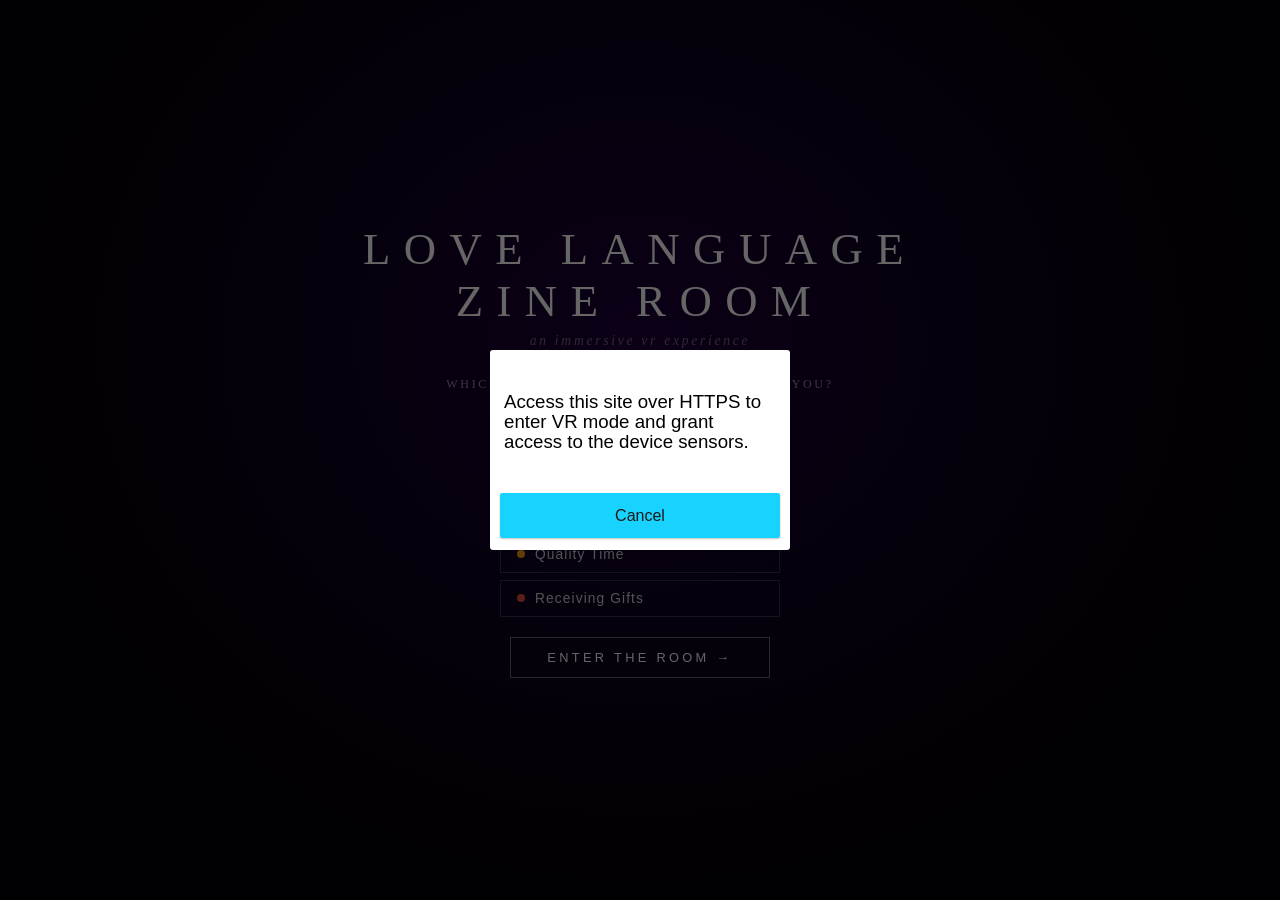
<file: demos/zine-room/index.html>
<!DOCTYPE html>
<html lang="en">
<head>
<meta charset="utf-8">
<meta name="viewport" content="width=device-width, initial-scale=1.0, user-scalable=no">
<title>Love Language · Zine Room</title>
<script src="../../assets/lib/aframe-v1.4.0.min.js"></script>
<style>
*{margin:0;padding:0;box-sizing:border-box}
body{overflow:hidden;background:#030006;font-family:Georgia,serif}
canvas{cursor:crosshair}

/* ── ENTRY ───────────────────────────────────────── */
#entry{position:fixed;inset:0;z-index:1000;
  background:radial-gradient(ellipse at 50% 38%,#1c0038 0%,#030006 70%);
  display:flex;flex-direction:column;align-items:center;justify-content:center;padding:24px;transition:opacity .85s}
#entry h1{font-size:clamp(1.4rem,5vw,2.8rem);color:#fff;letter-spacing:.3em;
  text-transform:uppercase;text-align:center;font-weight:normal;margin-bottom:6px}
.tag{color:rgba(255,255,255,.4);font-style:italic;font-size:.85rem;letter-spacing:.2em;margin-bottom:28px;text-align:center}
.q{color:rgba(255,255,255,.55);font-size:.75rem;letter-spacing:.22em;text-transform:uppercase;margin-bottom:12px}
#btns{display:flex;flex-direction:column;gap:7px;width:100%;max-width:280px}
.zb{background:transparent;border:1px solid rgba(255,255,255,.18);color:rgba(255,255,255,.82);
  padding:10px 16px;cursor:pointer;font-size:.86rem;letter-spacing:.08em;transition:all .2s;
  text-align:left;display:flex;align-items:center;gap:10px}
.zb:hover,.zb.sel{background:rgba(255,255,255,.09);border-color:rgba(255,255,255,.5)}
.dot{width:8px;height:8px;border-radius:50%;flex-shrink:0}
#go{background:transparent;border:1px solid rgba(255,255,255,.38);color:#fff;
  padding:12px 36px;margin-top:20px;cursor:pointer;font-size:.8rem;letter-spacing:.26em;
  text-transform:uppercase;transition:all .25s}
#go:hover{background:rgba(255,255,255,.1)}

/* ── HUD ─────────────────────────────────────────── */
#hud{position:fixed;top:0;left:0;right:0;z-index:200;padding:10px 16px;display:none;
  align-items:center;gap:10px;background:rgba(0,0,0,.5);backdrop-filter:blur(10px);
  border-bottom:1px solid rgba(255,255,255,.08);flex-wrap:wrap}
#zlabel{color:rgba(255,255,255,.88);font-size:.68rem;letter-spacing:.28em;
  text-transform:uppercase;flex:1;min-width:80px}
/* zone nav dots */
#zone-nav{display:flex;gap:6px;align-items:center}
.znd{width:11px;height:11px;border-radius:50%;cursor:pointer;opacity:.3;
  border:1px solid rgba(255,255,255,.25);transition:all .22s;flex-shrink:0}
.znd:hover{opacity:.65;transform:scale(1.2)}
.znd.visited{opacity:.65}
.znd.active{opacity:1;transform:scale(1.35);box-shadow:0 0 7px currentColor}
#bback{background:transparent;border:1px solid rgba(255,255,255,.28);
  color:rgba(255,255,255,.78);padding:5px 11px;cursor:pointer;font-size:.65rem;
  letter-spacing:.14em;transition:all .2s;white-space:nowrap}
#bback:hover{background:rgba(255,255,255,.1);color:#fff}

/* ── OVERLAYS ────────────────────────────────────── */
#fade{position:fixed;inset:0;background:#000;opacity:0;pointer-events:none;z-index:500;transition:opacity .55s}
#fade.on{opacity:1;pointer-events:all}

#aff{position:fixed;bottom:58px;left:50%;transform:translateX(-50%);
  background:rgba(0,0,0,.72);backdrop-filter:blur(12px);
  border:1px solid rgba(255,255,255,.14);color:rgba(255,255,255,.94);
  padding:13px 26px;font-style:italic;font-size:.94rem;z-index:200;
  opacity:0;transition:opacity .4s;pointer-events:none;
  text-align:center;max-width:min(420px,88vw);line-height:1.55}
#aff.on{opacity:1}

/* ── VR FRAME ────────────────────────────────────── */
#vrframe{position:fixed;inset:0;z-index:190;pointer-events:none;display:none}

/* Dark overlay with transparent lens holes via SVG mask */
#vrf-bg{
  position:absolute;inset:0;
  background:rgba(4,0,10,0.96);
  mask:url(#vrf-lens-mask);
  -webkit-mask:url(#vrf-lens-mask);
  mask-size:100% 100%;
  -webkit-mask-size:100% 100%;
}
/* Rim glows sit OVER the transparent holes (no mask applied) */
.vrf-rim{
  position:absolute;
  top:13%;bottom:13%;width:39%;
  border-radius:6%/8%;
  border:2px solid rgba(155,89,182,0.7);
  box-shadow:0 0 26px rgba(155,89,182,0.55),inset 0 0 30px rgba(0,0,0,0.45);
  background:radial-gradient(ellipse at center,transparent 55%,rgba(0,0,0,0.35) 100%);
  pointer-events:none;
}
#vrf-rim-l{left:3%}
#vrf-rim-r{right:3%}
/* Nose bridge cap */
#vrf-nose{
  position:absolute;left:42.5%;width:15%;
  top:22%;bottom:22%;
  background:rgba(4,0,10,0.96);
  border-radius:4px;
}
/* Corner screws */
.vrf-screw{
  position:absolute;width:7px;height:7px;border-radius:50%;
  background:rgba(255,255,255,0.07);border:1px solid rgba(255,255,255,0.12);
}
/* Top / bottom bars */
#vrf-topbar{
  position:absolute;top:0;left:0;right:0;height:11.5%;
  background:rgba(4,0,10,0.94);
  border-bottom:1px solid rgba(155,89,182,0.12);
  display:flex;align-items:center;justify-content:center;
}
#vrf-botbar{
  position:absolute;bottom:0;left:0;right:0;height:11.5%;
  background:rgba(4,0,10,0.94);
  border-top:1px solid rgba(155,89,182,0.12);
}
/* Strap tabs */
.vrf-strap{
  position:absolute;top:38%;height:24%;width:3%;
  background:rgba(16,8,26,0.95);
}
#vrf-strap-l{left:0;border-radius:0 4px 4px 0}
#vrf-strap-r{right:0;border-radius:4px 0 0 4px}
.vrf-strap::before,.vrf-strap::after{
  content:'';position:absolute;left:20%;right:20%;height:1px;
  background:rgba(255,255,255,0.1);
}
.vrf-strap::before{top:28%}.vrf-strap::after{top:56%}
/* Brand label */
#vrf-brand{
  font-size:clamp(.45rem,.9vw,.65rem);letter-spacing:.32em;
  color:rgba(155,89,182,0.48);font-family:Georgia,serif;text-transform:uppercase;
}
/* Toggle */
#vrtoggle{position:fixed;top:52px;right:14px;z-index:210;padding:5px 10px;
  background:rgba(0,0,0,.62);color:rgba(255,255,255,.6);
  border:1px solid rgba(255,255,255,.2);font-size:.64rem;letter-spacing:.1em;
  cursor:pointer;display:none;transition:all .2s}
#vrtoggle:hover{color:#fff;border-color:rgba(255,255,255,.5)}
#vrtoggle.active{color:#fff;border-color:rgba(155,89,182,.7);box-shadow:0 0 8px rgba(155,89,182,.4)}

/* ── FINALE BUTTON ───────────────────────────────── */
#finale-btn{position:fixed;bottom:18px;left:50%;transform:translateX(-50%);
  z-index:210;padding:10px 28px;display:none;
  background:linear-gradient(135deg,rgba(155,89,182,.4),rgba(233,30,140,.35),rgba(26,188,156,.35),rgba(243,156,18,.35),rgba(231,76,60,.4));
  border:1px solid rgba(255,255,255,.5);color:#fff;
  font-size:.74rem;letter-spacing:.22em;text-transform:uppercase;cursor:pointer;
  animation:rpulse 3s ease-in-out infinite}
@keyframes rpulse{0%,100%{box-shadow:0 0 12px rgba(155,89,182,.5)}
  50%{box-shadow:0 0 28px rgba(233,30,140,.75),0 0 50px rgba(26,188,156,.35)}}

/* ── CAMERA FINALE OVERLAY ───────────────────────── */
#cam-overlay{position:fixed;inset:0;z-index:800;display:none;
  flex-direction:column;align-items:center;justify-content:center;
  background:#030006}

/* video viewport — styled like a photo booth window */
#cam-viewport{position:relative;width:min(480px,88vw);
  aspect-ratio:3/4;flex-shrink:0;
  border:2px solid rgba(155,89,182,0.6);
  box-shadow:0 0 28px rgba(155,89,182,0.4),inset 0 0 28px rgba(0,0,0,0.5);
  overflow:hidden;background:#000}
#cam-video{width:100%;height:100%;object-fit:cover;display:block}
#cam-grad{position:absolute;inset:0;pointer-events:none;
  background:linear-gradient(135deg,
    rgba(155,89,182,.28) 0%,rgba(233,30,140,.22) 22%,
    rgba(26,188,156,.2) 44%,rgba(243,156,18,.22) 68%,rgba(231,76,60,.28) 100%);
  mix-blend-mode:screen}
#cam-vig{position:absolute;inset:0;pointer-events:none;
  background:radial-gradient(ellipse at center,transparent 42%,rgba(0,0,0,.82) 100%)}

/* floating sparkle particles inside viewport */
.cam-spark{position:absolute;border-radius:50%;pointer-events:none;
  animation:sparkFloat 3s ease-in-out infinite}
@keyframes sparkFloat{
  0%{transform:translateY(0) scale(1);opacity:.9}
  50%{transform:translateY(-22px) scale(1.3);opacity:.4}
  100%{transform:translateY(0) scale(1);opacity:.9}}

/* countdown number */
#cam-countdown{position:absolute;inset:0;display:none;
  align-items:center;justify-content:center;pointer-events:none}
#cam-count-num{font-size:8rem;color:#fff;font-family:Georgia,serif;
  text-shadow:0 0 32px rgba(155,89,182,1),0 0 64px rgba(233,30,140,.7);
  animation:countPop .85s ease-out forwards}
@keyframes countPop{
  0%{transform:scale(2.2);opacity:0}
  30%{opacity:1}
  80%{transform:scale(1);opacity:1}
  100%{transform:scale(.8);opacity:0}}

/* flash */
#cam-flash{position:absolute;inset:0;background:#fff;opacity:0;
  pointer-events:none;transition:opacity .08s;z-index:10}

/* UI chrome around viewport */
#cam-chrome{width:min(480px,88vw);flex-shrink:0;
  padding:12px 16px 0;display:flex;flex-direction:column;align-items:center;gap:8px}

#cam-label{color:rgba(255,255,255,.82);font-size:.68rem;letter-spacing:.32em;
  text-transform:uppercase;text-align:center;
  text-shadow:0 0 12px rgba(155,89,182,.8);margin-top:14px}

/* film strip dots above -->
#cam-strip{display:flex;gap:6px;align-items:center;justify-content:center;margin-top:10px}
.strip-dot{width:9px;height:9px;border-radius:50%;opacity:.35;transition:all .3s}
.strip-dot.lit{opacity:1;box-shadow:0 0 8px currentColor;transform:scale(1.25)}

/* shutter row */
#cam-shutter-row{display:flex;align-items:center;gap:16px;margin-top:6px}
#cam-snap{width:58px;height:58px;border-radius:50%;
  background:rgba(155,89,182,.18);border:2px solid rgba(255,255,255,.65);
  cursor:pointer;display:flex;align-items:center;justify-content:center;
  font-size:1.4rem;transition:all .18s;
  box-shadow:0 0 16px rgba(155,89,182,.4)}
#cam-snap:hover{background:rgba(155,89,182,.38);transform:scale(1.1);
  box-shadow:0 0 28px rgba(155,89,182,.7)}
#cam-hint{color:rgba(255,255,255,.35);font-size:.62rem;letter-spacing:.14em;text-align:center}

#cam-close{position:absolute;top:14px;right:14px;background:transparent;
  border:1px solid rgba(255,255,255,.22);color:rgba(255,255,255,.55);
  padding:5px 12px;font-size:.65rem;letter-spacing:.12em;cursor:pointer;z-index:5;
  transition:all .2s}
#cam-close:hover{color:#fff;border-color:rgba(255,255,255,.5)}

#dl-link{color:rgba(155,89,182,.8);font-size:.65rem;letter-spacing:.14em;
  text-decoration:none;border-bottom:1px solid rgba(155,89,182,.4);
  padding-bottom:2px;display:none;margin-top:4px;transition:color .2s}
#dl-link:hover{color:#ce93d8}
</style>
</head>
<body>

<!-- ENTRY -->
<div id="entry">
  <h1>Love Language<br>Zine Room</h1>
  <p class="tag">an immersive vr experience</p>
  <p class="q">Which love language resonates with you?</p>
  <div id="btns">
    <button class="zb" data-zone="0"><span class="dot" style="background:#9b59b6"></span>Words of Affirmation</button>
    <button class="zb" data-zone="1"><span class="dot" style="background:#e91e8c"></span>Physical Touch</button>
    <button class="zb" data-zone="2"><span class="dot" style="background:#1abc9c"></span>Acts of Service</button>
    <button class="zb" data-zone="3"><span class="dot" style="background:#f39c12"></span>Quality Time</button>
    <button class="zb" data-zone="4"><span class="dot" style="background:#e74c3c"></span>Receiving Gifts</button>
  </div>
  <button id="go">Enter the Room →</button>
</div>

<!-- HUD -->
<div id="hud">
  <span id="zlabel">The Hub</span>
  <div id="zone-nav">
    <span class="znd" data-zone="0" style="background:#9b59b6" title="Words of Affirmation"></span>
    <span class="znd" data-zone="1" style="background:#e91e8c" title="Physical Touch"></span>
    <span class="znd" data-zone="2" style="background:#1abc9c" title="Acts of Service"></span>
    <span class="znd" data-zone="3" style="background:#f39c12" title="Quality Time"></span>
    <span class="znd" data-zone="4" style="background:#e74c3c" title="Receiving Gifts"></span>
  </div>
  <button id="bback">← Hub</button>
</div>

<div id="fade"></div>
<div id="aff"></div>

<!-- Hidden SVG mask definition for VR frame lens holes -->
<svg id="vrf-svg" xmlns="http://www.w3.org/2000/svg"
  style="position:absolute;width:0;height:0;overflow:hidden;display:block">
  <defs>
    <!-- maskUnits=objectBoundingBox: coords are 0–1 relative to element size -->
    <mask id="vrf-lens-mask" maskUnits="objectBoundingBox" maskContentUnits="objectBoundingBox">
      <rect width="1" height="1" fill="white"/>
      <!-- Left lens hole -->
      <rect x=".03" y=".13" width=".39" height=".74" rx=".04" ry=".055" fill="black"/>
      <!-- Right lens hole -->
      <rect x=".58" y=".13" width=".39" height=".74" rx=".04" ry=".055" fill="black"/>
    </mask>
  </defs>
</svg>

<!-- VR FRAME — masked dark overlay + decorative layer -->
<div id="vrframe">
  <!-- Masked dark bg: transparent where lenses are -->
  <div id="vrf-bg"></div>
  <!-- Rim glows (unmasked, render over transparent lens holes) -->
  <div class="vrf-rim" id="vrf-rim-l"></div>
  <div class="vrf-rim" id="vrf-rim-r"></div>
  <!-- Nose bridge -->
  <div id="vrf-nose"></div>
  <!-- Corner screws -->
  <div class="vrf-screw" style="left:4.8%;top:14.5%"></div>
  <div class="vrf-screw" style="left:41.2%;top:14.5%"></div>
  <div class="vrf-screw" style="left:4.8%;bottom:14.5%"></div>
  <div class="vrf-screw" style="left:41.2%;bottom:14.5%"></div>
  <div class="vrf-screw" style="right:4.8%;top:14.5%"></div>
  <div class="vrf-screw" style="right:41.2%;top:14.5%"></div>
  <div class="vrf-screw" style="right:4.8%;bottom:14.5%"></div>
  <div class="vrf-screw" style="right:41.2%;bottom:14.5%"></div>
  <!-- Top / bottom bars -->
  <div id="vrf-topbar"><span id="vrf-brand">LOVE LANGUAGE · ZINE ROOM</span></div>
  <div id="vrf-botbar"></div>
  <!-- Strap tabs -->
  <div class="vrf-strap" id="vrf-strap-l"></div>
  <div class="vrf-strap" id="vrf-strap-r"></div>
</div>
<button id="vrtoggle">🥽 VR Frame</button>

<!-- Finale -->
<button id="finale-btn" style="display:none">✦ Capture Your Journey ✦</button>

<!-- Camera overlay — photo booth style -->
<div id="cam-overlay">
  <button id="cam-close">✕ close</button>

  <p id="cam-label">love language · zine room<br>
    <span style="opacity:.45;font-size:.55rem;letter-spacing:.2em">all five rooms · your journey</span>
  </p>

  <!-- Film strip dots -->
  <div id="cam-strip">
    <span class="strip-dot" style="color:#9b59b6;background:#9b59b6"></span>
    <span class="strip-dot" style="color:#e91e8c;background:#e91e8c"></span>
    <span class="strip-dot" style="color:#1abc9c;background:#1abc9c"></span>
    <span class="strip-dot" style="color:#f39c12;background:#f39c12"></span>
    <span class="strip-dot" style="color:#e74c3c;background:#e74c3c"></span>
  </div>

  <!-- Photo booth viewport -->
  <div id="cam-viewport">
    <video id="cam-video" autoplay playsinline muted></video>
    <div id="cam-grad"></div>
    <div id="cam-vig"></div>
    <!-- CSS sparkle particles -->
    <div class="cam-spark" style="width:6px;height:6px;background:#d7b8f3;left:12%;top:18%;animation-delay:0s;animation-duration:2.8s"></div>
    <div class="cam-spark" style="width:5px;height:5px;background:#f8bbd0;left:78%;top:12%;animation-delay:.5s;animation-duration:3.2s"></div>
    <div class="cam-spark" style="width:7px;height:7px;background:#b2dfdb;left:88%;top:55%;animation-delay:1.1s;animation-duration:2.5s"></div>
    <div class="cam-spark" style="width:4px;height:4px;background:#ffe082;left:22%;top:72%;animation-delay:.3s;animation-duration:3.8s"></div>
    <div class="cam-spark" style="width:6px;height:6px;background:#ffcdd2;left:55%;top:82%;animation-delay:.8s;animation-duration:2.9s"></div>
    <div class="cam-spark" style="width:5px;height:5px;background:#ce93d8;left:8%;top:44%;animation-delay:1.6s;animation-duration:3.4s"></div>
    <div class="cam-spark" style="width:8px;height:8px;background:#80cbc4;left:68%;top:28%;animation-delay:.2s;animation-duration:4.1s"></div>
    <div class="cam-spark" style="width:4px;height:4px;background:#fff;left:40%;top:8%;animation-delay:1.3s;animation-duration:2.6s"></div>
    <div class="cam-spark" style="width:5px;height:5px;background:#f48fb1;left:92%;top:78%;animation-delay:.7s;animation-duration:3.6s"></div>
    <div class="cam-spark" style="width:6px;height:6px;background:#ffa726;left:32%;top:90%;animation-delay:2.1s;animation-duration:3.0s"></div>
    <!-- Countdown display (inside viewport) -->
    <div id="cam-countdown"><span id="cam-count-num">3</span></div>
    <!-- Flash -->
    <div id="cam-flash"></div>
  </div>

  <!-- Controls below viewport -->
  <div id="cam-chrome">
    <div id="cam-shutter-row">
      <button id="cam-snap">📸</button>
    </div>
    <p id="cam-hint">tap shutter for 3·2·1 countdown</p>
    <a id="dl-link" download="love-language-zine.png">⬇ save your photo</a>
  </div>
</div>


<!-- ════════════════════════════════════════════════
     A-FRAME SCENE
     ════════════════════════════════════════════════ -->
<a-scene id="sc"
  cursor="rayOrigin:mouse"
  raycaster="objects:.hit;far:22"
  renderer="antialias:true;logarithmicDepthBuffer:true"
  vr-mode-ui="enabled:false"
  loading-screen="dotsColor:#9b59b6;backgroundColor:#030006">

  <a-assets timeout="20000"></a-assets>

  <a-camera id="cam" position="0 1.6 0" look-controls wasd-controls="acceleration:12">
    <a-cursor color="#fff" opacity=".45"
      geometry="primitive:ring;radiusInner:.006;radiusOuter:.014"
      material="color:#fff;shader:flat"
      raycaster="objects:.hit;far:22"
      animation__click="property:scale;startEvents:click;from:.1 .1 .1;to:1 1 1;dur:180">
    </a-cursor>
  </a-camera>

  <!-- LIGHTS -->
  <a-light type="ambient" color="#07000f" intensity=".9"></a-light>
  <a-light id="zl" type="point" color="#7b2fbe" intensity="2.6" position="0 4 -1"
    animation__p="property:light.intensity;to:3.8;dir:alternate;loop:true;dur:2600;easing:easeInOutSine">
  </a-light>
  <a-light type="directional" color="#0d0020" intensity=".4" position="-2 3 2"></a-light>

  <!-- ZONE SKIES — one per zone + hub, toggled in JS -->
  <a-sky id="sky-hub" color="#030006"></a-sky>
  <a-sky id="sky-0"   color="#0d001f" visible="false"></a-sky>
  <a-sky id="sky-1"   color="#160010" visible="false"></a-sky>
  <a-sky id="sky-2"   color="#001810" visible="false"></a-sky>
  <a-sky id="sky-3"   color="#140900" visible="false"></a-sky>
  <a-sky id="sky-4"   color="#150000" visible="false"></a-sky>


  <!-- ═══ HUB ═══ -->
  <a-entity id="hub">
    <a-text value="LOVE LANGUAGE&#10;ZINE ROOM" position="0 4.2 -4.5" align="center"
      color="#fff" scale="1 1 1" font="mozillavr" wrap-count="18"
      animation="property:position;from:0 4.2 -4.5;to:0 4.55 -4.5;dir:alternate;loop:true;dur:5200;easing:easeInOutSine">
    </a-text>
    <a-text value="choose your portal" position="0 3.3 -4.5" align="center"
      color="rgba(255,255,255,0.28)" scale=".54 .54 .54">
    </a-text>
    <!-- Floating ambient hub text -->
    <a-text value="love is a language" position="-3.2 3.8 -1.8" align="center"
      color="rgba(155,89,182,0.45)" scale=".48 .48 .48" font="mozillavr"
      animation="property:position;from:-3.2 3.8 -1.8;to:-3.2 4.2 -1.8;dir:alternate;loop:true;dur:6100;easing:easeInOutSine">
    </a-text>
    <a-text value="speak yours" position="3.4 3.5 -0.6" align="center"
      color="rgba(233,30,140,0.38)" scale=".44 .44 .44" font="mozillavr"
      animation="property:position;from:3.4 3.5 -0.6;to:3.4 3.9 -0.6;dir:alternate;loop:true;dur:5400;easing:easeInOutSine">
    </a-text>
    <a-text value="every room holds you" position="2.2 4.4 2.5" align="center"
      color="rgba(26,188,156,0.35)" scale=".42 .42 .42" font="mozillavr"
      animation="property:position;from:2.2 4.4 2.5;to:2.2 4.8 2.5;dir:alternate;loop:true;dur:7200;easing:easeInOutSine">
    </a-text>
    <a-text value="which calls to you?" position="-2.0 4.1 2.6" align="center"
      color="rgba(243,156,18,0.38)" scale=".44 .44 .44" font="mozillavr"
      animation="property:position;from:-2.0 4.1 2.6;to:-2.0 4.5 2.6;dir:alternate;loop:true;dur:4900;easing:easeInOutSine">
    </a-text>
    <a-text value="you are worthy of love" position="0.4 5.0 -2.8" align="center"
      color="rgba(231,76,60,0.32)" scale=".4 .4 .4" font="mozillavr"
      animation="property:position;from:0.4 5.0 -2.8;to:0.4 5.4 -2.8;dir:alternate;loop:true;dur:8100;easing:easeInOutSine">
    </a-text>

    <a-entity id="car" animation="property:rotation;to:0 360 0;loop:true;dur:48000;easing:linear">

      <!-- Portal 0 · purple · front -->
      <a-entity position="0 1.6 -3.6" look-at="#cam">
        <a-torus radius=".72" radius-tubular=".055" color="#9b59b6"
          material="emissive:#7b2fbe;emissiveIntensity:.95;metalness:.4;roughness:.3"
          animation="property:rotation;to:0 0 360;loop:true;dur:9500;easing:linear"></a-torus>
        <a-torus radius=".5" radius-tubular=".03" color="#ce93d8"
          material="emissive:#ab47bc;emissiveIntensity:.6;opacity:.65"
          animation="property:rotation;to:0 0 -360;loop:true;dur:6000;easing:linear"></a-torus>
        <a-circle radius=".63" color="#0f001e" opacity=".9" material="side:double;emissive:#0a0018;emissiveIntensity:.3"></a-circle>
        <a-plane width="1.5" height="1.5" opacity="0" class="hit portal-hit" data-zone="0"
          material="transparent:true;depthWrite:false"></a-plane>
        <a-text value="WORDS OF&#10;AFFIRMATION" position="0 0 .08" align="center" color="#d7b8f3" scale=".32 .32 .32" font="mozillavr"></a-text>
      </a-entity>

      <!-- Portal 1 · pink -->
      <a-entity position="3.42 1.6 -1.11" look-at="#cam">
        <a-torus radius=".72" radius-tubular=".055" color="#e91e8c"
          material="emissive:#c2185b;emissiveIntensity:.95;metalness:.4;roughness:.3"
          animation="property:rotation;to:360 0 0;loop:true;dur:7200;easing:linear"></a-torus>
        <a-torus radius=".5" radius-tubular=".03" color="#f48fb1"
          material="emissive:#f06292;emissiveIntensity:.6;opacity:.65"
          animation="property:rotation;to:-360 0 0;loop:true;dur:5000;easing:linear"></a-torus>
        <a-circle radius=".63" color="#1a000d" opacity=".9" material="side:double;emissive:#120008;emissiveIntensity:.3"></a-circle>
        <a-plane width="1.5" height="1.5" opacity="0" class="hit portal-hit" data-zone="1"
          material="transparent:true;depthWrite:false"></a-plane>
        <a-text value="PHYSICAL&#10;TOUCH" position="0 0 .08" align="center" color="#f8bbd0" scale=".32 .32 .32" font="mozillavr"></a-text>
      </a-entity>

      <!-- Portal 2 · teal -->
      <a-entity position="2.11 1.6 2.9" look-at="#cam">
        <a-torus radius=".72" radius-tubular=".055" color="#1abc9c"
          material="emissive:#009688;emissiveIntensity:.95;metalness:.4;roughness:.3"
          animation="property:rotation;to:0 360 0;loop:true;dur:11000;easing:linear"></a-torus>
        <a-torus radius=".5" radius-tubular=".03" color="#80cbc4"
          material="emissive:#4db6ac;emissiveIntensity:.6;opacity:.65"
          animation="property:rotation;to:0 -360 0;loop:true;dur:7000;easing:linear"></a-torus>
        <a-circle radius=".63" color="#001510" opacity=".9" material="side:double;emissive:#000e0a;emissiveIntensity:.3"></a-circle>
        <a-plane width="1.5" height="1.5" opacity="0" class="hit portal-hit" data-zone="2"
          material="transparent:true;depthWrite:false"></a-plane>
        <a-text value="ACTS OF&#10;SERVICE" position="0 0 .08" align="center" color="#b2dfdb" scale=".32 .32 .32" font="mozillavr"></a-text>
      </a-entity>

      <!-- Portal 3 · amber -->
      <a-entity position="-2.11 1.6 2.9" look-at="#cam">
        <a-torus radius=".72" radius-tubular=".055" color="#f39c12"
          material="emissive:#e65100;emissiveIntensity:.95;metalness:.4;roughness:.3"
          animation="property:rotation;to:0 0 -360;loop:true;dur:8800;easing:linear"></a-torus>
        <a-torus radius=".5" radius-tubular=".03" color="#ffe082"
          material="emissive:#ffa000;emissiveIntensity:.6;opacity:.65"
          animation="property:rotation;to:0 0 360;loop:true;dur:5700;easing:linear"></a-torus>
        <a-circle radius=".63" color="#140900" opacity=".9" material="side:double;emissive:#0e0600;emissiveIntensity:.3"></a-circle>
        <a-plane width="1.5" height="1.5" opacity="0" class="hit portal-hit" data-zone="3"
          material="transparent:true;depthWrite:false"></a-plane>
        <a-text value="QUALITY&#10;TIME" position="0 0 .08" align="center" color="#ffe0b2" scale=".32 .32 .32" font="mozillavr"></a-text>
      </a-entity>

      <!-- Portal 4 · coral -->
      <a-entity position="-3.42 1.6 -1.11" look-at="#cam">
        <a-torus radius=".72" radius-tubular=".055" color="#e74c3c"
          material="emissive:#c62828;emissiveIntensity:.95;metalness:.4;roughness:.3"
          animation="property:rotation;to:360 360 0;loop:true;dur:8200;easing:linear"></a-torus>
        <a-torus radius=".5" radius-tubular=".03" color="#ef9a9a"
          material="emissive:#e57373;emissiveIntensity:.6;opacity:.65"
          animation="property:rotation;to:-180 -360 0;loop:true;dur:6200;easing:linear"></a-torus>
        <a-circle radius=".63" color="#150000" opacity=".9" material="side:double;emissive:#0e0000;emissiveIntensity:.3"></a-circle>
        <a-plane width="1.5" height="1.5" opacity="0" class="hit portal-hit" data-zone="4"
          material="transparent:true;depthWrite:false"></a-plane>
        <a-text value="RECEIVING&#10;GIFTS" position="0 0 .08" align="center" color="#ffcdd2" scale=".32 .32 .32" font="mozillavr"></a-text>
      </a-entity>
    </a-entity><!-- /carousel -->

    <!-- Hub ambient orbs -->
    <a-sphere radius=".07"  color="#9b59b6" material="emissive:#7b2fbe;emissiveIntensity:1.3" position=".9 3.6 -2.6"
      animation="property:position;from:.9 3.6 -2.6;to:1.3 4.1 -3.1;dir:alternate;loop:true;dur:3750;easing:easeInOutSine"></a-sphere>
    <a-sphere radius=".055" color="#e91e8c" material="emissive:#c2185b;emissiveIntensity:1.3" position="-1.3 2.9 -1.5"
      animation="property:position;from:-1.3 2.9 -1.5;to:-1.7 3.4 -2;dir:alternate;loop:true;dur:4200;easing:easeInOutSine"></a-sphere>
    <a-sphere radius=".065" color="#1abc9c" material="emissive:#009688;emissiveIntensity:1.3" position="1.9 2.3 1.6"
      animation="property:position;from:1.9 2.3 1.6;to:2.4 2.8 2.1;dir:alternate;loop:true;dur:3350;easing:easeInOutSine"></a-sphere>
    <a-sphere radius=".055" color="#f39c12" material="emissive:#e65100;emissiveIntensity:1.3" position="-.4 4.3 -2.6"
      animation="property:position;from:-.4 4.3 -2.6;to:.1 4.8 -3.1;dir:alternate;loop:true;dur:5100;easing:easeInOutSine"></a-sphere>
    <a-sphere radius=".085" color="#e74c3c" material="emissive:#c62828;emissiveIntensity:1.3" position="-2.1 3.6 -1.5"
      animation="property:position;from:-2.1 3.6 -1.5;to:-2.5 4.1 -2;dir:alternate;loop:true;dur:4600;easing:easeInOutSine"></a-sphere>
    <a-torus-knot radius="3.4" radius-tubular=".026" p="3" q="5"
      material="color:#2a1040;emissive:#3d1060;emissiveIntensity:.5;metalness:.8;roughness:.2;opacity:.55"
      position="0 .08 0" rotation="90 0 0"
      animation="property:rotation;from:90 0 0;to:90 0 360;loop:true;dur:26000;easing:linear">
    </a-torus-knot>
  </a-entity><!-- /hub -->


  <!-- ═══ ZONE 0 · WORDS OF AFFIRMATION · purple ═══ -->
  <a-entity id="z0" visible="false">
    <!-- Ambient purple fog plane behind -->
    <a-plane width="30" height="20" position="0 3 -8" rotation="0 0 0"
      material="color:#2a004a;emissive:#1a0035;emissiveIntensity:.4;opacity:.35;transparent:true;side:double">
    </a-plane>
    <a-text value="you are enough" position="-1.9 2.7 -3.6" color="#d7b8f3" scale=".72 .72 .72" align="center"
      class="hit affm" data-msg="You are enough. Exactly as you are, right now."
      animation="property:position;from:-1.9 2.7 -3.6;to:-1.9 3.2 -3.6;dir:alternate;loop:true;dur:4300;easing:easeInOutSine"></a-text>
    <a-text value="your voice matters" position="1.7 3.3 -3.1" color="#ce93d8" scale=".66 .66 .66" align="center"
      class="hit affm" data-msg="Your voice matters. Speak and be truly heard."
      animation="property:position;from:1.7 3.3 -3.1;to:1.7 3.8 -3.1;dir:alternate;loop:true;dur:3700;easing:easeInOutSine"></a-text>
    <a-text value="I see you" position="0 4.3 -4.2" color="#b39ddb" scale=".9 .9 .9" align="center"
      class="hit affm" data-msg="I see you — all of you — and you are beautiful."
      animation="property:position;from:0 4.3 -4.2;to:0 4.8 -4.2;dir:alternate;loop:true;dur:5100;easing:easeInOutSine"></a-text>
    <a-text value="you are loved" position="-2.9 3.9 -2.1" color="#e1bee7" scale=".6 .6 .6" align="center"
      class="hit affm" data-msg="You are loved beyond what words can hold."
      animation="property:position;from:-2.9 3.9 -2.1;to:-2.9 4.4 -2.1;dir:alternate;loop:true;dur:4600;easing:easeInOutSine"></a-text>
    <a-sphere radius=".36" position="0 2.1 -3.6"
      material="color:#9b59b6;emissive:#7b2fbe;emissiveIntensity:.55;metalness:.3;roughness:.5;opacity:.88"
      class="hit affm" data-msg="You are worthy of every beautiful thing."
      animation="property:scale;from:1 1 1;to:1.18 1.18 1.18;dir:alternate;loop:true;dur:3100;easing:easeInOutSine"></a-sphere>
    <a-sphere radius=".23" position="1 2.7 -3.1" material="color:#7b2fbe;emissive:#6a1b9a;emissiveIntensity:.65"
      animation="property:position;from:1 2.7 -3.1;to:1.3 3.2 -3.5;dir:alternate;loop:true;dur:4300;easing:easeInOutSine"></a-sphere>
    <a-sphere radius=".17" position="-1 2.9 -3.3" material="color:#ab47bc;emissive:#9b59b6;emissiveIntensity:.6"
      animation="property:position;from:-1 2.9 -3.3;to:-1.3 3.4 -3.6;dir:alternate;loop:true;dur:3900;easing:easeInOutSine"></a-sphere>
    <a-torus radius="1.65" radius-tubular=".022" color="#9b59b6"
      material="emissive:#7b2fbe;emissiveIntensity:.5;opacity:.55" position="0 2.1 -3.6"
      animation="property:rotation;to:0 360 0;loop:true;dur:13500;easing:linear"></a-torus>
    <a-torus radius="1.25" radius-tubular=".018" color="#ce93d8"
      material="emissive:#ab47bc;emissiveIntensity:.42;opacity:.38" position="0 2.1 -3.6" rotation="90 0 0"
      animation="property:rotation;to:90 0 360;loop:true;dur:9200;easing:linear"></a-torus>
    <a-torus radius=".82" radius-tubular=".014" color="#e1bee7"
      material="emissive:#ce93d8;emissiveIntensity:.35;opacity:.28" position="0 2.1 -3.6" rotation="45 45 0"
      animation="property:rotation;to:405 45 360;loop:true;dur:7100;easing:linear"></a-torus>
    <a-text value="WORDS OF AFFIRMATION" position="0 5.1 -4.8" align="center" color="#d7b8f3" scale=".74 .74 .74" font="mozillavr" opacity=".65"></a-text>
    <a-sphere radius=".04"  position="2.3 3.6 -3.1" material="color:#e1bee7;emissive:#ce93d8;emissiveIntensity:1.3"
      animation="property:position;from:2.3 3.6 -3.1;to:2.8 4.1 -3.6;dir:alternate;loop:true;dur:2900;easing:easeInOutSine"></a-sphere>
    <a-sphere radius=".035" position="-2.4 4.3 -2.6" material="color:#e1bee7;emissive:#ce93d8;emissiveIntensity:1.3"
      animation="property:position;from:-2.4 4.3 -2.6;to:-2.8 4.8 -3.1;dir:alternate;loop:true;dur:3300;easing:easeInOutSine"></a-sphere>
    <a-sphere radius=".04"  position=".4 5.3 -3.1" material="color:#f3e5f5;emissive:#e1bee7;emissiveIntensity:1.3"
      animation="property:position;from:.4 5.3 -3.1;to:.9 5.8 -3.6;dir:alternate;loop:true;dur:3700;easing:easeInOutSine"></a-sphere>
    <a-sphere radius=".03"  position="-.9 2.3 -2.1" material="color:#f3e5f5;emissive:#e1bee7;emissiveIntensity:1.3"
      animation="property:position;from:-.9 2.3 -2.1;to:-1.2 2.8 -2.5;dir:alternate;loop:true;dur:2600;easing:easeInOutSine"></a-sphere>
  </a-entity>


  <!-- ═══ ZONE 1 · PHYSICAL TOUCH · pink ═══ -->
  <a-entity id="z1" visible="false">
    <a-plane width="30" height="20" position="0 3 -8"
      material="color:#3a0020;emissive:#250012;emissiveIntensity:.4;opacity:.35;transparent:true;side:double">
    </a-plane>
    <a-sphere radius=".52" position="0 1.9 -2.9"
      material="color:#e91e8c;emissive:#c2185b;emissiveIntensity:.52;metalness:.15;roughness:.65;opacity:.92"
      class="hit affm" data-msg="You are held. You are safe. You are home."
      animation__p="property:scale;from:1 1 1;to:1.25 1.25 1.25;dir:alternate;loop:true;dur:1400;easing:easeInOutSine"
      animation__b="property:position;from:0 1.9 -2.9;to:0 2.4 -2.9;dir:alternate;loop:true;dur:2000;easing:easeInOutSine"></a-sphere>
    <a-sphere radius=".35" position="-1.8 2 -2.5"
      material="color:#f06292;emissive:#e91e8c;emissiveIntensity:.6;metalness:.15;roughness:.55"
      animation__p="property:scale;from:1 1 1;to:1.2 1.2 1.2;dir:alternate;loop:true;dur:1700;easing:easeInOutSine"
      animation__b="property:position;from:-1.8 2 -2.5;to:-1.8 2.6 -2.5;dir:alternate;loop:true;dur:2400;easing:easeInOutSine"></a-sphere>
    <a-sphere radius=".28" position="2 2.5 -2.2"
      material="color:#f48fb1;emissive:#f06292;emissiveIntensity:.55"
      class="hit affm" data-msg="Warmth. Connection. Presence. You are here."
      animation__p="property:scale;from:1 1 1;to:1.3 1.3 1.3;dir:alternate;loop:true;dur:1200;easing:easeInOutSine"
      animation__b="property:position;from:2 2.5 -2.2;to:2 3.1 -2.2;dir:alternate;loop:true;dur:2200;easing:easeInOutSine"></a-sphere>
    <a-torus radius=".9" radius-tubular=".14" position="0 2.5 -3.2"
      material="color:#ad1457;emissive:#880e4f;emissiveIntensity:.45;metalness:.25;roughness:.5"
      animation__p="property:scale;from:1 1 1;to:1.08 1.08 1.08;dir:alternate;loop:true;dur:1800;easing:easeInOutSine"
      animation__r="property:rotation;to:360 180 0;loop:true;dur:10000;easing:linear"></a-torus>
    <!-- Heart shape -->
    <a-entity position="-2.5 3.2 -2.5">
      <a-sphere radius=".22" position="-.16 .12 0" material="color:#e91e8c;emissive:#c2185b;emissiveIntensity:.75"
        animation="property:scale;from:1 1 1;to:1.12 1.12 1.12;dir:alternate;loop:true;dur:900;easing:easeInOutSine"></a-sphere>
      <a-sphere radius=".22" position=".16 .12 0"  material="color:#e91e8c;emissive:#c2185b;emissiveIntensity:.75"
        animation="property:scale;from:1 1 1;to:1.12 1.12 1.12;dir:alternate;loop:true;dur:900;easing:easeInOutSine"></a-sphere>
      <a-cone height=".32" radius-bottom=".3" radius-top="0" position="0 -.16 0"
        material="color:#c2185b;emissive:#ad1457;emissiveIntensity:.7"></a-cone>
    </a-entity>
    <a-text value="you are held"  position="-1.6 4 -3.5"  color="#f8bbd0" scale=".68 .68 .68" align="center"
      class="hit affm" data-msg="You are held in the safest kind of love."
      animation="property:position;from:-1.6 4 -3.5;to:-1.6 4.5 -3.5;dir:alternate;loop:true;dur:3500;easing:easeInOutSine"></a-text>
    <a-text value="you are safe"  position="1.8 3.8 -3"   color="#fce4ec" scale=".65 .65 .65" align="center"
      class="hit affm" data-msg="You are safe. Rest. Breathe. Be."
      animation="property:position;from:1.8 3.8 -3;to:1.8 4.3 -3;dir:alternate;loop:true;dur:4000;easing:easeInOutSine"></a-text>
    <a-text value="PHYSICAL TOUCH" position="0 5.1 -4.8" align="center" color="#f8bbd0" scale=".74 .74 .74" font="mozillavr" opacity=".65"></a-text>
    <a-sphere radius=".05" position="2.8 2.3 -1.8" material="color:#fce4ec;emissive:#f48fb1;emissiveIntensity:1.3"
      animation__s="property:scale;from:1 1 1;to:.1 .1 .1;dir:alternate;loop:true;dur:900"
      animation__p="property:position;from:2.8 2.3 -1.8;to:3.3 2.8 -2.3;dir:alternate;loop:true;dur:2100"></a-sphere>
    <a-sphere radius=".04" position="-2.2 1.8 -3.2" material="color:#fce4ec;emissive:#f48fb1;emissiveIntensity:1.3"
      animation__s="property:scale;from:1 1 1;to:.1 .1 .1;dir:alternate;loop:true;dur:1100"
      animation__p="property:position;from:-2.2 1.8 -3.2;to:-2.7 2.3 -3.7;dir:alternate;loop:true;dur:2400"></a-sphere>
    <a-sphere radius=".05" position=".7 4.8 -2.5"  material="color:#fce4ec;emissive:#f48fb1;emissiveIntensity:1.3"
      animation__s="property:scale;from:1 1 1;to:.05 .05 .05;dir:alternate;loop:true;dur:800"
      animation__p="property:position;from:.7 4.8 -2.5;to:1.2 5.3 -3;dir:alternate;loop:true;dur:1900"></a-sphere>
  </a-entity>


  <!-- ═══ ZONE 2 · ACTS OF SERVICE · teal ═══ -->
  <a-entity id="z2" visible="false">
    <a-plane width="30" height="20" position="0 3 -8"
      material="color:#003028;emissive:#001e18;emissiveIntensity:.4;opacity:.35;transparent:true;side:double">
    </a-plane>
    <a-sphere id="cht" radius=".14" position="-3 2.5 -3"
      material="color:#80cbc4;emissive:#4db6ac;emissiveIntensity:.9;metalness:.4;roughness:.3"
      animation="property:position;from:-3 2.5 -3;to:3 2.5 -3;dir:alternate;loop:true;dur:4000;easing:easeInOutCubic"></a-sphere>
    <a-sphere id="chf" radius=".1" position="-2 2.5 -3"
      material="color:#1abc9c;emissive:#009688;emissiveIntensity:1.1;metalness:.4;roughness:.3"
      chase="target:#cht;speed:.025"></a-sphere>
    <a-box width=".42" height=".42" depth=".42" position="-2.5 1.5 -3"
      material="color:#1abc9c;emissive:#009688;emissiveIntensity:.6;metalness:.55;roughness:.3"
      class="hit affm" data-msg="Your effort is seen. Every act of care is an act of love."
      animation__m="property:position;from:-2.5 1.5 -3;to:2.5 3 -3;dir:alternate;loop:true;dur:5000;easing:easeInOutCubic"
      animation__r="property:rotation;to:360 360 0;loop:true;dur:5500;easing:linear"></a-box>
    <a-entity position="0 2.8 -3.5">
      <a-torus radius=".55" radius-tubular=".09" color="#1abc9c"
        material="emissive:#009688;emissiveIntensity:.7;metalness:.75;roughness:.15"
        animation="property:rotation;to:360 0 0;loop:true;dur:5500;easing:linear"></a-torus>
      <a-torus radius=".55" radius-tubular=".09" color="#16a085"
        material="emissive:#00796b;emissiveIntensity:.7;metalness:.75;roughness:.15" rotation="90 0 0"
        animation="property:rotation;to:90 0 360;loop:true;dur:7000;easing:linear"></a-torus>
      <a-sphere radius=".2" material="color:#26d0ce;emissive:#1abc9c;emissiveIntensity:.6"
        animation="property:scale;from:1 1 1;to:1.2 1.2 1.2;dir:alternate;loop:true;dur:2500;easing:easeInOutSine"></a-sphere>
    </a-entity>
    <a-sphere radius=".18" material="color:#1de9b6;emissive:#00bfa5;emissiveIntensity:.8"
      animation="property:position;from:-3 4 -1;to:0 2 -4;dir:alternate;loop:true;dur:3500;easing:easeInOutCubic"></a-sphere>
    <a-torus-knot radius=".42" radius-tubular=".04" p="3" q="4" position="-2.5 3.5 -2.5"
      material="color:#1abc9c;emissive:#009688;emissiveIntensity:.5;metalness:.5;roughness:.3"
      animation="property:rotation;to:360 360 0;loop:true;dur:10000;easing:linear"></a-torus-knot>
    <a-entity position="2.5 1 -2.8">
      <a-cone height=".65" radius-bottom=".32" radius-top="0"
        material="color:#1abc9c;emissive:#009688;emissiveIntensity:.5;metalness:.4;roughness:.4"></a-cone>
      <a-sphere radius=".22" position="0 .5 0" material="color:#26d0ce;emissive:#1abc9c;emissiveIntensity:.65"
        animation="property:scale;from:1 1 1;to:1.15 1.15 1.15;dir:alternate;loop:true;dur:2000;easing:easeInOutSine"></a-sphere>
    </a-entity>
    <a-text value="your effort is seen"  position="-1.8 4.2 -3.5" color="#b2dfdb" scale=".68 .68 .68" align="center"
      class="hit affm" data-msg="Every small act of service carries infinite weight."
      animation="property:position;from:-1.8 4.2 -3.5;to:-1.8 4.7 -3.5;dir:alternate;loop:true;dur:4000;easing:easeInOutSine"></a-text>
    <a-text value="care flows through you" position="2 4 -3"    color="#80cbc4" scale=".62 .62 .62" align="center"
      class="hit affm" data-msg="Care flows through you. You are the gift."
      animation="property:position;from:2 4 -3;to:2 4.5 -3;dir:alternate;loop:true;dur:3500;easing:easeInOutSine"></a-text>
    <a-text value="ACTS OF SERVICE" position="0 5.1 -4.8" align="center" color="#b2dfdb" scale=".74 .74 .74" font="mozillavr" opacity=".65"></a-text>
  </a-entity>


  <!-- ═══ ZONE 3 · QUALITY TIME · amber ═══ -->
  <a-entity id="z3" visible="false">
    <a-plane width="30" height="20" position="0 3 -8"
      material="color:#2a1400;emissive:#1a0c00;emissiveIntensity:.4;opacity:.35;transparent:true;side:double">
    </a-plane>
    <a-sphere radius=".45" position="0 2 -3.5"
      material="color:#f39c12;emissive:#e65100;emissiveIntensity:.45;metalness:.2;roughness:.6;opacity:.92"
      class="hit affm" data-msg="This moment was made for you. Be here. Be present."
      animation="property:scale;from:1 1 1;to:1.08 1.08 1.08;dir:alternate;loop:true;dur:3500;easing:easeInOutSine"></a-sphere>
    <a-torus radius="1.6" radius-tubular=".018" color="#f39c12"
      material="emissive:#e65100;emissiveIntensity:.35;opacity:.4" position="0 2 -3.5" rotation="90 0 0"></a-torus>
    <!-- Orbit: two rings of orbiters -->
    <a-entity position="0 2 -3.5"
      animation="property:rotation;from:0 0 0;to:0 360 0;loop:true;dur:12000;easing:linear">
      <a-sphere radius=".16" position="1.6 0 0"
        material="color:#ffa726;emissive:#f57c00;emissiveIntensity:.85;metalness:.3;roughness:.4"></a-sphere>
      <a-sphere radius=".12" position="-1.6 0 0"
        material="color:#ffb74d;emissive:#ff8f00;emissiveIntensity:.75;metalness:.3;roughness:.4"></a-sphere>
    </a-entity>
    <a-entity position="0 2 -3.5"
      animation="property:rotation;from:60 0 0;to:60 360 0;loop:true;dur:18000;easing:linear">
      <a-sphere radius=".1" position="0 0 1.6"
        material="color:#ffe082;emissive:#ffd54f;emissiveIntensity:.9"></a-sphere>
      <a-sphere radius=".09" position="0 0 -1.6"
        material="color:#fff9c4;emissive:#fff176;emissiveIntensity:.8"></a-sphere>
    </a-entity>
    <!-- SLOW object -->
    <a-box width=".35" height=".35" depth=".35" position="-2.8 2.8 -2.8"
      material="color:#ffa726;emissive:#f57c00;emissiveIntensity:.5;metalness:.45;roughness:.4"
      animation__f="property:position;from:-2.8 2.8 -2.8;to:-2.8 3.8 -2.8;dir:alternate;loop:true;dur:9000;easing:easeInOutSine"
      animation__r="property:rotation;to:360 0 360;loop:true;dur:18000;easing:linear"></a-box>
    <!-- FAST orbiter -->
    <a-entity position="2.5 2.5 -2"
      animation="property:rotation;from:0 0 0;to:0 360 0;loop:true;dur:1800;easing:linear">
      <a-sphere radius=".1" position=".8 0 0"
        material="color:#ffe082;emissive:#ffd54f;emissiveIntensity:1.2"></a-sphere>
    </a-entity>
    <a-torus-knot radius=".38" radius-tubular=".035" p="5" q="3" position="2.5 3.5 -3.5"
      material="color:#f39c12;emissive:#e65100;emissiveIntensity:.5;metalness:.5;roughness:.3"
      animation="property:rotation;to:360 360 0;loop:true;dur:8000;easing:linear"></a-torus-knot>
    <a-text value="this moment is yours" position="-2 4 -3"   color="#ffe0b2" scale=".68 .68 .68" align="center"
      class="hit affm" data-msg="Time shared in love is never lost."
      animation="property:position;from:-2 4 -3;to:-2 4.5 -3;dir:alternate;loop:true;dur:4500;easing:easeInOutSine"></a-text>
    <a-text value="be present"          position="2 4.2 -3.5" color="#fff8e1" scale=".65 .65 .65" align="center"
      class="hit affm" data-msg="Being fully present is the greatest act of love."
      animation="property:position;from:2 4.2 -3.5;to:2 4.7 -3.5;dir:alternate;loop:true;dur:3800;easing:easeInOutSine"></a-text>
    <a-text value="QUALITY TIME" position="0 5.1 -4.8" align="center" color="#ffe0b2" scale=".74 .74 .74" font="mozillavr" opacity=".65"></a-text>
  </a-entity>


  <!-- ═══ ZONE 4 · RECEIVING GIFTS · coral ═══ -->
  <a-entity id="z4" visible="false">
    <a-plane width="30" height="20" position="0 3 -8"
      material="color:#2a0000;emissive:#1a0000;emissiveIntensity:.4;opacity:.35;transparent:true;side:double">
    </a-plane>

    <!-- GIFT BOX — ALL animations on parent so it moves as one unit -->
    <a-entity position="0 2.05 -3"
      animation__r="property:rotation;from:0 0 0;to:0 360 0;loop:true;dur:7000;easing:linear"
      animation__f="property:position;from:0 2.05 -3;to:0 2.40 -3;dir:alternate;loop:true;dur:2200;easing:easeInOutSine">
      <!-- Invisible click catcher -->
      <a-box id="gift-hit" class="hit" width="1.7" height="2.0" depth="1.7"
        material="opacity:0;transparent:true;depthWrite:false"></a-box>
      <!-- Box body — glow pulse only, no movement -->
      <a-box width=".72" height=".72" depth=".72"
        material="color:#c62828;emissive:#e74c3c;emissiveIntensity:.55;metalness:.35;roughness:.35"
        animation__g="property:material.emissiveIntensity;from:.4;to:1.1;dir:alternate;loop:true;dur:900">
      </a-box>
      <!-- Lid — static -->
      <a-box width=".78" height=".14" depth=".78" position="0 .44 0"
        material="color:#b71c1c;emissive:#ef5350;emissiveIntensity:.5;metalness:.3;roughness:.4">
      </a-box>
      <!-- Ribbon vertical — static -->
      <a-box width=".1" height=".88" depth=".76"
        material="color:#ffcdd2;emissive:#ef9a9a;emissiveIntensity:.65">
      </a-box>
      <!-- Ribbon horizontal — static -->
      <a-box width=".76" height=".88" depth=".1"
        material="color:#ffcdd2;emissive:#ef9a9a;emissiveIntensity:.65">
      </a-box>
      <!-- Bow left — static -->
      <a-torus radius=".14" radius-tubular=".04" position="-.12 .52 0"
        material="color:#ffcdd2;emissive:#f48fb1;emissiveIntensity:.8">
      </a-torus>
      <!-- Bow right — static -->
      <a-torus radius=".14" radius-tubular=".04" position=".12 .52 0"
        material="color:#ffcdd2;emissive:#f48fb1;emissiveIntensity:.8">
      </a-torus>
    </a-entity>

    <!-- Neon VIE text label + invisible click catcher -->
    <a-entity position="0 1.05 -3">
      <a-box id="vie-hit" class="hit" width="2.2" height=".55" depth=".3"
        material="opacity:0;transparent:true;depthWrite:false"></a-box>
      <a-box width="1.82" height=".33" depth=".05"
        material="color:#0d0000;emissive:#e74c3c;emissiveIntensity:.22;metalness:.6;roughness:.2"
        animation__fl="property:material.emissiveIntensity;from:.1;to:.9;dir:alternate;loop:true;dur:420;easing:easeInOutSine">
      </a-box>
      <a-text value="✦  VIE — DOJA CAT  ·  CLICK TO OPEN  ✦" position="0 0 .06"
        align="center" color="#ffcdd2" scale=".27 .27 .27"
        animation="property:material.opacity;from:.55;to:1;dir:alternate;loop:true;dur:420">
      </a-text>
    </a-entity>

    <!-- Floating gift boxes -->
    <a-box width=".32" height=".32" depth=".32" position="-2.2 2.5 -2.8"
      material="color:#ef5350;emissive:#c62828;emissiveIntensity:.6;metalness:.2;roughness:.5"
      animation__f="property:position;from:-2.2 2.5 -2.8;to:-2.2 3.2 -2.8;dir:alternate;loop:true;dur:3800;easing:easeInOutSine"
      animation__r="property:rotation;to:360 180 90;loop:true;dur:6500;easing:linear"></a-box>
    <a-box width=".22" height=".22" depth=".22" position="2.2 3 -2.5"
      material="color:#e53935;emissive:#b71c1c;emissiveIntensity:.7;metalness:.3;roughness:.4"
      animation__f="property:position;from:2.2 3 -2.5;to:2.2 3.9 -2.5;dir:alternate;loop:true;dur:4500;easing:easeInOutSine"
      animation__r="property:rotation;to:0 360 180;loop:true;dur:4200;easing:linear"></a-box>
    <a-box width=".28" height=".28" depth=".28" position="1.5 2.2 -4"
      material="color:#ff7043;emissive:#e64a19;emissiveIntensity:.6;metalness:.2;roughness:.5"
      animation__f="property:position;from:1.5 2.2 -4;to:1.5 3 -4;dir:alternate;loop:true;dur:4200;easing:easeInOutSine"
      animation__r="property:rotation;to:180 360 0;loop:true;dur:5200;easing:linear"></a-box>
    <!-- Sparkles -->
    <a-sphere radius=".055" position="1.2 4.2 -2.8" material="color:#ffcdd2;emissive:#ff8a80;emissiveIntensity:1.3"
      animation__s="property:scale;from:1 1 1;to:.05 .05 .05;dir:alternate;loop:true;dur:850"
      animation__p="property:position;from:1.2 4.2 -2.8;to:1.7 4.7 -3.3;dir:alternate;loop:true;dur:2100"></a-sphere>
    <a-sphere radius=".045" position="-1.6 3.8 -2.5" material="color:#ffcdd2;emissive:#ff8a80;emissiveIntensity:1.3"
      animation__s="property:scale;from:1 1 1;to:.05 .05 .05;dir:alternate;loop:true;dur:650"
      animation__p="property:position;from:-1.6 3.8 -2.5;to:-2.1 4.3 -3;dir:alternate;loop:true;dur:2400"></a-sphere>
    <a-sphere radius=".04"  position="0 5.2 -3.5" material="color:#fff8e1;emissive:#ffe082;emissiveIntensity:1.3"
      animation__s="property:scale;from:1 1 1;to:.05 .05 .05;dir:alternate;loop:true;dur:1050"
      animation__p="property:position;from:0 5.2 -3.5;to:.5 5.7 -4;dir:alternate;loop:true;dur:1900"></a-sphere>
    <a-sphere radius=".05"  position="2.8 2.8 -3.8" material="color:#ffcdd2;emissive:#ff8a80;emissiveIntensity:1.3"
      animation__s="property:scale;from:1 1 1;to:.05 .05 .05;dir:alternate;loop:true;dur:750"
      animation__p="property:position;from:2.8 2.8 -3.8;to:3.3 3.3 -4.3;dir:alternate;loop:true;dur:2200"></a-sphere>
    <a-text value="you deserve this" position="-2.2 4.2 -3.5" color="#ffcdd2" scale=".68 .68 .68" align="center"
      class="hit affm" data-msg="Receiving with grace is beautiful. You deserve this."
      animation="property:position;from:-2.2 4.2 -3.5;to:-2.2 4.7 -3.5;dir:alternate;loop:true;dur:4000;easing:easeInOutSine"></a-text>
    <a-text value="you are the gift"  position="2.2 3.8 -2.8" color="#fff8e1" scale=".65 .65 .65" align="center"
      class="hit affm" data-msg="You yourself are the most precious gift of all."
      animation="property:position;from:2.2 3.8 -2.8;to:2.2 4.3 -2.8;dir:alternate;loop:true;dur:3500;easing:easeInOutSine"></a-text>
    <a-text value="RECEIVING GIFTS" position="0 5.1 -4.8" align="center" color="#ffcdd2" scale=".74 .74 .74" font="mozillavr" opacity=".65"></a-text>
  </a-entity>

</a-scene>

<script>
// ── CHASE COMPONENT ──────────────────────────────────
AFRAME.registerComponent('chase',{
  schema:{target:{type:'selector'},speed:{default:.018}},
  tick:function(){
    if(!this.data.target)return;
    this.el.object3D.position.lerp(this.data.target.object3D.position,this.data.speed);
  }
});

// ── CONFIG ───────────────────────────────────────────
const ZONES=[
  {name:'Words of Affirmation', light:'#9b59b6', fog:'#0d001f', lpos:'0 4 -2',  sky:'sky-0'},
  {name:'Physical Touch',       light:'#e91e8c', fog:'#160010', lpos:'-2 4 0',  sky:'sky-1'},
  {name:'Acts of Service',      light:'#1abc9c', fog:'#001810', lpos:'2 4 -2',  sky:'sky-2'},
  {name:'Quality Time',         light:'#f39c12', fog:'#140900', lpos:'0 4 2',   sky:'sky-3'},
  {name:'Receiving Gifts',      light:'#e74c3c', fog:'#150000', lpos:'0 4 -1',  sky:'sky-4'},
];
const HUB_LIGHT='#7b2fbe', HUB_FOG='#030006';
let cur=-1, transitioning=false, chosen=null;
const visited=new Set();
const isMobile=/iPhone|iPad|iPod|Android/i.test(navigator.userAgent);

const fadeEl  =document.getElementById('fade');
const hudEl   =document.getElementById('hud');
const lblEl   =document.getElementById('zlabel');
const affEl   =document.getElementById('aff');
const scEl    =document.getElementById('sc');
const zl      =document.getElementById('zl');
const finBtn  =document.getElementById('finale-btn');

// helper — toggle skies
function setSky(id){
  ['sky-hub','sky-0','sky-1','sky-2','sky-3','sky-4'].forEach(s=>{
    document.getElementById(s).setAttribute('visible', s===id ? 'true':'false');
  });
}

// ── VR FRAME ─────────────────────────────────────────
const vrFrame  =document.getElementById('vrframe');
const vrToggle =document.getElementById('vrtoggle');
let vrOn=false;
function initVRFrame(){
  if(isMobile)return;
  vrToggle.style.display='block';
  vrToggle.addEventListener('click',()=>{
    vrOn=!vrOn;
    vrFrame.style.display=vrOn?'block':'none';
    vrToggle.classList.toggle('active',vrOn);
    vrToggle.textContent=vrOn?'🥽 Frame On':'🥽 VR Frame';
  });
}

// ── AUDIO ────────────────────────────────────────────
let actx=null,asrcs=[];
function stopAudio(){
  asrcs.forEach(n=>{try{n.stop&&n.stop()}catch(e){}});
  asrcs=[];
  if(actx){actx.close().catch(()=>{});actx=null;}
}
function playAudio(z){
  stopAudio();
  try{
    actx=new(window.AudioContext||window.webkitAudioContext)();
    const ctx=actx;
    const TONES=[[174,396,285],[285,528,639],[396,174,528],[528,741,396],[639,852,528]];
    const rLen=ctx.sampleRate*2.5;
    const rBuf=ctx.createBuffer(2,rLen,ctx.sampleRate);
    for(let c=0;c<2;c++){const d=rBuf.getChannelData(c);for(let i=0;i<rLen;i++)d[i]=(Math.random()*2-1)*Math.pow(1-i/rLen,2.5);}
    const rev=ctx.createConvolver();rev.buffer=rBuf;
    const master=ctx.createGain();
    master.gain.setValueAtTime(0,ctx.currentTime);
    master.gain.linearRampToValueAtTime(0.08,ctx.currentTime+3);
    rev.connect(master);master.connect(ctx.destination);
    TONES[z].forEach((freq,i)=>{
      const osc=ctx.createOscillator(),g=ctx.createGain();
      const lfo=ctx.createOscillator(),lg=ctx.createGain();
      lfo.frequency.value=0.15+i*0.08;lg.gain.value=freq*0.003;
      lfo.connect(lg);lg.connect(osc.frequency);lfo.start();
      osc.type='sine';osc.frequency.value=freq;
      g.gain.value=i===0?.38:i===1?.28:.18;
      osc.connect(g);g.connect(rev);osc.start();
      asrcs.push(osc,lfo);
    });
    asrcs.push(master);
  }catch(e){}
}

// ── ZONE NAV DOTS ────────────────────────────────────
function updateDots(idx){
  document.querySelectorAll('.znd').forEach(d=>{
    const z=parseInt(d.getAttribute('data-zone'));
    d.classList.toggle('active',z===idx);
    d.classList.toggle('visited',visited.has(z));
  });
}

// ── FINALE ───────────────────────────────────────────
function checkFinale(){
  if(visited.size===5&&finBtn.style.display==='none'){
    finBtn.style.display='block';
    finBtn.animate(
      [{opacity:0,transform:'translateX(-50%) scale(.85)'},{opacity:1,transform:'translateX(-50%) scale(1)'}],
      {duration:700,fill:'forwards'}
    );
    showAff('✦  All five rooms explored — your journey is complete  ✦');
  }
}

// ── TRANSITIONS ──────────────────────────────────────
function fadeIn(cb){fadeEl.classList.add('on');setTimeout(cb,600);}
function fadeOut(){setTimeout(()=>fadeEl.classList.remove('on'),80);}

function goHub(){
  if(transitioning)return; transitioning=true;
  fadeIn(()=>{
    for(let i=0;i<5;i++)document.getElementById('z'+i).setAttribute('visible','false');
    document.getElementById('hub').setAttribute('visible','true');
    setSky('sky-hub');
    zl.setAttribute('light',`color:${HUB_LIGHT};intensity:2.6`);
    scEl.setAttribute('fog',`type:exponential;color:${HUB_FOG};density:.012`);
    lblEl.textContent='The Hub';
    hudEl.style.display='none';
    cur=-1;stopAudio();fadeOut();
    setTimeout(()=>{transitioning=false;},700);
  });
}

function goZone(idx){
  if(transitioning)return; transitioning=true;
  fadeIn(()=>{
    document.getElementById('hub').setAttribute('visible','false');
    for(let i=0;i<5;i++)document.getElementById('z'+i).setAttribute('visible','false');
    document.getElementById('z'+idx).setAttribute('visible','true');
    const z=ZONES[idx];
    setSky(z.sky);
    zl.setAttribute('light',`color:${z.light};intensity:2.8`);
    zl.setAttribute('position',z.lpos);
    zl.setAttribute('animation__p','property:light.intensity;to:4;dir:alternate;loop:true;dur:2000;easing:easeInOutSine');
    scEl.setAttribute('fog',`type:exponential;color:${z.fog};density:.038`);
    lblEl.textContent=z.name;
    hudEl.style.display='flex';
    cur=idx;
    visited.add(idx);
    updateDots(idx);
    checkFinale();
    setTimeout(()=>playAudio(idx),2000);
    fadeOut();
    setTimeout(()=>{transitioning=false;},700);
  });
}

// ── AFFIRMATION ──────────────────────────────────────
let affT=null;
function showAff(msg){
  affEl.textContent=msg;affEl.classList.add('on');
  if(affT)clearTimeout(affT);
  affT=setTimeout(()=>affEl.classList.remove('on'),4500);
}

// ── DOJA CAT TWO-TAP CONFIRM ─────────────────────────
let dojaArmed=false, dojaTimer=null;
function openDoja(){
  if(!dojaArmed){
    // First tap — arm it
    dojaArmed=true;
    showAff('✦  Tap again to open Vie by Doja Cat  ✦');
    dojaTimer=setTimeout(()=>{
      dojaArmed=false;
      affEl.classList.remove('on');
    },3000);
  } else {
    // Second tap — fire
    clearTimeout(dojaTimer);
    dojaArmed=false;
    showAff('✦  Opening Vie by Doja Cat  ✦');
    setTimeout(()=>window.open('https://www.dojacat.com/','_blank'),800);
  }
}

function setupClicks(){
  // Portal planes → enter zone
  document.querySelectorAll('.portal-hit').forEach(el=>{
    el.addEventListener('click',()=>{
      const z=parseInt(el.getAttribute('data-zone'));
      if(!isNaN(z)&&cur===-1)goZone(z);
    });
  });
  // HUD zone nav dots → jump to any zone
  document.querySelectorAll('.znd').forEach(d=>{
    d.addEventListener('click',()=>{
      const z=parseInt(d.getAttribute('data-zone'));
      if(!isNaN(z))goZone(z);
    });
  });
  // Affirmation objects
  document.querySelectorAll('.affm').forEach(el=>{
    el.addEventListener('click',()=>{
      const m=el.getAttribute('data-msg');
      if(m)showAff(m);
    });
  });
  // Gift hit box → open Doja Cat
  document.getElementById('gift-hit').addEventListener('click', openDoja);
  // VIE neon text hit box → open Doja Cat
  document.getElementById('vie-hit').addEventListener('click', openDoja);
  // Back to hub
  document.getElementById('bback').addEventListener('click',goHub);
}

// ── CAMERA FINALE ────────────────────────────────────
const camOverlay  = document.getElementById('cam-overlay');
const camVideo    = document.getElementById('cam-video');
const camSnap     = document.getElementById('cam-snap');
const camClose    = document.getElementById('cam-close');
const camFlash    = document.getElementById('cam-flash');
const dlLink      = document.getElementById('dl-link');
const camCountEl  = document.getElementById('cam-countdown');
const camCountNum = document.getElementById('cam-count-num');
const stripDots   = document.querySelectorAll('.strip-dot');
let camStream=null, counting=false;

// Light up strip dots one by one on open
function animateStrip(){
  stripDots.forEach((d,i)=>{
    d.classList.remove('lit');
    setTimeout(()=>d.classList.add('lit'), i*180);
  });
}

finBtn.addEventListener('click', async ()=>{
  camOverlay.style.display='flex';
  dlLink.style.display='none';
  animateStrip();
  try{
    camStream=await navigator.mediaDevices.getUserMedia({video:{facingMode:'user'},audio:false});
    camVideo.srcObject=camStream;
  }catch(e){
    document.getElementById('cam-label').innerHTML=
      'Camera access needed<br><span style="opacity:.45;font-size:.55rem">check browser permissions</span>';
  }
});

camClose.addEventListener('click',()=>{
  if(camStream){camStream.getTracks().forEach(t=>t.stop());camStream=null;}
  camVideo.srcObject=null;
  camOverlay.style.display='none';
  dlLink.style.display='none';
  counting=false;
});

// 3-2-1 countdown then snap
function runCountdown(cb){
  if(counting)return; counting=true;
  camSnap.disabled=true;
  let n=3;
  camCountEl.style.display='flex';
  function tick(){
    camCountNum.textContent=n;
    // re-trigger CSS animation
    camCountNum.style.animation='none';
    void camCountNum.offsetWidth;
    camCountNum.style.animation='countPop .85s ease-out forwards';
    if(n===0){
      setTimeout(()=>{camCountEl.style.display='none';cb();counting=false;camSnap.disabled=false;},400);
      return;
    }
    n--;
    setTimeout(tick,950);
  }
  tick();
}

camSnap.addEventListener('click',()=>{
  runCountdown(()=>{
    // Flash
    camFlash.style.opacity='1';
    setTimeout(()=>camFlash.style.opacity='0',180);

    const W=camVideo.videoWidth||640, H=camVideo.videoHeight||480;
    const cv=document.createElement('canvas');
    cv.width=W; cv.height=H;
    const ctx=cv.getContext('2d');

    // Flip horizontally (selfie mirror)
    ctx.translate(W,0); ctx.scale(-1,1);
    ctx.drawImage(camVideo,0,0,W,H);
    ctx.setTransform(1,0,0,1,0,0);

    // Rainbow screen blend
    const gr=ctx.createLinearGradient(0,0,W,H);
    gr.addColorStop(0  ,'rgba(155,89,182,.32)');
    gr.addColorStop(.25,'rgba(233,30,140,.26)');
    gr.addColorStop(.5 ,'rgba(26,188,156,.22)');
    gr.addColorStop(.75,'rgba(243,156,18,.26)');
    gr.addColorStop(1  ,'rgba(231,76,60,.32)');
    ctx.globalCompositeOperation='screen';
    ctx.fillStyle=gr; ctx.fillRect(0,0,W,H);

    // Vignette
    ctx.globalCompositeOperation='multiply';
    const vg=ctx.createRadialGradient(W/2,H/2,H*.22,W/2,H/2,H*.7);
    vg.addColorStop(0,'rgba(255,255,255,1)');
    vg.addColorStop(1,'rgba(0,0,0,.68)');
    ctx.fillStyle=vg; ctx.fillRect(0,0,W,H);
    ctx.globalCompositeOperation='source-over';

    // White polaroid border
    const brd=Math.round(W*.045);
    ctx.fillStyle='rgba(255,255,255,0.06)';
    ctx.fillRect(0,0,W,brd);           // top
    ctx.fillRect(0,H-brd*2.2,W,brd*2.2); // bottom (wider — polaroid style)
    ctx.fillRect(0,0,brd,H);           // left
    ctx.fillRect(W-brd,0,brd,H);       // right

    // Sparkle dots on frame
    const sparkColors=['#d7b8f3','#f8bbd0','#b2dfdb','#ffe082','#ffcdd2'];
    for(let i=0;i<18;i++){
      const sx=Math.random()*W, sy=Math.random()<.5?Math.random()*brd:(H-brd*2.2)+Math.random()*brd*2.2;
      const sr=1.5+Math.random()*3;
      ctx.beginPath();
      ctx.arc(sx,sy,sr,0,Math.PI*2);
      ctx.fillStyle=sparkColors[i%sparkColors.length];
      ctx.globalAlpha=0.7+Math.random()*.3;
      ctx.fill();
    }
    ctx.globalAlpha=1;

    // Bottom watermark
    const fs=Math.round(H*.03);
    ctx.font=`italic ${fs}px Georgia,serif`;
    ctx.textAlign='center';
    ctx.fillStyle='rgba(155,89,182,.75)';
    ctx.fillText('✦ Love Language · Zine Room ✦', W/2, H-Math.round(brd*.8));

    const url=cv.toDataURL('image/png');
    dlLink.href=url; dlLink.style.display='block';
    if(isMobile) window.open(url,'_blank');
  });
});

// ── ENTRY ────────────────────────────────────────────
document.querySelectorAll('.zb').forEach(b=>{
  b.addEventListener('click',()=>{
    document.querySelectorAll('.zb').forEach(x=>x.classList.remove('sel'));
    b.classList.add('sel');
    chosen=parseInt(b.getAttribute('data-zone'));
  });
});

document.getElementById('go').addEventListener('click',()=>{
  const ov=document.getElementById('entry');
  ov.style.opacity='0';ov.style.pointerEvents='none';
  setTimeout(()=>{
    ov.style.display='none';
    setupClicks();
    initVRFrame();
    scEl.setAttribute('background','color:#030006;transparent:false');
    setTimeout(()=>{
      if(chosen!==null)goZone(chosen);
      else scEl.setAttribute('fog',`type:exponential;color:${HUB_FOG};density:.012`);
    },1500);
  },850);
});

// iOS audio unlock
document.addEventListener('touchstart',function u(){
  const C=window.AudioContext||window.webkitAudioContext;
  if(C){const x=new C();x.resume().then(()=>x.close());}
  document.removeEventListener('touchstart',u);
},{once:true});
</script>
</body>
</html>
</file>
<file: assets/style.css>
/* Dionna Womack — portfolio. Direction: "chat first" with sticker-book warmth.
   Type: Fraunces (headings) + DM Sans (text), both SIL OFL, self-hosted. */

@font-face { font-family: "Fraunces"; src: url("../fonts/fraunces-latin-600-normal.woff2") format("woff2"); font-weight: 600; font-display: swap; }
@font-face { font-family: "Fraunces"; src: url("../fonts/fraunces-latin-400-italic.woff2") format("woff2"); font-weight: 400; font-style: italic; font-display: swap; }
@font-face { font-family: "DM Sans"; src: url("../fonts/dm-sans-latin-400-normal.woff2") format("woff2"); font-weight: 400; font-display: swap; }
@font-face { font-family: "DM Sans"; src: url("../fonts/dm-sans-latin-500-normal.woff2") format("woff2"); font-weight: 500; font-display: swap; }
@font-face { font-family: "DM Sans"; src: url("../fonts/dm-sans-latin-700-normal.woff2") format("woff2"); font-weight: 700; font-display: swap; }

:root {
  /* palette: Dionna's picks */
  --navy: #1B1E42; --plum: #62193B; --orchid: #DC73BB; --violet: #775A91;
  --mauve: #AD8A9D; --raspberry: #9E234A; --crimson: #C8153B; --cornflower: #5C7FCF;
  --bg: #f9f3f8;
  --card: #ffffff;
  --ink: var(--navy);
  --muted: #594d6b;
  --rose: var(--raspberry);
  --rose-deep: var(--plum);
  --pink: #f5d0e8;
  --peach: #f1e6ee;
  --sky: #d5dff5;
  --butter: #ecdbe4;
  --mint: #e3d9ef;
  --r: 26px;
  --head: "Fraunces", Georgia, serif;
  --text: "DM Sans", system-ui, sans-serif;
  --s-small: 15px;
  --s-body: 17px;
  --s-lead: 20px;
  --s-h3: clamp(24px, 1.2rem + 0.8vw, 30px);
  --s-h2: clamp(34px, 1.6rem + 2vw, 52px);
  --s-h1: clamp(42px, 1.4rem + 4.2vw, 78px);
  --ease: cubic-bezier(0.22, 1, 0.36, 1);
}

*, *::before, *::after { box-sizing: border-box; }
html { -webkit-text-size-adjust: 100%; scroll-behavior: smooth; }
@media (prefers-reduced-motion: reduce) { html { scroll-behavior: auto; } }
body { margin: 0; background: var(--bg); color: var(--ink); font: 400 var(--s-body)/1.55 var(--text); -webkit-font-smoothing: antialiased; }
h1, h2, h3, p, dl, dd, ul, figure { margin: 0; }
img, video { display: block; max-width: 100%; height: auto; }
a { color: inherit; }
button, input { font: inherit; color: inherit; }
button { cursor: pointer; border: 0; background: none; padding: 0; }
:focus-visible { outline: 3px solid var(--rose); outline-offset: 3px; border-radius: 6px; }
::selection { background: var(--rose); color: #fff; }
.sr-only { position: absolute; width: 1px; height: 1px; overflow: hidden; clip-path: inset(50%); white-space: nowrap; }
.skip { position: absolute; left: -999px; top: 8px; background: var(--ink); color: #fff; padding: 8px 12px; z-index: 10; }
.skip:focus { left: 8px; }
:target { scroll-margin-top: 24px; }

.wrap { max-width: 1240px; margin-inline: auto; padding-inline: 24px; }
h1, h2, h3 { font-family: var(--head); font-weight: 600; letter-spacing: -0.02em; text-wrap: balance; }
h2 { font-size: var(--s-h2); line-height: 1.04; }
h3 { font-size: var(--s-h3); line-height: 1.1; }
p { text-wrap: pretty; }

.btn { display: inline-flex; align-items: center; justify-content: center; min-height: 48px; padding: 0 22px; border-radius: 999px; background: var(--rose); color: #fff; font-weight: 700; text-decoration: none; white-space: nowrap; transition: background-color 180ms ease, transform 140ms var(--ease); }
.btn:hover { background: var(--rose-deep); }
.btn:active { transform: scale(0.97); }
.btn--small { min-height: 42px; padding: 0 18px; font-size: var(--s-small); }
.btn--light { background: #fff; color: var(--rose-deep); }
.btn--light:hover { background: var(--pink); }
.link { font-weight: 700; color: var(--rose); text-underline-offset: 0.2em; text-decoration-thickness: 2px; }
.link:hover { color: var(--rose-deep); }
.link--light { color: #fff; }
.link--light:hover { color: var(--pink); }

/* nav */
.nav { display: flex; align-items: center; gap: 24px; padding-block: 22px; }
.nav__name { font: 600 var(--s-lead) var(--head); letter-spacing: -0.01em; text-decoration: none; margin-right: auto; }
.nav nav { display: flex; gap: 26px; font-weight: 500; }
.nav nav a { text-decoration: none; transition: color 180ms ease; }
.nav nav a:hover { color: var(--rose); }

/* hero */
.hero { display: grid; grid-template-columns: 1.2fr 1fr; gap: clamp(32px, 5vw, 64px); align-items: center; padding-block: clamp(32px, 6vw, 72px) clamp(72px, 10vw, 120px); }
.hero h1 { font-size: var(--s-h1); line-height: 1; letter-spacing: -0.03em; }
.hero__lede { font-size: var(--s-lead); color: var(--muted); max-width: 34ch; margin-top: 24px; }
.hero__meta { margin-top: 18px; font-size: var(--s-small); font-weight: 500; }

/* chat (Elara) */
.chat { background: var(--card); border-radius: var(--r); padding: 20px; display: grid; grid-template-rows: auto 1fr auto auto; gap: 12px; height: min(560px, 76svh); min-height: 460px; }
.chat__who { display: flex; align-items: center; gap: 12px; }
.chat__who img { width: 58px; height: 58px; border-radius: 50%; object-fit: cover; object-position: 50% 10%; background: var(--peach); flex: none; }
.chat__who img.is-bounce { animation: bounce 520ms var(--ease); }
@keyframes bounce { 40% { transform: translateY(-8px); } }
.chat__who p { display: flex; flex-direction: column; line-height: 1.3; }
.chat__who span { font-size: var(--s-small); color: var(--muted); }
.chat__log { overflow-y: auto; display: flex; flex-direction: column; gap: 10px; padding-right: 4px; overscroll-behavior: contain; }
.msg { max-width: 86%; padding: 11px 15px; border-radius: 20px 20px 20px 6px; background: var(--bg); }
.msg--you { align-self: flex-end; background: var(--rose); color: #fff; border-radius: 20px 20px 6px 20px; }
.msg.is-new { animation: msg-in 320ms var(--ease); }
@keyframes msg-in { from { opacity: 0; transform: translateY(8px); } }
.chat__chips { display: flex; flex-wrap: wrap; gap: 8px; }
.chat__chips button { padding: 9px 15px; border-radius: 999px; background: var(--pink); font-weight: 700; font-size: var(--s-small); transition: background-color 180ms ease, transform 140ms var(--ease); }
.chat__chips button:hover { background: #efbde0; }
.chat__chips button:active { transform: scale(0.96); }
.chat__form { display: flex; gap: 8px; }
.chat__form input { flex: 1; min-width: 0; min-height: 48px; padding: 0 18px; border: 0; border-radius: 999px; background: var(--bg); font-size: var(--s-body); }
.chat__form input:focus-visible { outline: 3px solid var(--rose); outline-offset: 0; }

/* lanes */
.lanes h2 { margin-bottom: 32px; }
.lanes__grid { display: grid; grid-template-columns: repeat(3, 1fr); gap: 20px; }
.lane { background: var(--card); border-radius: var(--r); overflow: hidden; text-decoration: none; display: flex; flex-direction: column; transition: transform 240ms var(--ease); }
.lane:hover { transform: translateY(-4px); }
.lane img { width: 100%; aspect-ratio: 1; object-fit: cover; object-position: 50% 15%; }
.lane div { padding: 20px 22px 24px; }
.lane h3 { margin-bottom: 6px; }
.lane p { color: var(--muted); }
.lane ul { list-style: none; padding: 0; margin-top: 14px; display: flex; flex-wrap: wrap; gap: 6px; }
.lane li { font-size: var(--s-small); padding: 3px 11px; border-radius: 999px; background: var(--bg); }

/* lane sections */
.lane-section { padding-top: clamp(96px, 12vw, 160px); }
.lane-section__head { display: grid; grid-template-columns: 1fr 1fr; gap: 32px; align-items: end; margin-bottom: 36px; }
.lane-section__head p { font-size: var(--s-lead); color: var(--muted); max-width: 40ch; }
.cards { display: grid; grid-template-columns: 1.35fr 1fr; grid-template-rows: auto auto; gap: 20px; }
.card--big { grid-row: span 2; }
.cards--flip { grid-template-columns: 1fr 1.35fr; }
.cards--flip .card--big { grid-column: 2; grid-row: 1 / span 2; }
.cards--flip .card:not(.card--big) { grid-column: 1; }
.card { background: var(--card); border-radius: var(--r); overflow: hidden; display: flex; flex-direction: column; }
.card__pic { overflow: hidden; background: var(--peach); }
.card__pic img, .card__pic video { width: 100%; aspect-ratio: 16 / 10; object-fit: cover; object-position: 50% 0; }
.card--big .card__pic img { aspect-ratio: 4 / 3; }
.card--video .card__pic video { aspect-ratio: 4 / 3; object-position: 50% 40%; }
.card__body { position: relative; padding: 26px 26px 28px; display: flex; flex-direction: column; gap: 12px; flex: 1; }
.card__body p { color: var(--muted); }
.card__learned { color: var(--ink) !important; font-style: italic; font-family: var(--head); font-size: var(--s-body); line-height: 1.45; }
.card__credit { font-size: var(--s-small); }
.card__links { display: flex; flex-wrap: wrap; align-items: center; gap: 18px; margin-top: auto; padding-top: 6px; }
.sticker { align-self: flex-start; padding: 6px 13px; border-radius: 999px; font-weight: 700; font-size: var(--s-small); line-height: 1.2; background: var(--card); transform: rotate(-3deg); }
.card__pic + .card__body .sticker { position: absolute; top: -17px; right: 22px; transform: rotate(4deg); }
.s-ai { background: var(--pink); } .s-ux { background: var(--sky); } .s-content { background: var(--butter); } .s-design { background: var(--mint); }
.card--text { justify-content: center; }
.card--text p { color: var(--ink); }
.s-ai-bg { background: var(--pink); } .s-ux-bg { background: var(--sky); } .s-content-bg { background: var(--butter); } .s-design-bg { background: var(--mint); }

/* about */
.about { display: grid; grid-template-columns: minmax(260px, 0.8fr) 1.2fr; gap: clamp(28px, 4vw, 56px); align-items: start; padding-top: clamp(96px, 12vw, 160px); }
.about__photo { position: relative; margin: 0; aspect-ratio: 4 / 5; border-radius: var(--r); overflow: hidden; background: var(--pink); transform: rotate(-2deg); }
.about__photo img { width: 100%; height: 100%; object-fit: cover; }
.about__photo figcaption { display: none; }
.about__photo.is-empty figcaption { display: grid; place-items: center; position: absolute; inset: 0; font: 600 clamp(80px, 10vw, 140px) var(--head); color: var(--rose); letter-spacing: -0.04em; }
.about__text h2 { font-size: var(--s-h2); margin-bottom: 16px; }
.about__lede { font-size: var(--s-lead); margin-bottom: 14px; }
.about__text > p { max-width: 58ch; }
.about__text > p + p { margin-top: 12px; }
.about__facts { display: grid; grid-template-columns: 1fr 1fr; gap: 14px 24px; margin-top: 28px; padding: 22px 24px; background: var(--card); border-radius: var(--r); }
.about__facts div:last-child { grid-column: 1 / -1; }
.about__facts dt { font-weight: 700; font-size: var(--s-small); color: var(--rose); }
.about__facts dd { line-height: 1.45; }
.about__quote { margin-top: 24px; font: italic 400 var(--s-h3) var(--head); color: var(--rose); }

/* credits and branding */
.credits { list-style: none; padding: 14px 0 0; margin: 0; display: grid; gap: 6px; font-family: var(--head); font-weight: 600; font-size: 18px; line-height: 1.25; }
.credits span { font: 400 var(--s-small) var(--text); color: var(--muted); margin-left: 6px; }
.subhead { display: grid; grid-template-columns: 1fr 1fr; gap: 32px; align-items: end; margin: 64px 0 28px; }
.subhead h3 { font-size: var(--s-h2); }
.subhead p { color: var(--muted); max-width: 46ch; }
.cards--three, .cards--four { grid-template-columns: repeat(2, 1fr); grid-template-rows: auto; }
.card__pic img { object-position: 50% 50%; }
.card__pic--43 img { aspect-ratio: 4 / 3; }
.lane img { object-position: 50% 50%; }

/* contact */
.contact { margin-top: clamp(96px, 12vw, 160px); background: var(--rose-deep); color: #fff; }
.contact__inner { padding-block: clamp(72px, 10vw, 120px); }
.contact h2 { max-width: 26ch; font-size: var(--s-h2); }
.contact p { font-size: var(--s-lead); margin-top: 14px; }
.contact__links { display: flex; flex-wrap: wrap; align-items: center; gap: 22px; margin-top: 32px; }
.foot { display: flex; justify-content: space-between; gap: 16px; padding-block: 28px; font-size: var(--s-small); color: var(--muted); }

/* entrances */
@media (prefers-reduced-motion: no-preference) {
  .js [data-rise] { opacity: 0; transform: translateY(18px); animation: rise 800ms var(--ease) forwards; animation-delay: calc(var(--i, 0) * 110ms + 100ms); }
  @keyframes rise { to { opacity: 1; transform: none; } }
  .js [data-reveal] { opacity: 0; transform: translateY(26px); transition: opacity 700ms var(--ease), transform 850ms var(--ease); transition-delay: calc(var(--d, 0) * 90ms); }
  .js [data-reveal].is-in { opacity: 1; transform: none; }
}

/* tablet */
@media (max-width: 960px) {
  .hero { grid-template-columns: 1fr; }
  .hero h1 { max-width: 14ch; }
  .lanes__grid { grid-template-columns: 1fr 1fr; }
  .lanes__grid .lane:last-child { grid-column: span 2; }
  .lanes__grid .lane:last-child img { aspect-ratio: 16 / 9; }
  .cards, .cards--flip { grid-template-columns: 1fr 1fr; }
  .card--big, .cards--flip .card--big { grid-column: 1 / -1; grid-row: auto; }
  .cards--flip .card:not(.card--big) { grid-column: auto; }
  .about { grid-template-columns: 1fr; }
  .about__photo { max-width: 360px; }
  .subhead { grid-template-columns: 1fr; gap: 10px; }
}

/* phone */
@media (max-width: 640px) {
  .wrap { padding-inline: 18px; }
  .nav nav { display: none; }
  .hero { padding-top: 16px; }
  .chat { height: 520px; }
  .lanes__grid, .cards, .cards--flip { grid-template-columns: 1fr; }
  .lanes__grid .lane:last-child { grid-column: auto; }
  .lane img, .lanes__grid .lane:last-child img { aspect-ratio: 16 / 10; }
  .lane-section__head { grid-template-columns: 1fr; gap: 12px; }
  .card__body { padding: 24px 20px; }
  .about__facts { grid-template-columns: 1fr; }
  .cards--three, .cards--four { grid-template-columns: 1fr; }
  .about__photo { max-width: 280px; }
  .contact__links { flex-direction: column; align-items: flex-start; gap: 16px; }
  .foot { flex-direction: column; gap: 6px; }
}

/* hero motion: rotating word + floating sparkles */
.hero { position: relative; }
.hero__text, .chat { position: relative; z-index: 1; }
.rotator { display: inline-block; color: var(--crimson); font-style: italic; font-weight: 400; white-space: nowrap; }
.rotator__word { display: inline-block; }
.rotator__word.is-out { animation: word-out 380ms var(--ease) forwards; }
.rotator__word.is-in { animation: word-in 520ms var(--ease); }
@media (prefers-reduced-motion: reduce) { .rotator__word.is-out { animation: fade-out 300ms ease forwards; } .rotator__word.is-in { animation: fade-in 400ms ease; } }
@keyframes fade-out { to { opacity: 0; } }
@keyframes fade-in { from { opacity: 0; } }
@keyframes word-out { to { opacity: 0; transform: translateY(-0.35em); filter: blur(4px); } }
@keyframes word-in { from { opacity: 0; transform: translateY(0.4em); filter: blur(4px); } }
.sparkles { position: absolute; inset: 0; z-index: 0; pointer-events: none; overflow: hidden; }
.sp { position: absolute; fill: var(--rose); opacity: 0.55; }
.sp--1 { width: 34px; left: 47%; top: 12%; fill: var(--orchid); }
.sp--2 { width: 20px; left: 4%; top: 78%; fill: var(--violet); opacity: 0.5; }
.sp--3 { width: 26px; right: 3%; top: 4%; fill: var(--crimson); opacity: 0.8; }
.sp--4 { width: 18px; left: 44%; bottom: 14%; fill: var(--cornflower); opacity: 0.8; }
.bub { position: absolute; border-radius: 50%; }
.bub--1 { width: 120px; height: 120px; left: -40px; top: 18%; background: var(--pink); --o: 0.55; opacity: var(--o); }
.bub--2 { width: 70px; height: 70px; left: 40%; top: 70%; background: var(--sky); --o: 0.75; opacity: var(--o); }
.bub--3 { width: 46px; height: 46px; right: 8%; bottom: 8%; background: var(--butter); --o: 0.85; opacity: var(--o); }
.sp { animation: twinkle 5s ease-in-out infinite; }
.sp--2 { animation-delay: -1.5s; } .sp--3 { animation-delay: -3s; } .sp--4 { animation-delay: -2s; }
.bub { animation: pulse 9s ease-in-out infinite; }
.bub--2 { animation-delay: -3s; } .bub--3 { animation-delay: -6s; }
@media (prefers-reduced-motion: no-preference) {
  .sp { animation: twinkle 5s ease-in-out infinite, drift 14s ease-in-out infinite; }
  .sp--2 { animation-delay: -1.5s, -4s; } .sp--3 { animation-delay: -3s, -8s; } .sp--4 { animation-delay: -2s, -2s; }
  .bub { animation: drift 18s ease-in-out infinite, pulse 9s ease-in-out infinite; }
  .bub--2 { animation-delay: -6s, -3s; animation-duration: 22s, 9s; } .bub--3 { animation-delay: -11s, -6s; animation-duration: 16s, 9s; }
  .card:hover { transform: translateY(-4px); }
}
@keyframes pulse { 0%, 100% { opacity: var(--o, 0.6); } 50% { opacity: calc(var(--o, 0.6) * 0.55); } }
@keyframes twinkle { 0%, 100% { transform: scale(1) rotate(0deg); opacity: 0.9; } 50% { transform: scale(0.65) rotate(30deg); opacity: 0.4; } }
@keyframes drift { 0%, 100% { translate: 0 0; } 33% { translate: 14px -18px; } 66% { translate: -10px 12px; } }
@media (max-width: 640px) { .bub--1 { width: 80px; height: 80px; } .sp--1 { left: 78%; top: 2%; } }

/* GIF wall: one dark "screening room" panel, a tile per title */
.gifwall { margin-top: 20px; background: var(--navy); color: #fff; border-radius: var(--r); padding: clamp(24px, 3.4vw, 44px); }
.gifwall__head { display: grid; grid-template-columns: 1fr 1.15fr; gap: 16px 40px; align-items: end; margin-bottom: 28px; }
.gifwall__title { display: flex; flex-direction: column; gap: 14px; }
.gifwall__title .sticker { color: var(--navy); }
.gifwall__title h3 { font-size: var(--s-h2); line-height: 1.05; }
.gifwall__copy p { color: #d9d3e6; max-width: 52ch; }
.gifwall__copy .gifwall__hint { margin-top: 10px; font-size: var(--s-small); color: #f5d0e8; }
.gifwall__grid { list-style: none; margin: 0; padding: 0; display: grid; grid-template-columns: repeat(5, 1fr); gap: 22px 16px; }
.gif__screen { position: relative; display: block; width: 100%; aspect-ratio: 2 / 1; padding: 0; border: 0; border-radius: 12px; overflow: hidden; background: #10122e; cursor: pointer; transition: transform 200ms var(--ease), box-shadow 200ms ease; }
.gif__screen video { width: 100%; height: 100%; object-fit: contain; }
.gif__screen:hover { box-shadow: 0 0 0 3px var(--orchid); }
.gif__screen:focus-visible { outline: 3px solid var(--orchid); outline-offset: 3px; }
.gif__screen:active { transform: scale(0.97); }
.gif__dots { position: absolute; right: 8px; bottom: 7px; display: flex; gap: 4px; }
.gif__dots i { width: 6px; height: 6px; border-radius: 50%; background: rgba(255, 255, 255, 0.45); transition: background-color 200ms ease, transform 200ms ease; }
.gif__dots i.is-on { background: var(--orchid); transform: scale(1.25); }
.gif__meta { margin-top: 9px; display: flex; flex-direction: column; gap: 2px; font-size: var(--s-small); line-height: 1.3; }
.gif__meta b { font-weight: 700; }
.gif__meta b span { font-weight: 400; color: #c9c2da; }
.gif__link { color: #f5d0e8; font-weight: 500; text-underline-offset: 3px; }
.gif__link:hover { color: #fff; }
@media (max-width: 960px) {
  .gifwall__head { grid-template-columns: 1fr; }
  .gifwall__grid { grid-template-columns: repeat(3, 1fr); }
}
@media (max-width: 640px) {
  .gifwall { padding: 22px 16px; margin-inline: -4px; }
  .gifwall__grid { grid-template-columns: 1fr 1fr; gap: 18px 12px; }
}

/* wide case study card */
.card--wide { margin-top: 20px; display: grid; grid-template-columns: 1.15fr 1fr; }
.card--wide .card__pic { background: var(--sky); display: flex; align-items: center; }
.card--wide .card__pic img { aspect-ratio: 1000 / 620; object-fit: contain; }
.card--wide .card__pic + .card__body .sticker { position: static; transform: rotate(-3deg); background: var(--sky); }
.card--wide .card__body { padding: 40px 36px 34px; justify-content: center; }
.card__note { font-size: var(--s-small); color: var(--muted); max-width: 34ch; }
@media (max-width: 960px) {
  .card--wide { grid-template-columns: 1fr; }
  .card--wide .card__pic + .card__body .sticker { position: absolute; top: -17px; right: 22px; transform: rotate(4deg); }
  .card--wide .card__body { padding: 30px 26px 28px; }
}

.card__pic a { display: block; }
.resume-btn { margin-top: 22px; }

/* Sphere video fills its card when it sits beside the stacked social cards */
@media (min-width: 961px) {
  .card--big.card--video .card__pic { flex: 1; position: relative; min-height: 420px; }
  .card--big.card--video .card__pic video { position: absolute; inset: 0; width: 100%; height: 100%; aspect-ratio: auto; object-position: 50% 35%; }
  .card--big.card--video .card__body { flex: 0 0 auto; }
}

/* ---------- frozen nav ---------- */
.topbar { position: sticky; top: 0; z-index: 50; background: rgba(27, 30, 66, 0.96); color: #fff; transition: box-shadow 200ms ease; }
@supports (backdrop-filter: blur(8px)) { .topbar { background: rgba(27, 30, 66, 0.88); backdrop-filter: blur(10px) saturate(1.2); } }
.topbar.is-scrolled { box-shadow: 0 8px 24px rgba(27, 30, 66, 0.22); }
.topbar .nav { padding-block: 12px; }
.topbar .nav__name { color: #fff; }
.topbar nav { gap: 4px; }
.topbar nav a { color: #e4def0; padding: 7px 14px; border-radius: 999px; transition: background-color 180ms ease, color 180ms ease; }
.topbar nav a:hover { color: #fff; background: rgba(255, 255, 255, 0.1); }
.topbar nav a[aria-current="true"] { background: var(--pink); color: var(--navy); }
.topbar .btn { background: var(--crimson); }
.topbar .btn:hover { background: #a3102f; }
.topbar :focus-visible { outline-color: var(--orchid); }
section[id], article[id], .gifwall { scroll-margin-top: 84px; }
@media (max-width: 640px) {
  .topbar .nav { flex-wrap: wrap; row-gap: 6px; padding-block: 10px 8px; }
  .topbar nav { display: flex; order: 3; width: 100%; justify-content: space-between; margin-inline: -8px; }
  .topbar nav a { padding: 6px 10px; font-size: var(--s-small); }
  .topbar .nav__name { font-size: var(--s-body); }
  section[id], article[id], .gifwall { scroll-margin-top: 112px; }
}

/* ---------- darker tones ---------- */
.band--mauve { background: var(--mauve); color: #fff; padding-block: clamp(64px, 8vw, 104px); }
.band--mauve h2 { color: #fff; }
.band--mauve .lane { color: var(--ink); box-shadow: 0 14px 34px rgba(98, 25, 59, 0.16); }
.card--plum { background: var(--plum); color: #fff; }
.card--plum p { color: #f3e7ef !important; }
.card--plum .sticker { background: var(--pink); color: var(--navy); }
.card--violet { background: var(--violet); color: #fff; }
.card--violet p { color: #fff !important; }
.card--violet .sticker { background: #fff; color: var(--navy); }
.about__facts { background: var(--navy); color: #fff; }
.about__facts dt { color: var(--pink); }
.footband { background: var(--navy); }
.footband .foot { color: #d9d3e6; }
.footband .foot a { color: #fff; }
.msg--you { background: var(--plum); }

/* Elara's "here it is" spotlight */
.is-spot { animation: spot 2.4s var(--ease); }
@keyframes spot { 0%, 30% { box-shadow: 0 0 0 5px var(--orchid), 0 18px 40px rgba(27, 30, 66, 0.18); } 100% { box-shadow: 0 0 0 0 transparent; } }
@media (max-width: 640px) {
  .chat__chips { flex-wrap: nowrap; overflow-x: auto; margin-inline: -4px; padding: 2px 4px 4px; scrollbar-width: none; -webkit-mask-image: linear-gradient(90deg, #000 85%, transparent); mask-image: linear-gradient(90deg, #000 85%, transparent); }
  .chat__chips::-webkit-scrollbar { display: none; }
  .chat__chips button { flex: none; }
}
.chat__chips button.is-yes { background: var(--plum); color: #fff; }
.chat__chips button.is-yes:hover { background: var(--raspberry); }
</file>
